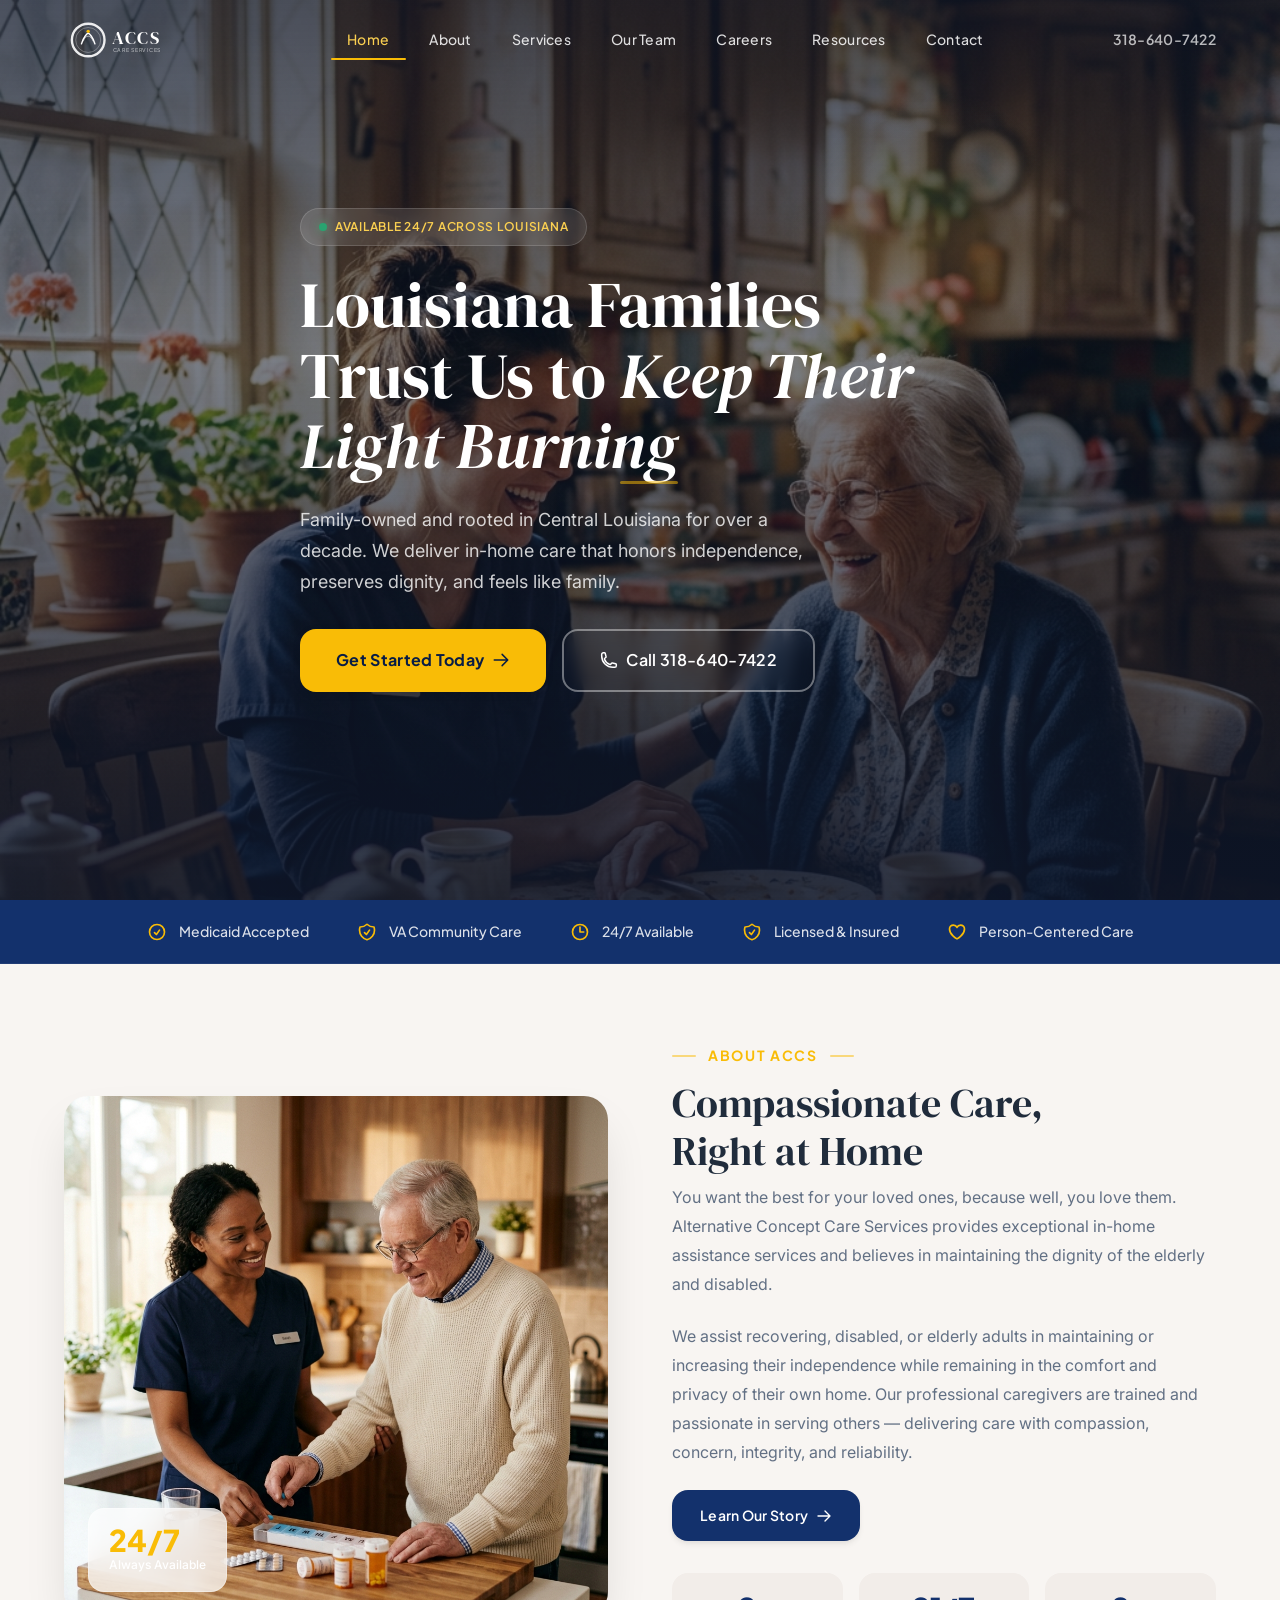
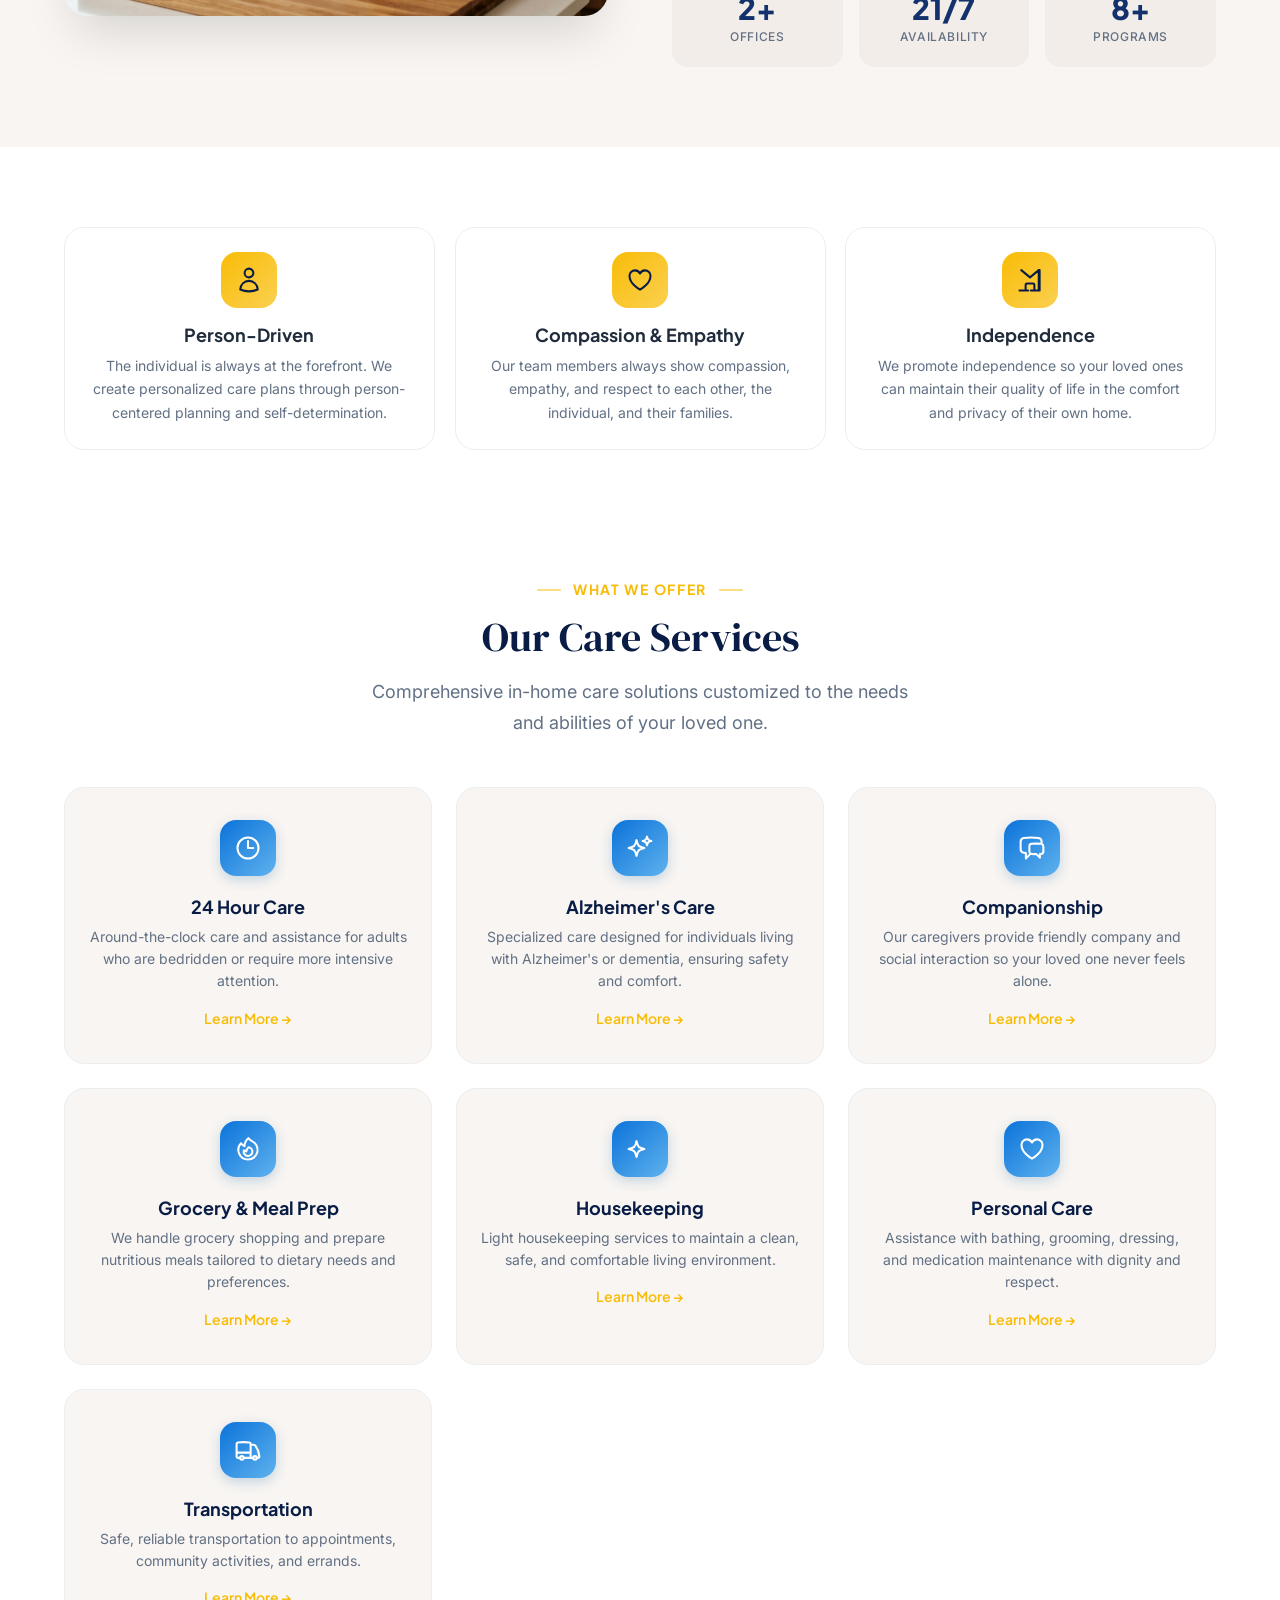
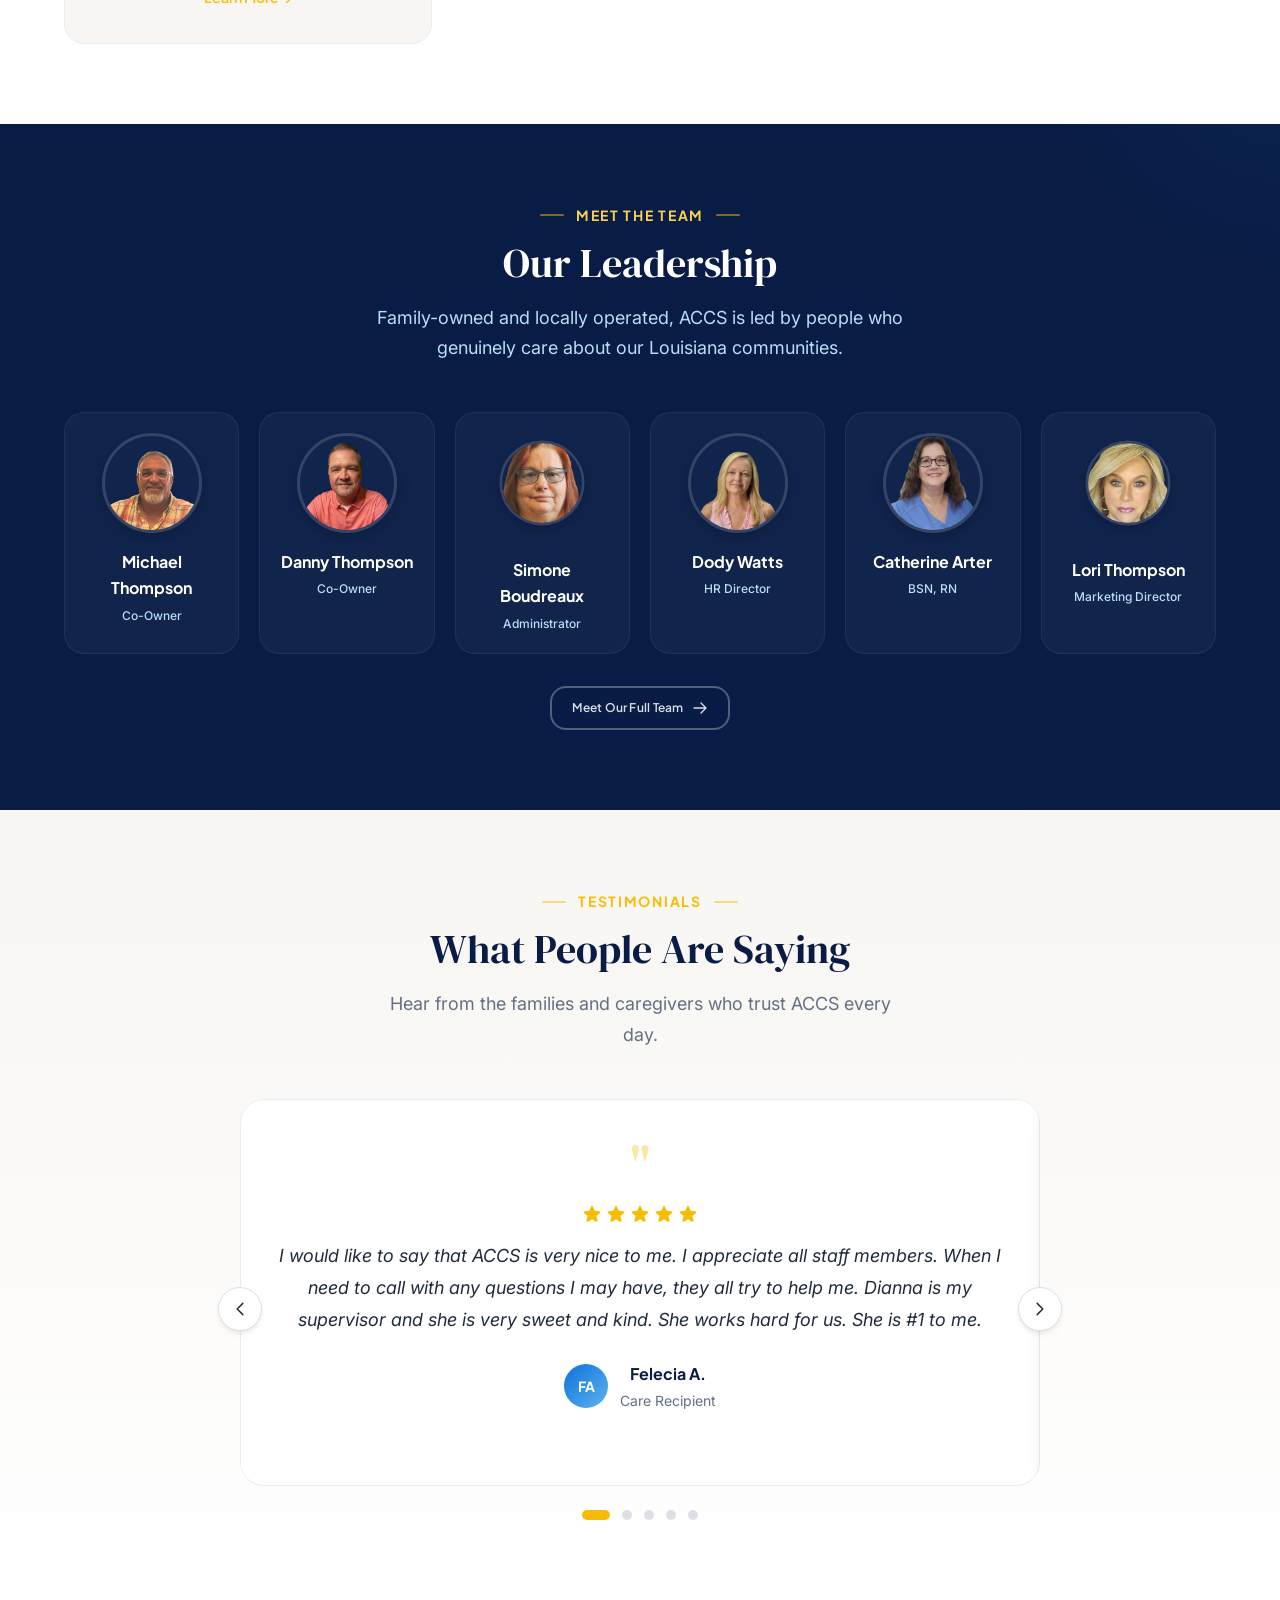
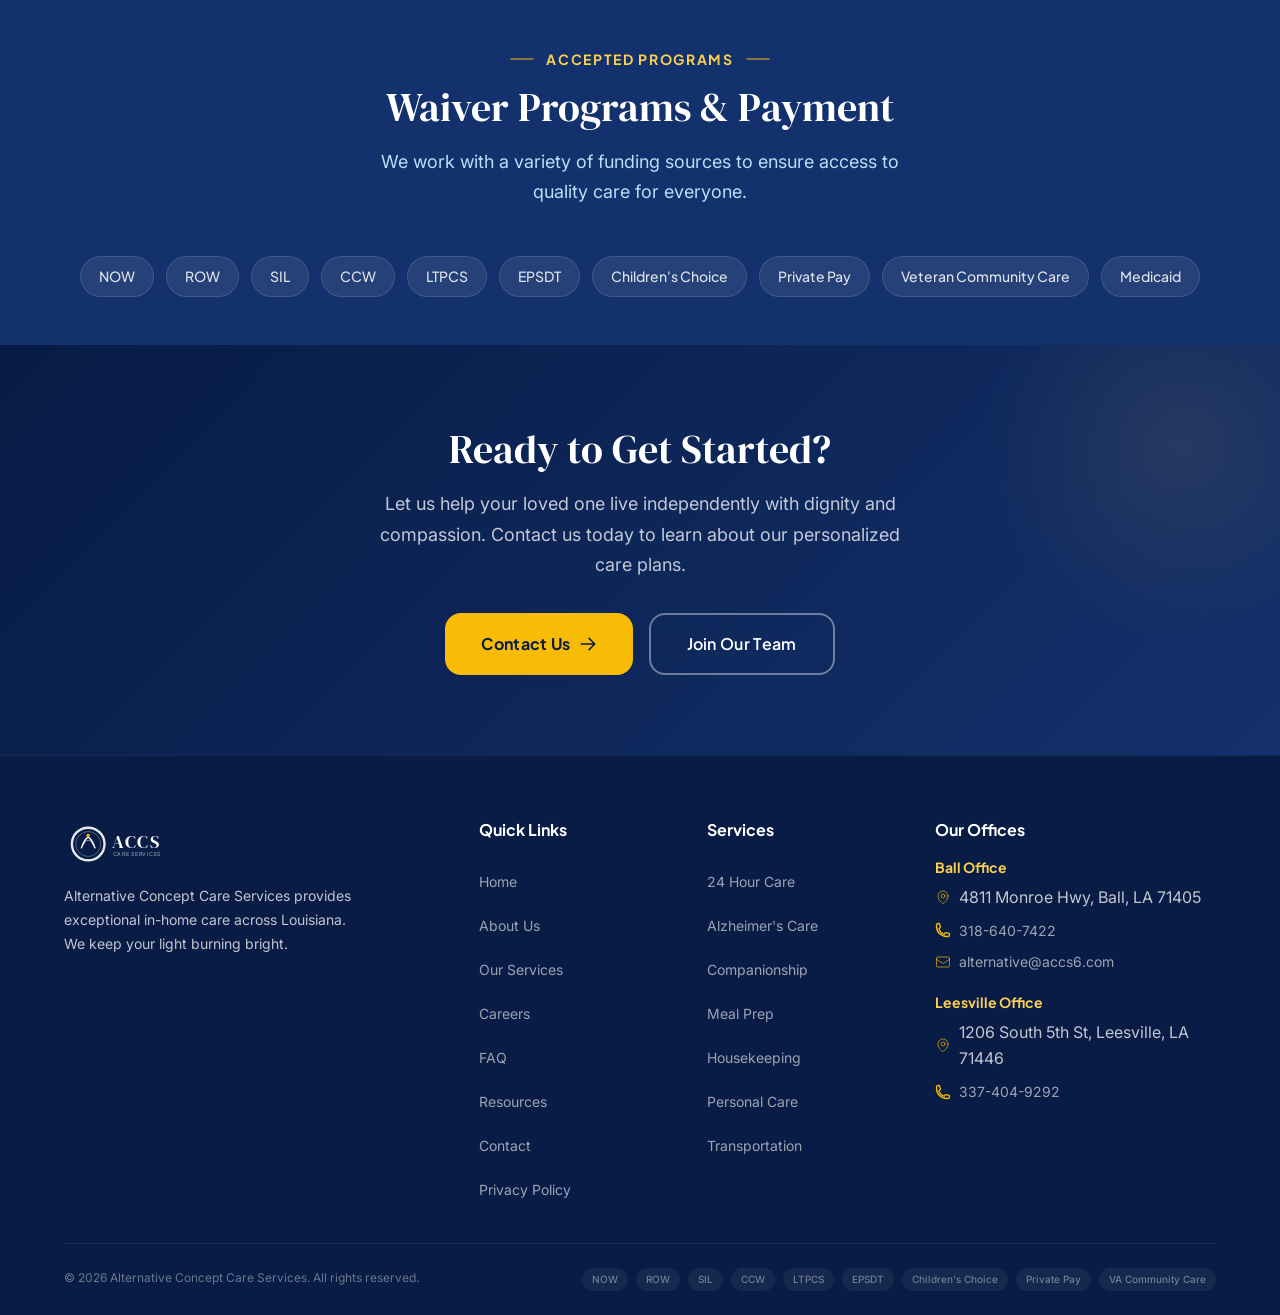
<file: index.html>
<!DOCTYPE html>
<html lang="en">
<head>
  <meta charset="UTF-8">
  <meta name="viewport" content="width=device-width, initial-scale=1.0, viewport-fit=cover">
  <meta name="theme-color" content="#0f172a">
  <meta name="description" content="Alternative Concept Care Services provides exceptional in-home care for elderly, disabled, and recovering adults across Louisiana. Available 24/7 — Medicaid, VA, and private pay accepted.">
  <meta name="keywords" content="home care, in-home care, Louisiana, elderly care, disabled care, Medicaid, VA Community Care, personal care, companionship">
  
  <title>ACCS | We Keep Your Light Burning Bright — In-Home Care Services, Louisiana</title>
  
  <link rel="icon" type="image/svg+xml" href="favicon.svg">
  
  <!-- Open Graph -->
  <meta property="og:title" content="ACCS — In-Home Care Services, Louisiana">
  <meta property="og:description" content="Family-owned in-home care for elderly, disabled, and recovering adults across Louisiana. Available 24/7 — Medicaid, VA, and private pay accepted.">
  <meta property="og:type" content="website">
  <meta property="og:url" content="https://www.accs6.com/">
  <meta property="og:image" content="https://www.accs6.com/assets/images/hero-care.png">
  <meta property="og:site_name" content="ACCS Care Services">
  
  <!-- Twitter Card -->
  <meta name="twitter:card" content="summary_large_image">
  <meta name="twitter:title" content="ACCS — In-Home Care Services, Louisiana">
  <meta name="twitter:description" content="Family-owned in-home care across Louisiana. Available 24/7.">
  <meta name="twitter:image" content="https://www.accs6.com/assets/images/hero-care.png">

  <link rel="preconnect" href="https://fonts.googleapis.com">
  <link rel="preconnect" href="https://fonts.gstatic.com" crossorigin>

  <link rel="stylesheet" href="css/index.css">
  <link rel="stylesheet" href="css/components.css">

  <!-- LocalBusiness Structured Data -->
  <script type="application/ld+json">
  {
    "@context": "https://schema.org",
    "@type": "HomeHealthCareService",
    "name": "Alternative Concept Care Services",
    "alternateName": "ACCS",
    "url": "https://www.accs6.com",
    "telephone": "+1-318-640-7422",
    "email": "alternative@accs6.com",
    "description": "Family-owned in-home care services for elderly, disabled, and recovering adults across Louisiana. Available 24/7.",
    "areaServed": {
      "@type": "State",
      "name": "Louisiana"
    },
    "priceRange": "$$",
    "openingHoursSpecification": {
      "@type": "OpeningHoursSpecification",
      "dayOfWeek": ["Monday","Tuesday","Wednesday","Thursday","Friday","Saturday","Sunday"],
      "opens": "00:00",
      "closes": "23:59"
    },
    "location": [
      {
        "@type": "Place",
        "name": "Ball Office",
        "address": {
          "@type": "PostalAddress",
          "streetAddress": "4811 Monroe Hwy",
          "addressLocality": "Ball",
          "addressRegion": "LA",
          "postalCode": "71405"
        },
        "telephone": "+1-318-640-7422"
      },
      {
        "@type": "Place",
        "name": "Leesville Office",
        "address": {
          "@type": "PostalAddress",
          "streetAddress": "1206 South 5th St",
          "addressLocality": "Leesville",
          "addressRegion": "LA",
          "postalCode": "71446"
        },
        "telephone": "+1-337-404-9292"
      }
    ],
    "sameAs": []
  }
  </script>

  <style>
    /* Ripple effect */
    .ripple {
      position: absolute;
      border-radius: 50%;
      background: rgba(255,255,255,0.3);
      transform: scale(0);
      animation: ripple-anim 0.6s ease-out;
      pointer-events: none;
    }
    @keyframes ripple-anim {
      to { transform: scale(4); opacity: 0; }
    }
    /* Stagger animation */
    .stagger-in {
      animation: fadeInUp 0.5s var(--ease-out) both;
    }
  </style>
</head>
<body>

  <!-- ═══════ HERO SECTION ═══════ -->
  <section class="hero" id="hero">
    <div class="hero-bg">
      <video id="hero-vid" autoplay muted loop playsinline preload="auto" poster="assets/images/hero-care.png">
        <source src="assets/images/hero-video.mp4" type="video/mp4">
      </video>
      <script>
        var v = document.getElementById('hero-vid');
        v.play().catch(function(){
          document.addEventListener('touchstart', function(){v.play();}, {once:true});
        });
      </script>
    </div>
    <div class="hero-overlay"></div>
    <div class="hero-beacon"></div>

    <div class="container hero-content">
      <div class="hero-badge">
        <span class="pulse-dot"></span>
        Available 24/7 Across Louisiana
      </div>
      
      <h1 class="hero-title">
        Louisiana Families Trust Us to <span class="highlight">Keep Their Light Burning</span>
      </h1>
      
      <p class="hero-subtitle">
        Family-owned and rooted in Central Louisiana for over a decade. We deliver in-home care that honors independence, preserves dignity, and feels like family.
      </p>

      <div class="hero-actions">
        <a href="contact.html" class="btn btn-primary btn-lg">
          Get Started Today
          <svg xmlns="http://www.w3.org/2000/svg" fill="none" viewBox="0 0 24 24" stroke="currentColor" width="18" height="18"><path stroke-linecap="round" stroke-linejoin="round" stroke-width="2" d="M13.5 4.5L21 12m0 0l-7.5 7.5M21 12H3"/></svg>
        </a>
        <a href="tel:318-640-7422" class="btn btn-outline btn-lg">
          <svg xmlns="http://www.w3.org/2000/svg" fill="none" viewBox="0 0 24 24" stroke="currentColor" width="18" height="18"><path stroke-linecap="round" stroke-linejoin="round" stroke-width="2" d="M2.25 6.75c0 8.284 6.716 15 15 15h2.25a2.25 2.25 0 002.25-2.25v-1.372c0-.516-.351-.966-.852-1.091l-4.423-1.106c-.44-.11-.902.055-1.173.417l-.97 1.293c-.282.376-.769.542-1.21.38a12.035 12.035 0 01-7.143-7.143c-.162-.441.004-.928.38-1.21l1.293-.97c.363-.271.527-.734.417-1.173L6.963 3.102a1.125 1.125 0 00-1.091-.852H4.5A2.25 2.25 0 002.25 4.5v2.25z"/></svg>
          Call 318-640-7422
        </a>
      </div>
    </div>
  </section>

  <!-- ═══════ TRUST BAR ═══════ -->
  <section class="trust-bar" aria-label="Trust indicators">
    <div class="container">
      <div class="trust-bar-inner">
        <div class="trust-item">
          <svg xmlns="http://www.w3.org/2000/svg" fill="none" viewBox="0 0 24 24" stroke="currentColor"><path stroke-linecap="round" stroke-linejoin="round" stroke-width="2" d="M9 12.75L11.25 15 15 9.75M21 12a9 9 0 11-18 0 9 9 0 0118 0z"/></svg>
          <span>Medicaid Accepted</span>
        </div>
        <div class="trust-item">
          <svg xmlns="http://www.w3.org/2000/svg" fill="none" viewBox="0 0 24 24" stroke="currentColor"><path stroke-linecap="round" stroke-linejoin="round" stroke-width="2" d="M9 12.75L11.25 15 15 9.75m-3-7.036A11.959 11.959 0 013.598 6 11.99 11.99 0 003 9.749c0 5.592 3.824 10.29 9 11.623 5.176-1.332 9-6.03 9-11.622 0-1.31-.21-2.571-.598-3.751h-.152c-3.196 0-6.1-1.248-8.25-3.285z"/></svg>
          <span>VA Community Care</span>
        </div>
        <div class="trust-item">
          <svg xmlns="http://www.w3.org/2000/svg" fill="none" viewBox="0 0 24 24" stroke="currentColor"><path stroke-linecap="round" stroke-linejoin="round" stroke-width="2" d="M12 6v6h4.5m4.5 0a9 9 0 11-18 0 9 9 0 0118 0z"/></svg>
          <span>24/7 Available</span>
        </div>
        <div class="trust-item">
          <svg xmlns="http://www.w3.org/2000/svg" fill="none" viewBox="0 0 24 24" stroke="currentColor"><path stroke-linecap="round" stroke-linejoin="round" stroke-width="2" d="M9 12.75L11.25 15 15 9.75m-3-7.036A11.959 11.959 0 013.598 6 11.99 11.99 0 003 9.749c0 5.592 3.824 10.29 9 11.623 5.176-1.332 9-6.03 9-11.622 0-1.31-.21-2.571-.598-3.751h-.152c-3.196 0-6.1-1.248-8.25-3.285z"/></svg>
          <span>Licensed &amp; Insured</span>
        </div>
        <div class="trust-item">
          <svg xmlns="http://www.w3.org/2000/svg" fill="none" viewBox="0 0 24 24" stroke="currentColor"><path stroke-linecap="round" stroke-linejoin="round" stroke-width="2" d="M21 8.25c0-2.485-2.099-4.5-4.688-4.5-1.935 0-3.597 1.126-4.312 2.733-.715-1.607-2.377-2.733-4.313-2.733C5.1 3.75 3 5.765 3 8.25c0 7.22 9 12 9 12s9-4.78 9-12z"/></svg>
          <span>Person-Centered Care</span>
        </div>
      </div>
    </div>
  </section>

  <!-- ═══════ ABOUT SECTION ═══════ -->
  <section class="section" id="about">
    <div class="container">
      <div class="about-grid">
        <div class="about-image reveal">
          <img src="assets/images/services-care.png" alt="Caregiver providing attentive in-home assistance" loading="lazy">
          <div class="about-image-badge">
            <div class="badge-number">24/7</div>
            <div class="badge-text">Always Available</div>
          </div>
        </div>
        <div class="about-text reveal reveal-delay-2">
          <div class="section-label" style="margin-bottom: var(--space-3);">
            About ACCS
          </div>
          <h2>Compassionate Care,<br>Right at Home</h2>
          <p>
            You want the best for your loved ones, because well, you love them. Alternative Concept Care Services provides exceptional in-home assistance services and believes in maintaining the dignity of the elderly and disabled.
          </p>
          <p>
            We assist recovering, disabled, or elderly adults in maintaining or increasing their independence while remaining in the comfort and privacy of their own home. Our professional caregivers are trained and passionate in serving others — delivering care with compassion, concern, integrity, and reliability.
          </p>
          <a href="about.html" class="btn btn-secondary">
            Learn Our Story
            <svg xmlns="http://www.w3.org/2000/svg" fill="none" viewBox="0 0 24 24" stroke="currentColor" width="16" height="16"><path stroke-linecap="round" stroke-linejoin="round" stroke-width="2" d="M13.5 4.5L21 12m0 0l-7.5 7.5M21 12H3"/></svg>
          </a>

          <div class="about-stats">
            <div class="stat-card reveal reveal-delay-3">
              <div class="stat-number" data-count="2" data-suffix="+">0</div>
              <div class="stat-label">Offices</div>
            </div>
            <div class="stat-card reveal reveal-delay-4">
              <div class="stat-number" data-count="24" data-suffix="/7">0</div>
              <div class="stat-label">Availability</div>
            </div>
            <div class="stat-card reveal reveal-delay-5">
              <div class="stat-number" data-count="9" data-suffix="+">0</div>
              <div class="stat-label">Programs</div>
            </div>
          </div>
        </div>
      </div>
    </div>
  </section>

  <!-- ═══════ VALUES SECTION ═══════ -->
  <section class="section-sm" style="background: var(--white);">
    <div class="container">
      <div class="values-grid stagger-grid">
        <div class="value-card">
          <div class="value-icon">
            <svg xmlns="http://www.w3.org/2000/svg" fill="none" viewBox="0 0 24 24" stroke="currentColor"><path stroke-linecap="round" stroke-linejoin="round" d="M15.75 6a3.75 3.75 0 11-7.5 0 3.75 3.75 0 017.5 0zM4.501 20.118a7.5 7.5 0 0114.998 0A17.933 17.933 0 0112 21.75c-2.676 0-5.216-.584-7.499-1.632z"/></svg>
          </div>
          <h3>Person-Driven</h3>
          <p>The individual is always at the forefront. We create personalized care plans through person-centered planning and self-determination.</p>
        </div>
        <div class="value-card">
          <div class="value-icon">
            <svg xmlns="http://www.w3.org/2000/svg" fill="none" viewBox="0 0 24 24" stroke="currentColor"><path stroke-linecap="round" stroke-linejoin="round" d="M21 8.25c0-2.485-2.099-4.5-4.688-4.5-1.935 0-3.597 1.126-4.312 2.733-.715-1.607-2.377-2.733-4.313-2.733C5.1 3.75 3 5.765 3 8.25c0 7.22 9 12 9 12s9-4.78 9-12z"/></svg>
          </div>
          <h3>Compassion &amp; Empathy</h3>
          <p>Our team members always show compassion, empathy, and respect to each other, the individual, and their families.</p>
        </div>
        <div class="value-card">
          <div class="value-icon">
            <svg xmlns="http://www.w3.org/2000/svg" fill="none" viewBox="0 0 24 24" stroke="currentColor"><path stroke-linecap="round" stroke-linejoin="round" d="M8.25 21v-4.875c0-.621.504-1.125 1.125-1.125h5.25c.621 0 1.125.504 1.125 1.125V21m0 0h4.5V3.545M12.75 21h7.5M10.5 21H3m16.5 0V3.545m0 0L12 9.75 4.5 3.545"/></svg>
          </div>
          <h3>Independence</h3>
          <p>We promote independence so your loved ones can maintain their quality of life in the comfort and privacy of their own home.</p>
        </div>
      </div>
    </div>
  </section>

  <!-- ═══════ SERVICES SECTION ═══════ -->
  <section class="section services-section" id="services">
    <div class="container">
      <div class="section-header reveal">
        <div class="section-label">What We Offer</div>
        <h2 class="section-title">Our Care Services</h2>
        <p class="section-subtitle">Comprehensive in-home care solutions customized to the needs and abilities of your loved one.</p>
      </div>

      <div class="services-grid stagger-grid">
        <div class="service-card" onclick="window.location='services.html'">
          <div class="service-icon">
            <svg xmlns="http://www.w3.org/2000/svg" fill="none" viewBox="0 0 24 24" stroke="currentColor" width="28" height="28" stroke-width="1.75"><path stroke-linecap="round" stroke-linejoin="round" d="M12 6v6h4.5m4.5 0a9 9 0 11-18 0 9 9 0 0118 0z"/></svg>
          </div>
          <div class="service-content">
            <h3>24 Hour Care</h3>
            <p>Around-the-clock care and assistance for adults who are bedridden or require more intensive attention.</p>
            <span class="service-link">Learn More →</span>
          </div>
        </div>

        <div class="service-card" onclick="window.location='services.html'">
          <div class="service-icon">
            <svg xmlns="http://www.w3.org/2000/svg" fill="none" viewBox="0 0 24 24" stroke="currentColor" width="28" height="28" stroke-width="1.75"><path stroke-linecap="round" stroke-linejoin="round" d="M9.813 15.904L9 18.75l-.813-2.846a4.5 4.5 0 00-3.09-3.09L2.25 12l2.846-.813a4.5 4.5 0 003.09-3.09L9 5.25l.813 2.846a4.5 4.5 0 003.09 3.09L15.75 12l-2.846.813a4.5 4.5 0 00-3.09 3.09zM18.259 8.715L18 9.75l-.259-1.035a3.375 3.375 0 00-2.455-2.456L14.25 6l1.036-.259a3.375 3.375 0 002.455-2.456L18 2.25l.259 1.035a3.375 3.375 0 002.455 2.456L21.75 6l-1.036.259a3.375 3.375 0 00-2.455 2.456z"/></svg>
          </div>
          <div class="service-content">
            <h3>Alzheimer's Care</h3>
            <p>Specialized care designed for individuals living with Alzheimer's or dementia, ensuring safety and comfort.</p>
            <span class="service-link">Learn More →</span>
          </div>
        </div>

        <div class="service-card" onclick="window.location='services.html'">
          <div class="service-icon">
            <svg xmlns="http://www.w3.org/2000/svg" fill="none" viewBox="0 0 24 24" stroke="currentColor" width="28" height="28" stroke-width="1.75"><path stroke-linecap="round" stroke-linejoin="round" d="M20.25 8.511c.884.284 1.5 1.128 1.5 2.097v4.286c0 1.136-.847 2.1-1.98 2.193-.34.027-.68.052-1.02.072v3.091l-3-3c-1.354 0-2.694-.055-4.02-.163a2.115 2.115 0 01-.825-.242m9.345-8.334a2.126 2.126 0 00-.476-.095 48.64 48.64 0 00-8.048 0c-1.131.094-1.976 1.057-1.976 2.192v4.286c0 .837.46 1.58 1.155 1.951m9.345-8.334V6.637c0-1.621-1.152-3.026-2.76-3.235A48.455 48.455 0 0011.25 3c-2.115 0-4.198.137-6.24.402-1.608.209-2.76 1.614-2.76 3.235v6.226c0 1.621 1.152 3.026 2.76 3.235.577.075 1.157.14 1.74.194V21l4.155-4.155"/></svg>
          </div>
          <div class="service-content">
            <h3>Companionship</h3>
            <p>Our caregivers provide friendly company and social interaction so your loved one never feels alone.</p>
            <span class="service-link">Learn More →</span>
          </div>
        </div>

        <div class="service-card" onclick="window.location='services.html'">
          <div class="service-icon">
            <svg xmlns="http://www.w3.org/2000/svg" fill="none" viewBox="0 0 24 24" stroke="currentColor" width="28" height="28" stroke-width="1.75"><path stroke-linecap="round" stroke-linejoin="round" d="M15.362 5.214A8.252 8.252 0 0112 21 8.25 8.25 0 016.038 7.048 8.287 8.287 0 009 9.6a8.983 8.983 0 013.361-6.867 8.21 8.21 0 003 2.48z"/><path stroke-linecap="round" stroke-linejoin="round" d="M12 18a3.75 3.75 0 00.495-7.467 5.99 5.99 0 00-1.925 3.546 5.974 5.974 0 01-2.133-1.001A3.75 3.75 0 0012 18z"/></svg>
          </div>
          <div class="service-content">
            <h3>Grocery &amp; Meal Prep</h3>
            <p>We handle grocery shopping and prepare nutritious meals tailored to dietary needs and preferences.</p>
            <span class="service-link">Learn More →</span>
          </div>
        </div>

        <div class="service-card" onclick="window.location='services.html'">
          <div class="service-icon">
            <svg xmlns="http://www.w3.org/2000/svg" fill="none" viewBox="0 0 24 24" stroke="currentColor" width="28" height="28" stroke-width="1.75"><path stroke-linecap="round" stroke-linejoin="round" d="M9.813 15.904L9 18.75l-.813-2.846a4.5 4.5 0 00-3.09-3.09L2.25 12l2.846-.813a4.5 4.5 0 003.09-3.09L9 5.25l.813 2.846a4.5 4.5 0 003.09 3.09L15.75 12l-2.846.813a4.5 4.5 0 00-3.09 3.09z"/></svg>
          </div>
          <div class="service-content">
            <h3>Housekeeping</h3>
            <p>Light housekeeping services to maintain a clean, safe, and comfortable living environment.</p>
            <span class="service-link">Learn More →</span>
          </div>
        </div>

        <div class="service-card" onclick="window.location='services.html'">
          <div class="service-icon">
            <svg xmlns="http://www.w3.org/2000/svg" fill="none" viewBox="0 0 24 24" stroke="currentColor" width="28" height="28" stroke-width="1.75"><path stroke-linecap="round" stroke-linejoin="round" d="M21 8.25c0-2.485-2.099-4.5-4.688-4.5-1.935 0-3.597 1.126-4.312 2.733-.715-1.607-2.377-2.733-4.313-2.733C5.1 3.75 3 5.765 3 8.25c0 7.22 9 12 9 12s9-4.78 9-12z"/></svg>
          </div>
          <div class="service-content">
            <h3>Personal Care</h3>
            <p>Assistance with bathing, grooming, dressing, and medication maintenance with dignity and respect.</p>
            <span class="service-link">Learn More →</span>
          </div>
        </div>

        <div class="service-card" onclick="window.location='services.html'">
          <div class="service-icon">
            <svg xmlns="http://www.w3.org/2000/svg" fill="none" viewBox="0 0 24 24" stroke="currentColor" width="28" height="28" stroke-width="1.75"><path stroke-linecap="round" stroke-linejoin="round" d="M8.25 18.75a1.5 1.5 0 01-3 0m3 0a1.5 1.5 0 00-3 0m3 0h6m-9 0H3.375a1.125 1.125 0 01-1.125-1.125V14.25m17.25 4.5a1.5 1.5 0 01-3 0m3 0a1.5 1.5 0 00-3 0m3 0h1.125c.621 0 1.129-.504 1.09-1.124a17.902 17.902 0 00-3.213-9.193 2.056 2.056 0 00-1.58-.86H14.25M16.5 18.75h-2.25m0-11.177v-.958c0-.568-.422-1.048-.987-1.106a48.554 48.554 0 00-10.026 0 1.106 1.106 0 00-.987 1.106v7.635m12-6.677v6.677m0 4.5v-4.5m0 0h-12"/></svg>
          </div>
          <div class="service-content">
            <h3>Transportation</h3>
            <p>Safe, reliable transportation to appointments, community activities, and errands.</p>
            <span class="service-link">Learn More →</span>
          </div>
        </div>
      </div>
    </div>
  </section>

  <!-- ═══════ TEAM SECTION ═══════ -->
  <section class="section team-section" id="team">
    <div class="container">
      <div class="section-header section-header-light reveal">
        <div class="section-label" style="color: var(--warmth-light);">Meet the Team</div>
        <h2 class="section-title" style="color: var(--white);">Our Leadership</h2>
        <p class="section-subtitle" style="color: var(--sky-light);">Family-owned and locally operated, ACCS is led by people who genuinely care about our Louisiana communities.</p>
      </div>

      <div class="team-scroll">
        <div class="team-card">
          <img class="team-photo" src="img/team/michael-thompson.png" alt="Michael Thompson" loading="lazy">
          <div class="team-name">Michael Thompson</div>
          <div class="team-role">Co-Owner</div>
        </div>
        <div class="team-card">
          <img class="team-photo" src="img/team/danny-thompson.png" alt="Danny Thompson" loading="lazy">
          <div class="team-name">Danny Thompson</div>
          <div class="team-role">Co-Owner</div>
        </div>
        <div class="team-card">
          <img class="team-photo team-photo-wide" src="img/team/simone-boudreaux.png" alt="Simone Boudreaux" loading="lazy">
          <div class="team-name">Simone Boudreaux</div>
          <div class="team-role">Administrator</div>
        </div>
        <div class="team-card">
          <img class="team-photo" src="img/team/dody-watts.png" alt="Dody Watts" loading="lazy">
          <div class="team-name">Dody Watts</div>
          <div class="team-role">HR Director</div>
        </div>
        <div class="team-card">
          <img class="team-photo" src="img/team/catherine-arter.png" alt="Catherine Arter" loading="lazy">
          <div class="team-name">Catherine Arter</div>
          <div class="team-role">BSN, RN</div>
        </div>
        <div class="team-card">
          <img class="team-photo team-photo-wide" src="img/team/lori-thompson.png" alt="Lori Thompson" loading="lazy">
          <div class="team-name">Lori Thompson</div>
          <div class="team-role">Marketing Director</div>
        </div>
      </div>

      <div style="text-align: center; margin-top: var(--space-8);">
        <a href="about.html#team" class="btn btn-outline btn-sm" style="border-color: rgba(255,255,255,0.3); color: rgba(255,255,255,0.85);">
          Meet Our Full Team
          <svg xmlns="http://www.w3.org/2000/svg" fill="none" viewBox="0 0 24 24" stroke="currentColor" width="16" height="16"><path stroke-linecap="round" stroke-linejoin="round" stroke-width="2" d="M13.5 4.5L21 12m0 0l-7.5 7.5M21 12H3"/></svg>
        </a>
      </div>
    </div>
  </section>

  <!-- ═══════ TESTIMONIALS ═══════ -->
  <section class="section testimonials-section" id="testimonials">
    <div class="container">
      <div class="section-header reveal">
        <div class="section-label">Testimonials</div>
        <h2 class="section-title">What People Are Saying</h2>
        <p class="section-subtitle">Hear from the families and caregivers who trust ACCS every day.</p>
      </div>

      <div class="testimonial-carousel reveal">
        <button class="carousel-btn prev" aria-label="Previous testimonial">
          <svg xmlns="http://www.w3.org/2000/svg" fill="none" viewBox="0 0 24 24" stroke="currentColor"><path stroke-linecap="round" stroke-linejoin="round" stroke-width="2" d="M15.75 19.5L8.25 12l7.5-7.5"/></svg>
        </button>
        <button class="carousel-btn next" aria-label="Next testimonial">
          <svg xmlns="http://www.w3.org/2000/svg" fill="none" viewBox="0 0 24 24" stroke="currentColor"><path stroke-linecap="round" stroke-linejoin="round" stroke-width="2" d="M8.25 4.5l7.5 7.5-7.5 7.5"/></svg>
        </button>

        <div class="testimonial-track">
          <div class="testimonial-slides">
            <!-- Slide 1 -->
            <div class="testimonial-slide">
              <div class="testimonial-quote-icon">"</div>
              <div class="testimonial-stars">
                <svg xmlns="http://www.w3.org/2000/svg" viewBox="0 0 24 24" fill="currentColor" width="20" height="20"><path d="M10.788 3.21c.448-1.077 1.976-1.077 2.424 0l2.082 5.007 5.404.433c1.164.093 1.636 1.545.749 2.305l-4.117 3.527 1.257 5.273c.271 1.136-.964 2.033-1.96 1.425L12 18.354 7.373 21.18c-.996.608-2.231-.29-1.96-1.425l1.257-5.273-4.117-3.527c-.887-.76-.415-2.212.749-2.305l5.404-.433 2.082-5.006z"/></svg>
                <svg xmlns="http://www.w3.org/2000/svg" viewBox="0 0 24 24" fill="currentColor" width="20" height="20"><path d="M10.788 3.21c.448-1.077 1.976-1.077 2.424 0l2.082 5.007 5.404.433c1.164.093 1.636 1.545.749 2.305l-4.117 3.527 1.257 5.273c.271 1.136-.964 2.033-1.96 1.425L12 18.354 7.373 21.18c-.996.608-2.231-.29-1.96-1.425l1.257-5.273-4.117-3.527c-.887-.76-.415-2.212.749-2.305l5.404-.433 2.082-5.006z"/></svg>
                <svg xmlns="http://www.w3.org/2000/svg" viewBox="0 0 24 24" fill="currentColor" width="20" height="20"><path d="M10.788 3.21c.448-1.077 1.976-1.077 2.424 0l2.082 5.007 5.404.433c1.164.093 1.636 1.545.749 2.305l-4.117 3.527 1.257 5.273c.271 1.136-.964 2.033-1.96 1.425L12 18.354 7.373 21.18c-.996.608-2.231-.29-1.96-1.425l1.257-5.273-4.117-3.527c-.887-.76-.415-2.212.749-2.305l5.404-.433 2.082-5.006z"/></svg>
                <svg xmlns="http://www.w3.org/2000/svg" viewBox="0 0 24 24" fill="currentColor" width="20" height="20"><path d="M10.788 3.21c.448-1.077 1.976-1.077 2.424 0l2.082 5.007 5.404.433c1.164.093 1.636 1.545.749 2.305l-4.117 3.527 1.257 5.273c.271 1.136-.964 2.033-1.96 1.425L12 18.354 7.373 21.18c-.996.608-2.231-.29-1.96-1.425l1.257-5.273-4.117-3.527c-.887-.76-.415-2.212.749-2.305l5.404-.433 2.082-5.006z"/></svg>
                <svg xmlns="http://www.w3.org/2000/svg" viewBox="0 0 24 24" fill="currentColor" width="20" height="20"><path d="M10.788 3.21c.448-1.077 1.976-1.077 2.424 0l2.082 5.007 5.404.433c1.164.093 1.636 1.545.749 2.305l-4.117 3.527 1.257 5.273c.271 1.136-.964 2.033-1.96 1.425L12 18.354 7.373 21.18c-.996.608-2.231-.29-1.96-1.425l1.257-5.273-4.117-3.527c-.887-.76-.415-2.212.749-2.305l5.404-.433 2.082-5.006z"/></svg>
              </div>
              <p class="testimonial-text">
                I would like to say that ACCS is very nice to me. I appreciate all staff members. When I need to call with any questions I may have, they all try to help me. Dianna is my supervisor and she is very sweet and kind. She works hard for us. She is #1 to me.
              </p>
              <div class="testimonial-author-block">
                <div class="testimonial-avatar">FA</div>
                <div>
                  <div class="testimonial-author">Felecia A.</div>
                  <div class="testimonial-role">Care Recipient</div>
                </div>
              </div>
            </div>

            <!-- Slide 2 -->
            <div class="testimonial-slide">
              <div class="testimonial-quote-icon">"</div>
              <div class="testimonial-stars">
                <svg xmlns="http://www.w3.org/2000/svg" viewBox="0 0 24 24" fill="currentColor" width="20" height="20"><path d="M10.788 3.21c.448-1.077 1.976-1.077 2.424 0l2.082 5.007 5.404.433c1.164.093 1.636 1.545.749 2.305l-4.117 3.527 1.257 5.273c.271 1.136-.964 2.033-1.96 1.425L12 18.354 7.373 21.18c-.996.608-2.231-.29-1.96-1.425l1.257-5.273-4.117-3.527c-.887-.76-.415-2.212.749-2.305l5.404-.433 2.082-5.006z"/></svg>
                <svg xmlns="http://www.w3.org/2000/svg" viewBox="0 0 24 24" fill="currentColor" width="20" height="20"><path d="M10.788 3.21c.448-1.077 1.976-1.077 2.424 0l2.082 5.007 5.404.433c1.164.093 1.636 1.545.749 2.305l-4.117 3.527 1.257 5.273c.271 1.136-.964 2.033-1.96 1.425L12 18.354 7.373 21.18c-.996.608-2.231-.29-1.96-1.425l1.257-5.273-4.117-3.527c-.887-.76-.415-2.212.749-2.305l5.404-.433 2.082-5.006z"/></svg>
                <svg xmlns="http://www.w3.org/2000/svg" viewBox="0 0 24 24" fill="currentColor" width="20" height="20"><path d="M10.788 3.21c.448-1.077 1.976-1.077 2.424 0l2.082 5.007 5.404.433c1.164.093 1.636 1.545.749 2.305l-4.117 3.527 1.257 5.273c.271 1.136-.964 2.033-1.96 1.425L12 18.354 7.373 21.18c-.996.608-2.231-.29-1.96-1.425l1.257-5.273-4.117-3.527c-.887-.76-.415-2.212.749-2.305l5.404-.433 2.082-5.006z"/></svg>
                <svg xmlns="http://www.w3.org/2000/svg" viewBox="0 0 24 24" fill="currentColor" width="20" height="20"><path d="M10.788 3.21c.448-1.077 1.976-1.077 2.424 0l2.082 5.007 5.404.433c1.164.093 1.636 1.545.749 2.305l-4.117 3.527 1.257 5.273c.271 1.136-.964 2.033-1.96 1.425L12 18.354 7.373 21.18c-.996.608-2.231-.29-1.96-1.425l1.257-5.273-4.117-3.527c-.887-.76-.415-2.212.749-2.305l5.404-.433 2.082-5.006z"/></svg>
                <svg xmlns="http://www.w3.org/2000/svg" viewBox="0 0 24 24" fill="currentColor" width="20" height="20"><path d="M10.788 3.21c.448-1.077 1.976-1.077 2.424 0l2.082 5.007 5.404.433c1.164.093 1.636 1.545.749 2.305l-4.117 3.527 1.257 5.273c.271 1.136-.964 2.033-1.96 1.425L12 18.354 7.373 21.18c-.996.608-2.231-.29-1.96-1.425l1.257-5.273-4.117-3.527c-.887-.76-.415-2.212.749-2.305l5.404-.433 2.082-5.006z"/></svg>
              </div>
              <p class="testimonial-text">
                My initial interaction with my Supervisor, Janeha, was very helpful. She answered any questions I had and explained the services I would be receiving. The staff has been doing a wonderful job. I've become stronger standing and walking. It's a Blessing and I Thank God for the help I receive from ACCS.
              </p>
              <div class="testimonial-author-block">
                <div class="testimonial-avatar">DB</div>
                <div>
                  <div class="testimonial-author">Darrell B.</div>
                  <div class="testimonial-role">Veteran</div>
                </div>
              </div>
            </div>

            <!-- Slide 3 -->
            <div class="testimonial-slide">
              <div class="testimonial-quote-icon">"</div>
              <div class="testimonial-stars">
                <svg xmlns="http://www.w3.org/2000/svg" viewBox="0 0 24 24" fill="currentColor" width="20" height="20"><path d="M10.788 3.21c.448-1.077 1.976-1.077 2.424 0l2.082 5.007 5.404.433c1.164.093 1.636 1.545.749 2.305l-4.117 3.527 1.257 5.273c.271 1.136-.964 2.033-1.96 1.425L12 18.354 7.373 21.18c-.996.608-2.231-.29-1.96-1.425l1.257-5.273-4.117-3.527c-.887-.76-.415-2.212.749-2.305l5.404-.433 2.082-5.006z"/></svg>
                <svg xmlns="http://www.w3.org/2000/svg" viewBox="0 0 24 24" fill="currentColor" width="20" height="20"><path d="M10.788 3.21c.448-1.077 1.976-1.077 2.424 0l2.082 5.007 5.404.433c1.164.093 1.636 1.545.749 2.305l-4.117 3.527 1.257 5.273c.271 1.136-.964 2.033-1.96 1.425L12 18.354 7.373 21.18c-.996.608-2.231-.29-1.96-1.425l1.257-5.273-4.117-3.527c-.887-.76-.415-2.212.749-2.305l5.404-.433 2.082-5.006z"/></svg>
                <svg xmlns="http://www.w3.org/2000/svg" viewBox="0 0 24 24" fill="currentColor" width="20" height="20"><path d="M10.788 3.21c.448-1.077 1.976-1.077 2.424 0l2.082 5.007 5.404.433c1.164.093 1.636 1.545.749 2.305l-4.117 3.527 1.257 5.273c.271 1.136-.964 2.033-1.96 1.425L12 18.354 7.373 21.18c-.996.608-2.231-.29-1.96-1.425l1.257-5.273-4.117-3.527c-.887-.76-.415-2.212.749-2.305l5.404-.433 2.082-5.006z"/></svg>
                <svg xmlns="http://www.w3.org/2000/svg" viewBox="0 0 24 24" fill="currentColor" width="20" height="20"><path d="M10.788 3.21c.448-1.077 1.976-1.077 2.424 0l2.082 5.007 5.404.433c1.164.093 1.636 1.545.749 2.305l-4.117 3.527 1.257 5.273c.271 1.136-.964 2.033-1.96 1.425L12 18.354 7.373 21.18c-.996.608-2.231-.29-1.96-1.425l1.257-5.273-4.117-3.527c-.887-.76-.415-2.212.749-2.305l5.404-.433 2.082-5.006z"/></svg>
                <svg xmlns="http://www.w3.org/2000/svg" viewBox="0 0 24 24" fill="currentColor" width="20" height="20"><path d="M10.788 3.21c.448-1.077 1.976-1.077 2.424 0l2.082 5.007 5.404.433c1.164.093 1.636 1.545.749 2.305l-4.117 3.527 1.257 5.273c.271 1.136-.964 2.033-1.96 1.425L12 18.354 7.373 21.18c-.996.608-2.231-.29-1.96-1.425l1.257-5.273-4.117-3.527c-.887-.76-.415-2.212.749-2.305l5.404-.433 2.082-5.006z"/></svg>
              </div>
              <p class="testimonial-text">
                I am extremely pleased with ACCS. Amelia, my Supervisor, is very personable and efficient. My staff is an amazing person. She is kind and very helpful. She takes excellent care of me and makes me laugh often, which benefits me in many ways. I Thank God for my staff and ACCS every single day.
              </p>
              <div class="testimonial-author-block">
                <div class="testimonial-avatar">GF</div>
                <div>
                  <div class="testimonial-author">Glenda F.</div>
                  <div class="testimonial-role">Care Recipient</div>
                </div>
              </div>
            </div>

            <!-- Slide 4 -->
            <div class="testimonial-slide">
              <div class="testimonial-quote-icon">"</div>
              <div class="testimonial-stars">
                <svg xmlns="http://www.w3.org/2000/svg" viewBox="0 0 24 24" fill="currentColor" width="20" height="20"><path d="M10.788 3.21c.448-1.077 1.976-1.077 2.424 0l2.082 5.007 5.404.433c1.164.093 1.636 1.545.749 2.305l-4.117 3.527 1.257 5.273c.271 1.136-.964 2.033-1.96 1.425L12 18.354 7.373 21.18c-.996.608-2.231-.29-1.96-1.425l1.257-5.273-4.117-3.527c-.887-.76-.415-2.212.749-2.305l5.404-.433 2.082-5.006z"/></svg>
                <svg xmlns="http://www.w3.org/2000/svg" viewBox="0 0 24 24" fill="currentColor" width="20" height="20"><path d="M10.788 3.21c.448-1.077 1.976-1.077 2.424 0l2.082 5.007 5.404.433c1.164.093 1.636 1.545.749 2.305l-4.117 3.527 1.257 5.273c.271 1.136-.964 2.033-1.96 1.425L12 18.354 7.373 21.18c-.996.608-2.231-.29-1.96-1.425l1.257-5.273-4.117-3.527c-.887-.76-.415-2.212.749-2.305l5.404-.433 2.082-5.006z"/></svg>
                <svg xmlns="http://www.w3.org/2000/svg" viewBox="0 0 24 24" fill="currentColor" width="20" height="20"><path d="M10.788 3.21c.448-1.077 1.976-1.077 2.424 0l2.082 5.007 5.404.433c1.164.093 1.636 1.545.749 2.305l-4.117 3.527 1.257 5.273c.271 1.136-.964 2.033-1.96 1.425L12 18.354 7.373 21.18c-.996.608-2.231-.29-1.96-1.425l1.257-5.273-4.117-3.527c-.887-.76-.415-2.212.749-2.305l5.404-.433 2.082-5.006z"/></svg>
                <svg xmlns="http://www.w3.org/2000/svg" viewBox="0 0 24 24" fill="currentColor" width="20" height="20"><path d="M10.788 3.21c.448-1.077 1.976-1.077 2.424 0l2.082 5.007 5.404.433c1.164.093 1.636 1.545.749 2.305l-4.117 3.527 1.257 5.273c.271 1.136-.964 2.033-1.96 1.425L12 18.354 7.373 21.18c-.996.608-2.231-.29-1.96-1.425l1.257-5.273-4.117-3.527c-.887-.76-.415-2.212.749-2.305l5.404-.433 2.082-5.006z"/></svg>
                <svg xmlns="http://www.w3.org/2000/svg" viewBox="0 0 24 24" fill="currentColor" width="20" height="20"><path d="M10.788 3.21c.448-1.077 1.976-1.077 2.424 0l2.082 5.007 5.404.433c1.164.093 1.636 1.545.749 2.305l-4.117 3.527 1.257 5.273c.271 1.136-.964 2.033-1.96 1.425L12 18.354 7.373 21.18c-.996.608-2.231-.29-1.96-1.425l1.257-5.273-4.117-3.527c-.887-.76-.415-2.212.749-2.305l5.404-.433 2.082-5.006z"/></svg>
              </div>
              <p class="testimonial-text">
                Mrs. Kimberly is my supervisor and when I say she goes above and beyond to make sure everything in the house and with the client is right, she does just that. She brings such a positive vibe. She is very professional and I love working under her.
              </p>
              <div class="testimonial-author-block">
                <div class="testimonial-avatar">TS</div>
                <div>
                  <div class="testimonial-author">Tranita S.</div>
                  <div class="testimonial-role">Direct Service Worker</div>
                </div>
              </div>
            </div>

            <!-- Slide 5 -->
            <div class="testimonial-slide">
              <div class="testimonial-quote-icon">"</div>
              <div class="testimonial-stars">
                <svg xmlns="http://www.w3.org/2000/svg" viewBox="0 0 24 24" fill="currentColor" width="20" height="20"><path d="M10.788 3.21c.448-1.077 1.976-1.077 2.424 0l2.082 5.007 5.404.433c1.164.093 1.636 1.545.749 2.305l-4.117 3.527 1.257 5.273c.271 1.136-.964 2.033-1.96 1.425L12 18.354 7.373 21.18c-.996.608-2.231-.29-1.96-1.425l1.257-5.273-4.117-3.527c-.887-.76-.415-2.212.749-2.305l5.404-.433 2.082-5.006z"/></svg>
                <svg xmlns="http://www.w3.org/2000/svg" viewBox="0 0 24 24" fill="currentColor" width="20" height="20"><path d="M10.788 3.21c.448-1.077 1.976-1.077 2.424 0l2.082 5.007 5.404.433c1.164.093 1.636 1.545.749 2.305l-4.117 3.527 1.257 5.273c.271 1.136-.964 2.033-1.96 1.425L12 18.354 7.373 21.18c-.996.608-2.231-.29-1.96-1.425l1.257-5.273-4.117-3.527c-.887-.76-.415-2.212.749-2.305l5.404-.433 2.082-5.006z"/></svg>
                <svg xmlns="http://www.w3.org/2000/svg" viewBox="0 0 24 24" fill="currentColor" width="20" height="20"><path d="M10.788 3.21c.448-1.077 1.976-1.077 2.424 0l2.082 5.007 5.404.433c1.164.093 1.636 1.545.749 2.305l-4.117 3.527 1.257 5.273c.271 1.136-.964 2.033-1.96 1.425L12 18.354 7.373 21.18c-.996.608-2.231-.29-1.96-1.425l1.257-5.273-4.117-3.527c-.887-.76-.415-2.212.749-2.305l5.404-.433 2.082-5.006z"/></svg>
                <svg xmlns="http://www.w3.org/2000/svg" viewBox="0 0 24 24" fill="currentColor" width="20" height="20"><path d="M10.788 3.21c.448-1.077 1.976-1.077 2.424 0l2.082 5.007 5.404.433c1.164.093 1.636 1.545.749 2.305l-4.117 3.527 1.257 5.273c.271 1.136-.964 2.033-1.96 1.425L12 18.354 7.373 21.18c-.996.608-2.231-.29-1.96-1.425l1.257-5.273-4.117-3.527c-.887-.76-.415-2.212.749-2.305l5.404-.433 2.082-5.006z"/></svg>
                <svg xmlns="http://www.w3.org/2000/svg" viewBox="0 0 24 24" fill="currentColor" width="20" height="20"><path d="M10.788 3.21c.448-1.077 1.976-1.077 2.424 0l2.082 5.007 5.404.433c1.164.093 1.636 1.545.749 2.305l-4.117 3.527 1.257 5.273c.271 1.136-.964 2.033-1.96 1.425L12 18.354 7.373 21.18c-.996.608-2.231-.29-1.96-1.425l1.257-5.273-4.117-3.527c-.887-.76-.415-2.212.749-2.305l5.404-.433 2.082-5.006z"/></svg>
              </div>
              <p class="testimonial-text">
                I love ACCS. They are so good to me. I've been with them for 17 years. Kim is my Supervisor and she always helps me. I love my staff and I'm never leaving ACCS.
              </p>
              <div class="testimonial-author-block">
                <div class="testimonial-avatar">PA</div>
                <div>
                  <div class="testimonial-author">Patrick A.</div>
                  <div class="testimonial-role">Care Recipient — 17 Years</div>
                </div>
              </div>
            </div>
          </div>
        </div>

        <div class="carousel-controls">
          <button class="carousel-dot active" aria-label="Slide 1"></button>
          <button class="carousel-dot" aria-label="Slide 2"></button>
          <button class="carousel-dot" aria-label="Slide 3"></button>
          <button class="carousel-dot" aria-label="Slide 4"></button>
          <button class="carousel-dot" aria-label="Slide 5"></button>
        </div>
      </div>
    </div>
  </section>

  <!-- ═══════ WAIVER PROGRAMS ═══════ -->
  <section class="section-sm waivers-section" id="waivers">
    <div class="container">
      <div class="section-header section-header-light reveal">
        <div class="section-label" style="color: var(--warmth-light);">Accepted Programs</div>
        <h2 class="section-title" style="color: var(--white);">Waiver Programs &amp; Payment</h2>
        <p class="section-subtitle" style="color: var(--sky-light);">We work with a variety of funding sources to ensure access to quality care for everyone.</p>
      </div>
      <div class="waivers-grid reveal">
        <span class="waiver-badge">NOW</span>
        <span class="waiver-badge">ROW</span>
        <span class="waiver-badge">SIL</span>
        <span class="waiver-badge">CCW</span>
        <span class="waiver-badge">LTPCS</span>
        <span class="waiver-badge">EPSDT</span>
        <span class="waiver-badge">Children's Choice</span>
        <span class="waiver-badge">Private Pay</span>
        <span class="waiver-badge">Veteran Community Care</span>
        <span class="waiver-badge">Medicaid</span>
      </div>
    </div>
  </section>

  <!-- ═══════ CTA SECTION ═══════ -->
  <section class="section cta-section">
    <div class="container">
      <div class="cta-content reveal">
        <h2>Ready to Get Started?</h2>
        <p>Let us help your loved one live independently with dignity and compassion. Contact us today to learn about our personalized care plans.</p>
        <div class="cta-actions">
          <a href="contact.html" class="btn btn-primary btn-lg">
            Contact Us
            <svg xmlns="http://www.w3.org/2000/svg" fill="none" viewBox="0 0 24 24" stroke="currentColor" width="18" height="18"><path stroke-linecap="round" stroke-linejoin="round" stroke-width="2" d="M13.5 4.5L21 12m0 0l-7.5 7.5M21 12H3"/></svg>
          </a>
          <a href="employment.html" class="btn btn-outline btn-lg">
            Join Our Team
          </a>
        </div>
      </div>
    </div>
  </section>

  <!-- Scripts (components first, then animations, then app) -->
  <script src="js/components.js"></script>
  <script src="js/animations.js"></script>
  <script src="js/app.js"></script>
</body>
</html>
</file>
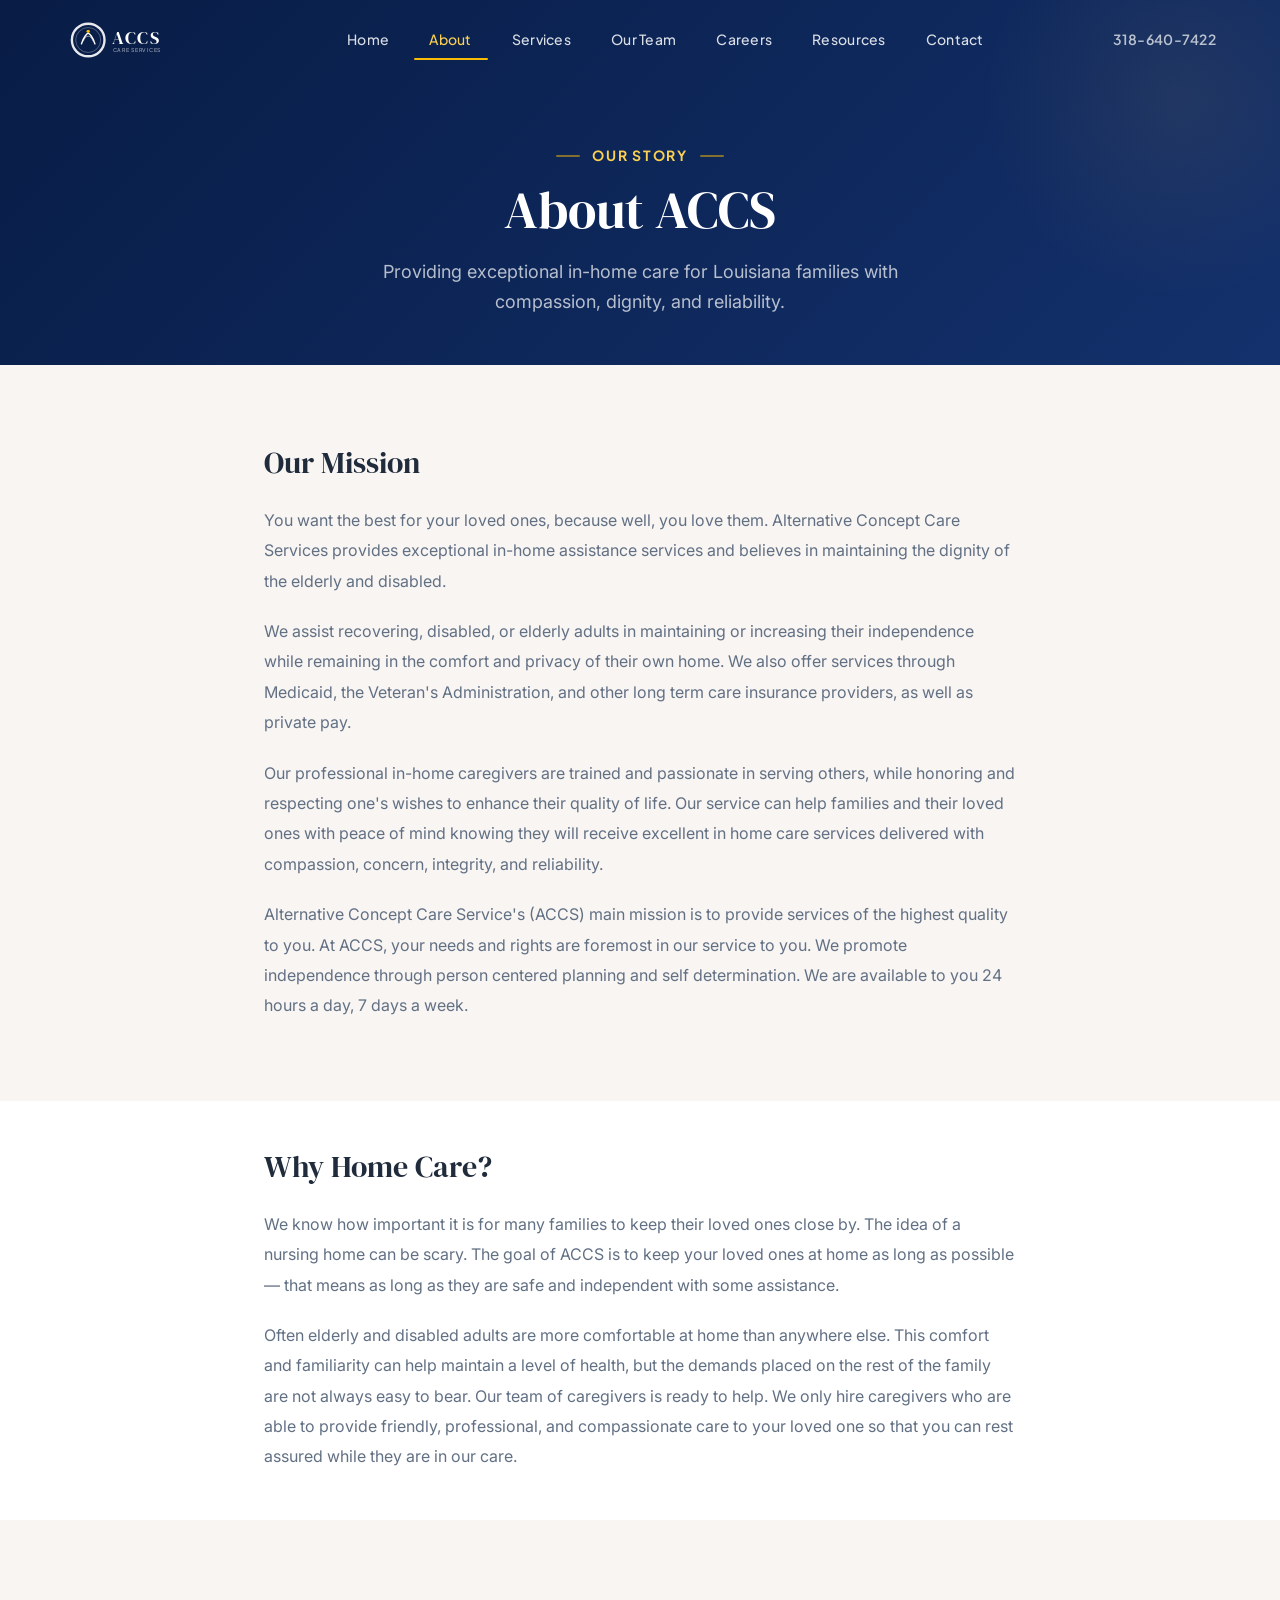
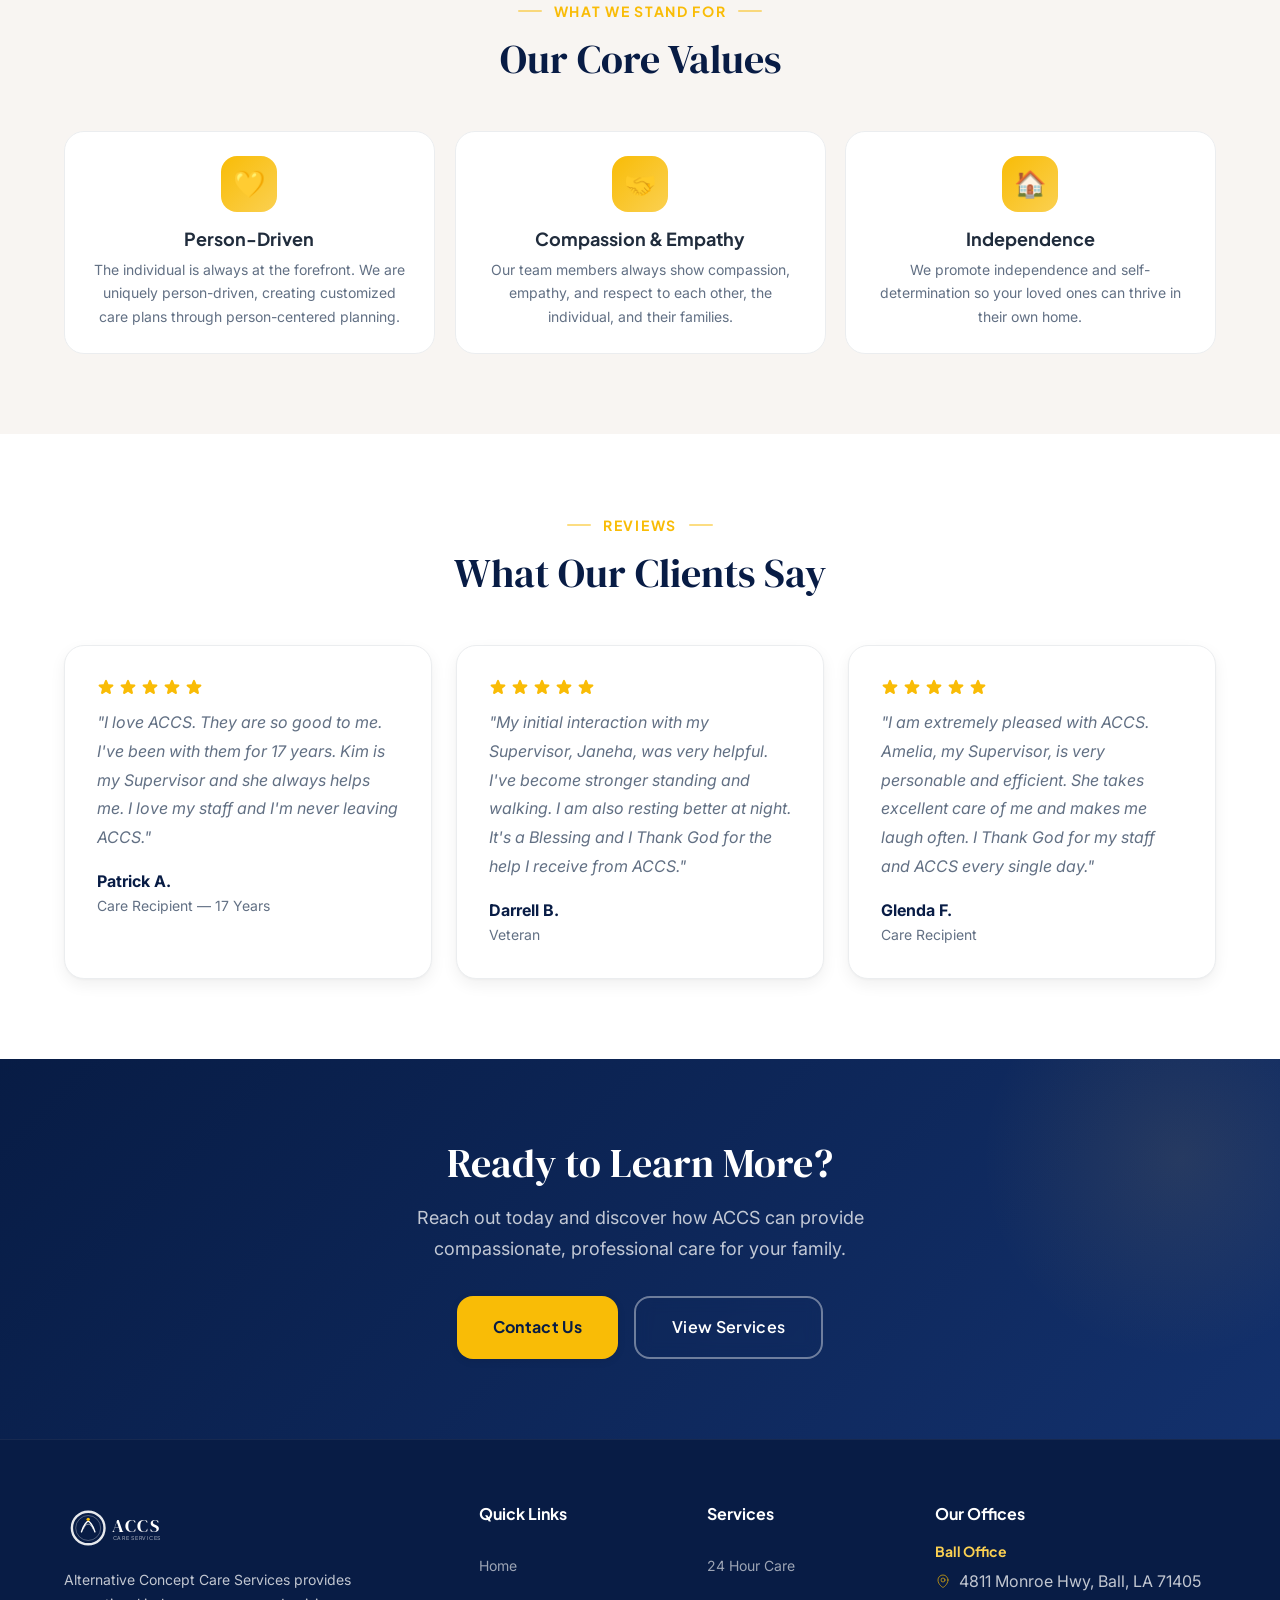
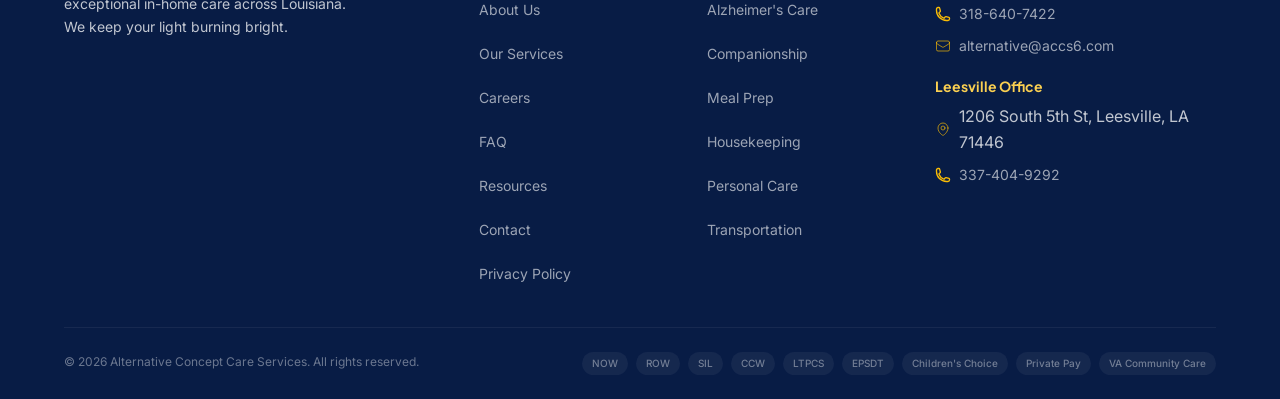
<file: about.html>
<!DOCTYPE html>
<html lang="en">
<head>
  <meta charset="UTF-8">
  <meta name="viewport" content="width=device-width, initial-scale=1.0, viewport-fit=cover">
  <meta name="theme-color" content="#0f172a">
  <meta name="description" content="Learn about Alternative Concept Care Services — our mission, values, and commitment to providing exceptional in-home care across Louisiana.">
  <title>About Us | ACCS — Alternative Concept Care Services</title>
  <link rel="stylesheet" href="css/index.css">
  <link rel="stylesheet" href="css/components.css">
  <style>
    .ripple { position: absolute; border-radius: 50%; background: rgba(255,255,255,0.3); transform: scale(0); animation: ripple-anim 0.6s ease-out; pointer-events: none; }
    @keyframes ripple-anim { to { transform: scale(4); opacity: 0; } }
    .stagger-in { animation: fadeInUp 0.5s var(--ease-out) both; }
  </style>
</head>
<body>

  <!-- Page Hero -->
  <section class="page-hero">
    <div class="container">
      <div class="section-label" style="color: var(--warmth-light); justify-content: center;">Our Story</div>
      <h1>About ACCS</h1>
      <p>Providing exceptional in-home care for Louisiana families with compassion, dignity, and reliability.</p>
    </div>
  </section>

  <!-- Mission -->
  <section class="section">
    <div class="container" style="max-width: 800px;">
      <div class="reveal">
        <h2 style="font-size: var(--text-3xl); margin-bottom: var(--space-6);">Our Mission</h2>
        <p style="color: var(--text-secondary); line-height: 1.9; margin-bottom: var(--space-5);">
          You want the best for your loved ones, because well, you love them. Alternative Concept Care Services provides exceptional in-home assistance services and believes in maintaining the dignity of the elderly and disabled.
        </p>
        <p style="color: var(--text-secondary); line-height: 1.9; margin-bottom: var(--space-5);">
          We assist recovering, disabled, or elderly adults in maintaining or increasing their independence while remaining in the comfort and privacy of their own home. We also offer services through Medicaid, the Veteran's Administration, and other long term care insurance providers, as well as private pay.
        </p>
        <p style="color: var(--text-secondary); line-height: 1.9; margin-bottom: var(--space-5);">
          Our professional in-home caregivers are trained and passionate in serving others, while honoring and respecting one's wishes to enhance their quality of life. Our service can help families and their loved ones with peace of mind knowing they will receive excellent in home care services delivered with compassion, concern, integrity, and reliability.
        </p>
        <p style="color: var(--text-secondary); line-height: 1.9;">
          Alternative Concept Care Service's (ACCS) main mission is to provide services of the highest quality to you. At ACCS, your needs and rights are foremost in our service to you. We promote independence through person centered planning and self determination. We are available to you 24 hours a day, 7 days a week.
        </p>
      </div>
    </div>
  </section>

  <!-- Informational -->
  <section class="section-sm" style="background: var(--white);">
    <div class="container" style="max-width: 800px;">
      <div class="reveal">
        <h2 style="font-size: var(--text-3xl); margin-bottom: var(--space-6);">Why Home Care?</h2>
        <p style="color: var(--text-secondary); line-height: 1.9; margin-bottom: var(--space-5);">
          We know how important it is for many families to keep their loved ones close by. The idea of a nursing home can be scary. The goal of ACCS is to keep your loved ones at home as long as possible — that means as long as they are safe and independent with some assistance.
        </p>
        <p style="color: var(--text-secondary); line-height: 1.9;">
          Often elderly and disabled adults are more comfortable at home than anywhere else. This comfort and familiarity can help maintain a level of health, but the demands placed on the rest of the family are not always easy to bear. Our team of caregivers is ready to help. We only hire caregivers who are able to provide friendly, professional, and compassionate care to your loved one so that you can rest assured while they are in our care.
        </p>
      </div>
    </div>
  </section>

  <!-- Values -->
  <section class="section">
    <div class="container">
      <div class="section-header reveal">
        <div class="section-label">What We Stand For</div>
        <h2 class="section-title">Our Core Values</h2>
      </div>
      <div class="values-grid stagger-grid">
        <div class="value-card">
          <div class="value-icon">💛</div>
          <h3>Person-Driven</h3>
          <p>The individual is always at the forefront. We are uniquely person-driven, creating customized care plans through person-centered planning.</p>
        </div>
        <div class="value-card">
          <div class="value-icon">🤝</div>
          <h3>Compassion &amp; Empathy</h3>
          <p>Our team members always show compassion, empathy, and respect to each other, the individual, and their families.</p>
        </div>
        <div class="value-card">
          <div class="value-icon">🏠</div>
          <h3>Independence</h3>
          <p>We promote independence and self-determination so your loved ones can thrive in their own home.</p>
        </div>
      </div>
    </div>
  </section>

  <!-- Client Reviews -->
  <section class="section" style="background: var(--white);">
    <div class="container">
      <div class="section-header reveal">
        <div class="section-label">Reviews</div>
        <h2 class="section-title">What Our Clients Say</h2>
      </div>

      <div style="display: grid; grid-template-columns: repeat(auto-fit, minmax(300px, 1fr)); gap: var(--space-6);">
        <div class="card reveal">
          <div class="testimonial-stars" style="justify-content: flex-start; margin-bottom: var(--space-3);">
            <svg xmlns="http://www.w3.org/2000/svg" viewBox="0 0 24 24" fill="currentColor" width="18" height="18" style="color: var(--warmth);"><path d="M10.788 3.21c.448-1.077 1.976-1.077 2.424 0l2.082 5.007 5.404.433c1.164.093 1.636 1.545.749 2.305l-4.117 3.527 1.257 5.273c.271 1.136-.964 2.033-1.96 1.425L12 18.354 7.373 21.18c-.996.608-2.231-.29-1.96-1.425l1.257-5.273-4.117-3.527c-.887-.76-.415-2.212.749-2.305l5.404-.433 2.082-5.006z"/></svg>
            <svg xmlns="http://www.w3.org/2000/svg" viewBox="0 0 24 24" fill="currentColor" width="18" height="18" style="color: var(--warmth);"><path d="M10.788 3.21c.448-1.077 1.976-1.077 2.424 0l2.082 5.007 5.404.433c1.164.093 1.636 1.545.749 2.305l-4.117 3.527 1.257 5.273c.271 1.136-.964 2.033-1.96 1.425L12 18.354 7.373 21.18c-.996.608-2.231-.29-1.96-1.425l1.257-5.273-4.117-3.527c-.887-.76-.415-2.212.749-2.305l5.404-.433 2.082-5.006z"/></svg>
            <svg xmlns="http://www.w3.org/2000/svg" viewBox="0 0 24 24" fill="currentColor" width="18" height="18" style="color: var(--warmth);"><path d="M10.788 3.21c.448-1.077 1.976-1.077 2.424 0l2.082 5.007 5.404.433c1.164.093 1.636 1.545.749 2.305l-4.117 3.527 1.257 5.273c.271 1.136-.964 2.033-1.96 1.425L12 18.354 7.373 21.18c-.996.608-2.231-.29-1.96-1.425l1.257-5.273-4.117-3.527c-.887-.76-.415-2.212.749-2.305l5.404-.433 2.082-5.006z"/></svg>
            <svg xmlns="http://www.w3.org/2000/svg" viewBox="0 0 24 24" fill="currentColor" width="18" height="18" style="color: var(--warmth);"><path d="M10.788 3.21c.448-1.077 1.976-1.077 2.424 0l2.082 5.007 5.404.433c1.164.093 1.636 1.545.749 2.305l-4.117 3.527 1.257 5.273c.271 1.136-.964 2.033-1.96 1.425L12 18.354 7.373 21.18c-.996.608-2.231-.29-1.96-1.425l1.257-5.273-4.117-3.527c-.887-.76-.415-2.212.749-2.305l5.404-.433 2.082-5.006z"/></svg>
            <svg xmlns="http://www.w3.org/2000/svg" viewBox="0 0 24 24" fill="currentColor" width="18" height="18" style="color: var(--warmth);"><path d="M10.788 3.21c.448-1.077 1.976-1.077 2.424 0l2.082 5.007 5.404.433c1.164.093 1.636 1.545.749 2.305l-4.117 3.527 1.257 5.273c.271 1.136-.964 2.033-1.96 1.425L12 18.354 7.373 21.18c-.996.608-2.231-.29-1.96-1.425l1.257-5.273-4.117-3.527c-.887-.76-.415-2.212.749-2.305l5.404-.433 2.082-5.006z"/></svg>
          </div>
          <p style="font-style: italic; color: var(--text-secondary); line-height: 1.8; margin-bottom: var(--space-4);">"I love ACCS. They are so good to me. I've been with them for 17 years. Kim is my Supervisor and she always helps me. I love my staff and I'm never leaving ACCS."</p>
          <p style="font-weight: 700; color: var(--navy-deep);">Patrick A.</p>
          <p style="font-size: var(--text-sm); color: var(--text-secondary);">Care Recipient — 17 Years</p>
        </div>

        <div class="card reveal reveal-delay-1">
          <div class="testimonial-stars" style="justify-content: flex-start; margin-bottom: var(--space-3);">
            <svg xmlns="http://www.w3.org/2000/svg" viewBox="0 0 24 24" fill="currentColor" width="18" height="18" style="color: var(--warmth);"><path d="M10.788 3.21c.448-1.077 1.976-1.077 2.424 0l2.082 5.007 5.404.433c1.164.093 1.636 1.545.749 2.305l-4.117 3.527 1.257 5.273c.271 1.136-.964 2.033-1.96 1.425L12 18.354 7.373 21.18c-.996.608-2.231-.29-1.96-1.425l1.257-5.273-4.117-3.527c-.887-.76-.415-2.212.749-2.305l5.404-.433 2.082-5.006z"/></svg>
            <svg xmlns="http://www.w3.org/2000/svg" viewBox="0 0 24 24" fill="currentColor" width="18" height="18" style="color: var(--warmth);"><path d="M10.788 3.21c.448-1.077 1.976-1.077 2.424 0l2.082 5.007 5.404.433c1.164.093 1.636 1.545.749 2.305l-4.117 3.527 1.257 5.273c.271 1.136-.964 2.033-1.96 1.425L12 18.354 7.373 21.18c-.996.608-2.231-.29-1.96-1.425l1.257-5.273-4.117-3.527c-.887-.76-.415-2.212.749-2.305l5.404-.433 2.082-5.006z"/></svg>
            <svg xmlns="http://www.w3.org/2000/svg" viewBox="0 0 24 24" fill="currentColor" width="18" height="18" style="color: var(--warmth);"><path d="M10.788 3.21c.448-1.077 1.976-1.077 2.424 0l2.082 5.007 5.404.433c1.164.093 1.636 1.545.749 2.305l-4.117 3.527 1.257 5.273c.271 1.136-.964 2.033-1.96 1.425L12 18.354 7.373 21.18c-.996.608-2.231-.29-1.96-1.425l1.257-5.273-4.117-3.527c-.887-.76-.415-2.212.749-2.305l5.404-.433 2.082-5.006z"/></svg>
            <svg xmlns="http://www.w3.org/2000/svg" viewBox="0 0 24 24" fill="currentColor" width="18" height="18" style="color: var(--warmth);"><path d="M10.788 3.21c.448-1.077 1.976-1.077 2.424 0l2.082 5.007 5.404.433c1.164.093 1.636 1.545.749 2.305l-4.117 3.527 1.257 5.273c.271 1.136-.964 2.033-1.96 1.425L12 18.354 7.373 21.18c-.996.608-2.231-.29-1.96-1.425l1.257-5.273-4.117-3.527c-.887-.76-.415-2.212.749-2.305l5.404-.433 2.082-5.006z"/></svg>
            <svg xmlns="http://www.w3.org/2000/svg" viewBox="0 0 24 24" fill="currentColor" width="18" height="18" style="color: var(--warmth);"><path d="M10.788 3.21c.448-1.077 1.976-1.077 2.424 0l2.082 5.007 5.404.433c1.164.093 1.636 1.545.749 2.305l-4.117 3.527 1.257 5.273c.271 1.136-.964 2.033-1.96 1.425L12 18.354 7.373 21.18c-.996.608-2.231-.29-1.96-1.425l1.257-5.273-4.117-3.527c-.887-.76-.415-2.212.749-2.305l5.404-.433 2.082-5.006z"/></svg>
          </div>
          <p style="font-style: italic; color: var(--text-secondary); line-height: 1.8; margin-bottom: var(--space-4);">"My initial interaction with my Supervisor, Janeha, was very helpful. I've become stronger standing and walking. I am also resting better at night. It's a Blessing and I Thank God for the help I receive from ACCS."</p>
          <p style="font-weight: 700; color: var(--navy-deep);">Darrell B.</p>
          <p style="font-size: var(--text-sm); color: var(--text-secondary);">Veteran</p>
        </div>

        <div class="card reveal reveal-delay-2">
          <div class="testimonial-stars" style="justify-content: flex-start; margin-bottom: var(--space-3);">
            <svg xmlns="http://www.w3.org/2000/svg" viewBox="0 0 24 24" fill="currentColor" width="18" height="18" style="color: var(--warmth);"><path d="M10.788 3.21c.448-1.077 1.976-1.077 2.424 0l2.082 5.007 5.404.433c1.164.093 1.636 1.545.749 2.305l-4.117 3.527 1.257 5.273c.271 1.136-.964 2.033-1.96 1.425L12 18.354 7.373 21.18c-.996.608-2.231-.29-1.96-1.425l1.257-5.273-4.117-3.527c-.887-.76-.415-2.212.749-2.305l5.404-.433 2.082-5.006z"/></svg>
            <svg xmlns="http://www.w3.org/2000/svg" viewBox="0 0 24 24" fill="currentColor" width="18" height="18" style="color: var(--warmth);"><path d="M10.788 3.21c.448-1.077 1.976-1.077 2.424 0l2.082 5.007 5.404.433c1.164.093 1.636 1.545.749 2.305l-4.117 3.527 1.257 5.273c.271 1.136-.964 2.033-1.96 1.425L12 18.354 7.373 21.18c-.996.608-2.231-.29-1.96-1.425l1.257-5.273-4.117-3.527c-.887-.76-.415-2.212.749-2.305l5.404-.433 2.082-5.006z"/></svg>
            <svg xmlns="http://www.w3.org/2000/svg" viewBox="0 0 24 24" fill="currentColor" width="18" height="18" style="color: var(--warmth);"><path d="M10.788 3.21c.448-1.077 1.976-1.077 2.424 0l2.082 5.007 5.404.433c1.164.093 1.636 1.545.749 2.305l-4.117 3.527 1.257 5.273c.271 1.136-.964 2.033-1.96 1.425L12 18.354 7.373 21.18c-.996.608-2.231-.29-1.96-1.425l1.257-5.273-4.117-3.527c-.887-.76-.415-2.212.749-2.305l5.404-.433 2.082-5.006z"/></svg>
            <svg xmlns="http://www.w3.org/2000/svg" viewBox="0 0 24 24" fill="currentColor" width="18" height="18" style="color: var(--warmth);"><path d="M10.788 3.21c.448-1.077 1.976-1.077 2.424 0l2.082 5.007 5.404.433c1.164.093 1.636 1.545.749 2.305l-4.117 3.527 1.257 5.273c.271 1.136-.964 2.033-1.96 1.425L12 18.354 7.373 21.18c-.996.608-2.231-.29-1.96-1.425l1.257-5.273-4.117-3.527c-.887-.76-.415-2.212.749-2.305l5.404-.433 2.082-5.006z"/></svg>
            <svg xmlns="http://www.w3.org/2000/svg" viewBox="0 0 24 24" fill="currentColor" width="18" height="18" style="color: var(--warmth);"><path d="M10.788 3.21c.448-1.077 1.976-1.077 2.424 0l2.082 5.007 5.404.433c1.164.093 1.636 1.545.749 2.305l-4.117 3.527 1.257 5.273c.271 1.136-.964 2.033-1.96 1.425L12 18.354 7.373 21.18c-.996.608-2.231-.29-1.96-1.425l1.257-5.273-4.117-3.527c-.887-.76-.415-2.212.749-2.305l5.404-.433 2.082-5.006z"/></svg>
          </div>
          <p style="font-style: italic; color: var(--text-secondary); line-height: 1.8; margin-bottom: var(--space-4);">"I am extremely pleased with ACCS. Amelia, my Supervisor, is very personable and efficient. She takes excellent care of me and makes me laugh often. I Thank God for my staff and ACCS every single day."</p>
          <p style="font-weight: 700; color: var(--navy-deep);">Glenda F.</p>
          <p style="font-size: var(--text-sm); color: var(--text-secondary);">Care Recipient</p>
        </div>
      </div>
    </div>
  </section>

  <!-- CTA -->
  <section class="section cta-section">
    <div class="container">
      <div class="cta-content reveal">
        <h2>Ready to Learn More?</h2>
        <p>Reach out today and discover how ACCS can provide compassionate, professional care for your family.</p>
        <div class="cta-actions">
          <a href="contact.html" class="btn btn-primary btn-lg">Contact Us</a>
          <a href="services.html" class="btn btn-outline btn-lg">View Services</a>
        </div>
      </div>
    </div>
  </section>

  <script src="js/components.js"></script>
  <script src="js/animations.js"></script>
  <script src="js/app.js"></script>
</body>
</html>
</file>
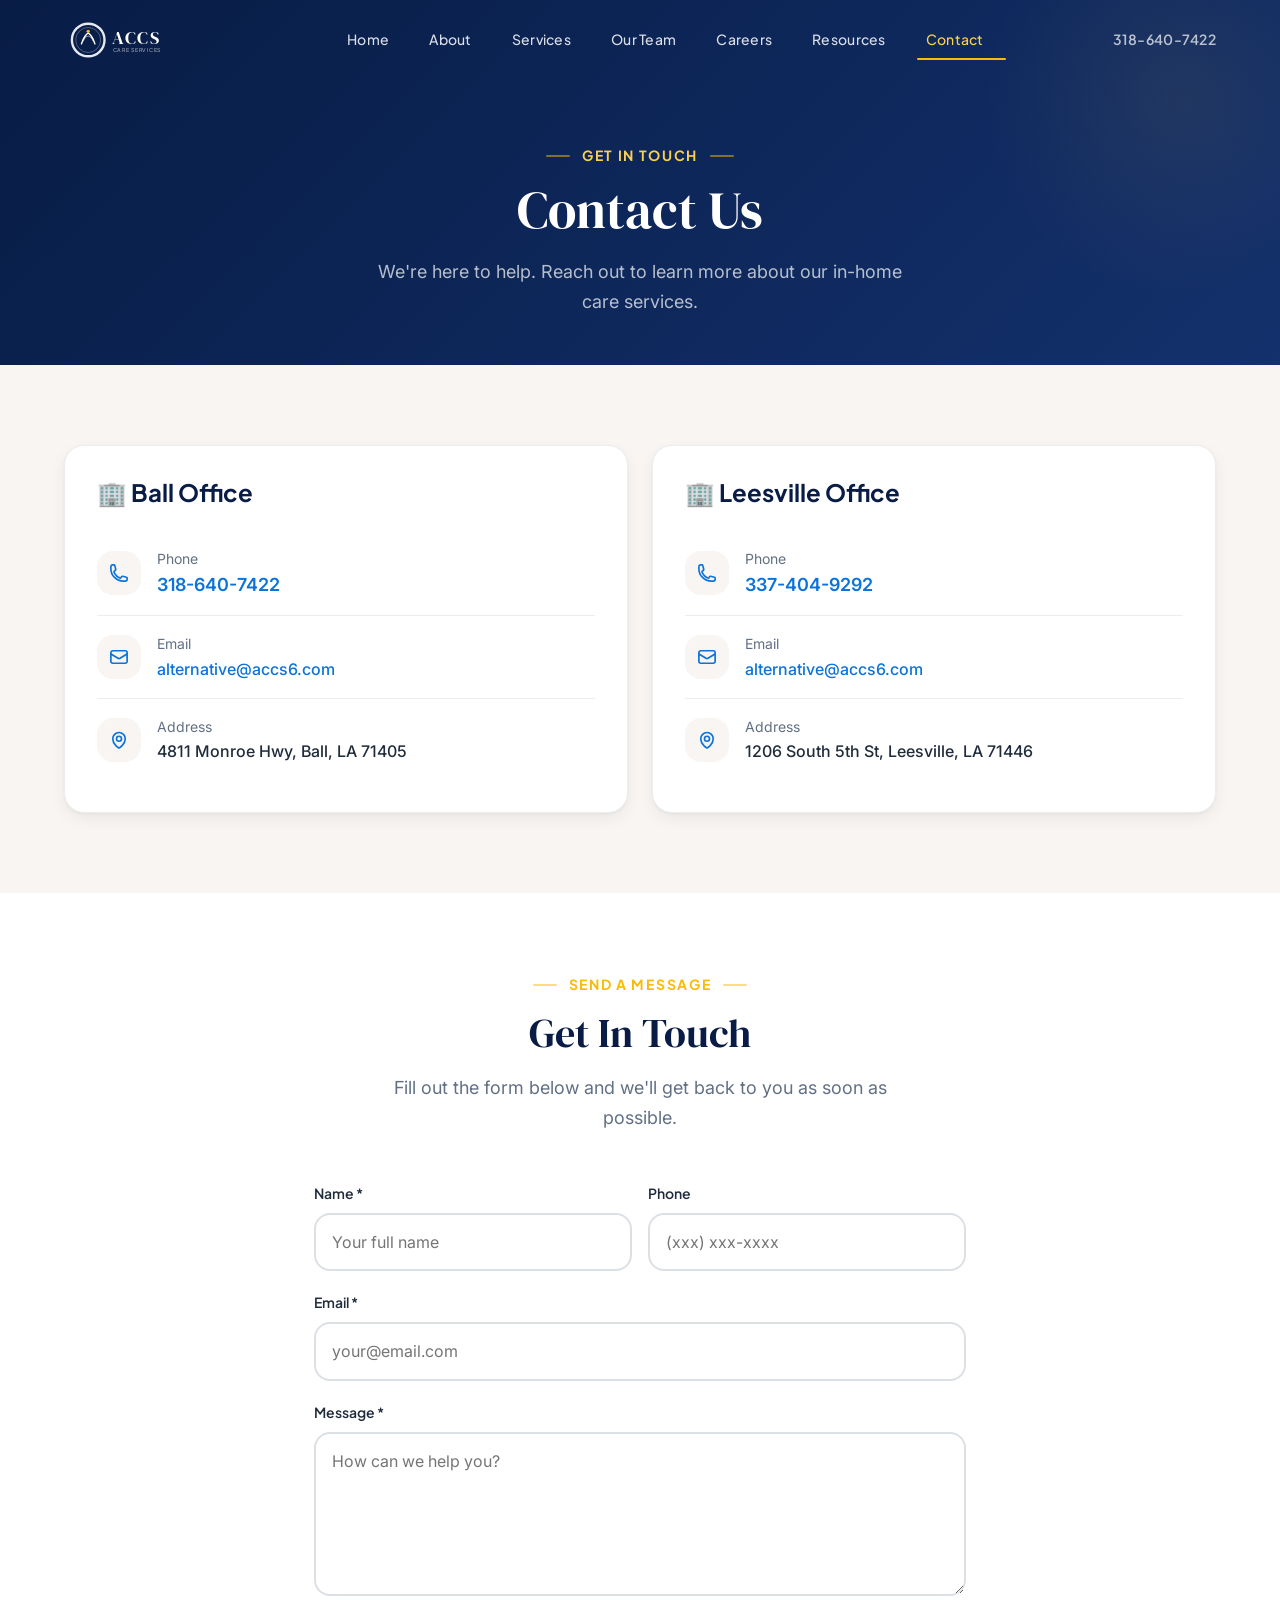
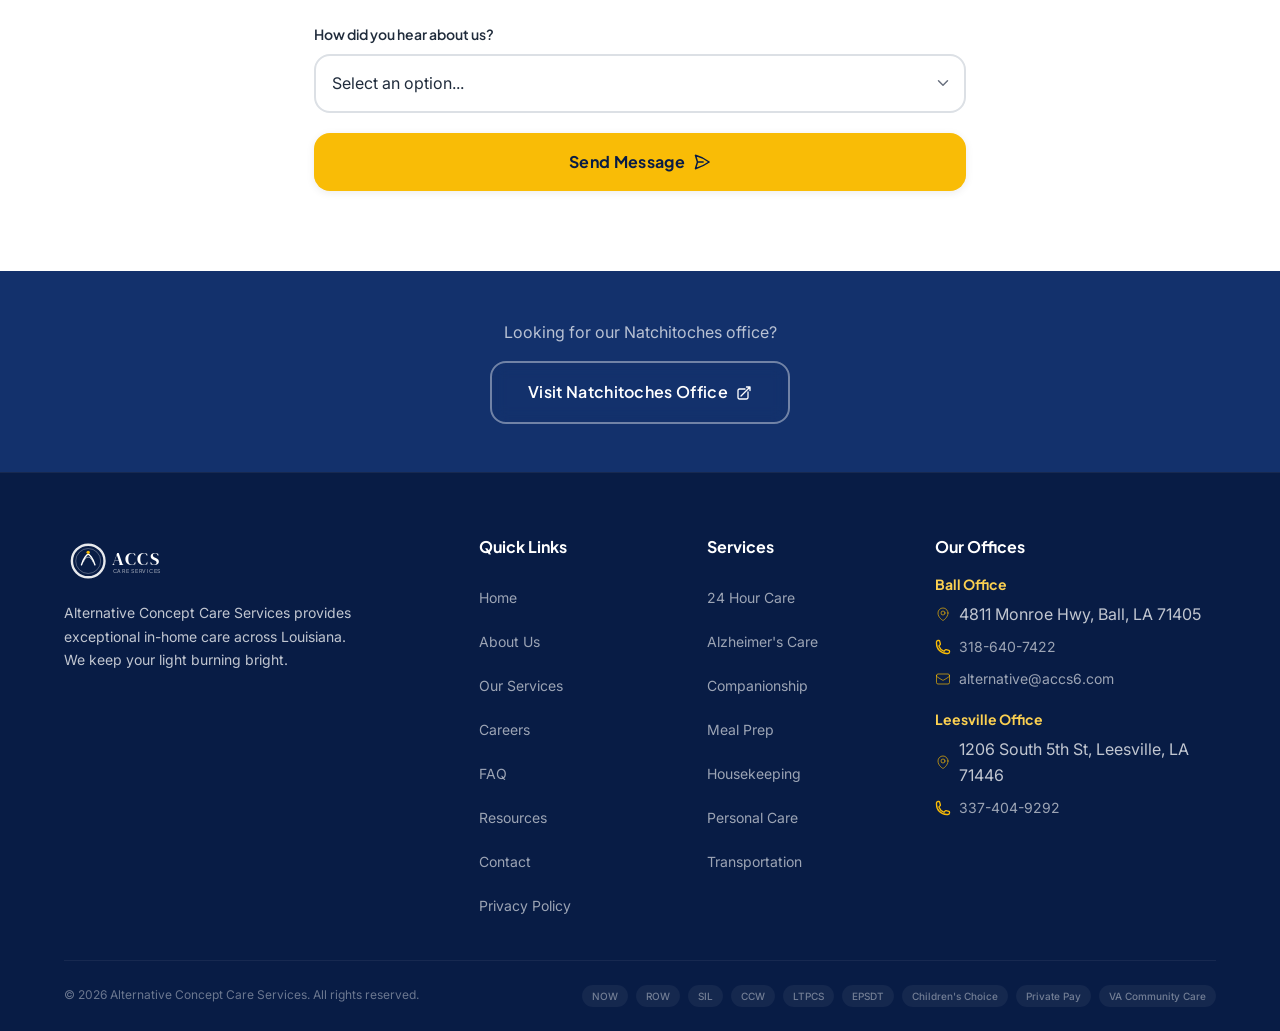
<file: contact.html>
<!DOCTYPE html>
<html lang="en">
<head>
  <meta charset="UTF-8">
  <meta name="viewport" content="width=device-width, initial-scale=1.0, viewport-fit=cover">
  <meta name="theme-color" content="#0f172a">
  <meta name="description" content="Contact Alternative Concept Care Services — Ball and Leesville offices in Louisiana. Call 318-640-7422 or send us a message online.">
  <title>Contact Us | ACCS — Get In Touch</title>
  <link rel="stylesheet" href="css/index.css">
  <link rel="stylesheet" href="css/components.css">
  <style>
    .ripple { position: absolute; border-radius: 50%; background: rgba(255,255,255,0.3); transform: scale(0); animation: ripple-anim 0.6s ease-out; pointer-events: none; }
    @keyframes ripple-anim { to { transform: scale(4); opacity: 0; } }
    .stagger-in { animation: fadeInUp 0.5s var(--ease-out) both; }
  </style>
</head>
<body>

  <section class="page-hero">
    <div class="container">
      <div class="section-label" style="color: var(--warmth-light); justify-content: center;">Get In Touch</div>
      <h1>Contact Us</h1>
      <p>We're here to help. Reach out to learn more about our in-home care services.</p>
    </div>
  </section>

  <!-- Office Cards -->
  <section class="section">
    <div class="container">
      <div class="contact-grid">
        <!-- Ball Office -->
        <div class="contact-card reveal">
          <h3>🏢 Ball Office</h3>
          <div class="contact-detail">
            <div class="contact-detail-icon">
              <svg xmlns="http://www.w3.org/2000/svg" fill="none" viewBox="0 0 24 24" stroke="currentColor"><path stroke-linecap="round" stroke-linejoin="round" stroke-width="2" d="M2.25 6.75c0 8.284 6.716 15 15 15h2.25a2.25 2.25 0 002.25-2.25v-1.372c0-.516-.351-.966-.852-1.091l-4.423-1.106c-.44-.11-.902.055-1.173.417l-.97 1.293c-.282.376-.769.542-1.21.38a12.035 12.035 0 01-7.143-7.143c-.162-.441.004-.928.38-1.21l1.293-.97c.363-.271.527-.734.417-1.173L6.963 3.102a1.125 1.125 0 00-1.091-.852H4.5A2.25 2.25 0 002.25 4.5v2.25z"/></svg>
            </div>
            <div>
              <div style="font-size: var(--text-sm); color: var(--text-secondary);">Phone</div>
              <a href="tel:318-640-7422" style="font-size: var(--text-lg); font-weight: 600;">318-640-7422</a>
            </div>
          </div>
          <div class="contact-detail">
            <div class="contact-detail-icon">
              <svg xmlns="http://www.w3.org/2000/svg" fill="none" viewBox="0 0 24 24" stroke="currentColor"><path stroke-linecap="round" stroke-linejoin="round" stroke-width="2" d="M21.75 6.75v10.5a2.25 2.25 0 01-2.25 2.25h-15a2.25 2.25 0 01-2.25-2.25V6.75m19.5 0A2.25 2.25 0 0019.5 4.5h-15a2.25 2.25 0 00-2.25 2.25m19.5 0v.243a2.25 2.25 0 01-1.07 1.916l-7.5 4.615a2.25 2.25 0 01-2.36 0L3.32 8.91a2.25 2.25 0 01-1.07-1.916V6.75"/></svg>
            </div>
            <div>
              <div style="font-size: var(--text-sm); color: var(--text-secondary);">Email</div>
              <a href="mailto:alternative@accs6.com">alternative@accs6.com</a>
            </div>
          </div>
          <div class="contact-detail">
            <div class="contact-detail-icon">
              <svg xmlns="http://www.w3.org/2000/svg" fill="none" viewBox="0 0 24 24" stroke="currentColor"><path stroke-linecap="round" stroke-linejoin="round" stroke-width="2" d="M15 10.5a3 3 0 11-6 0 3 3 0 016 0z"/><path stroke-linecap="round" stroke-linejoin="round" stroke-width="2" d="M19.5 10.5c0 7.142-7.5 11.25-7.5 11.25S4.5 17.642 4.5 10.5a7.5 7.5 0 1115 0z"/></svg>
            </div>
            <div>
              <div style="font-size: var(--text-sm); color: var(--text-secondary);">Address</div>
              <span style="font-weight: 500;">4811 Monroe Hwy, Ball, LA 71405</span>
            </div>
          </div>
        </div>

        <!-- Leesville Office -->
        <div class="contact-card reveal reveal-delay-1">
          <h3>🏢 Leesville Office</h3>
          <div class="contact-detail">
            <div class="contact-detail-icon">
              <svg xmlns="http://www.w3.org/2000/svg" fill="none" viewBox="0 0 24 24" stroke="currentColor"><path stroke-linecap="round" stroke-linejoin="round" stroke-width="2" d="M2.25 6.75c0 8.284 6.716 15 15 15h2.25a2.25 2.25 0 002.25-2.25v-1.372c0-.516-.351-.966-.852-1.091l-4.423-1.106c-.44-.11-.902.055-1.173.417l-.97 1.293c-.282.376-.769.542-1.21.38a12.035 12.035 0 01-7.143-7.143c-.162-.441.004-.928.38-1.21l1.293-.97c.363-.271.527-.734.417-1.173L6.963 3.102a1.125 1.125 0 00-1.091-.852H4.5A2.25 2.25 0 002.25 4.5v2.25z"/></svg>
            </div>
            <div>
              <div style="font-size: var(--text-sm); color: var(--text-secondary);">Phone</div>
              <a href="tel:337-404-9292" style="font-size: var(--text-lg); font-weight: 600;">337-404-9292</a>
            </div>
          </div>
          <div class="contact-detail">
            <div class="contact-detail-icon">
              <svg xmlns="http://www.w3.org/2000/svg" fill="none" viewBox="0 0 24 24" stroke="currentColor"><path stroke-linecap="round" stroke-linejoin="round" stroke-width="2" d="M21.75 6.75v10.5a2.25 2.25 0 01-2.25 2.25h-15a2.25 2.25 0 01-2.25-2.25V6.75m19.5 0A2.25 2.25 0 0019.5 4.5h-15a2.25 2.25 0 00-2.25 2.25m19.5 0v.243a2.25 2.25 0 01-1.07 1.916l-7.5 4.615a2.25 2.25 0 01-2.36 0L3.32 8.91a2.25 2.25 0 01-1.07-1.916V6.75"/></svg>
            </div>
            <div>
              <div style="font-size: var(--text-sm); color: var(--text-secondary);">Email</div>
              <a href="mailto:alternative@accs6.com">alternative@accs6.com</a>
            </div>
          </div>
          <div class="contact-detail">
            <div class="contact-detail-icon">
              <svg xmlns="http://www.w3.org/2000/svg" fill="none" viewBox="0 0 24 24" stroke="currentColor"><path stroke-linecap="round" stroke-linejoin="round" stroke-width="2" d="M15 10.5a3 3 0 11-6 0 3 3 0 016 0z"/><path stroke-linecap="round" stroke-linejoin="round" stroke-width="2" d="M19.5 10.5c0 7.142-7.5 11.25-7.5 11.25S4.5 17.642 4.5 10.5a7.5 7.5 0 1115 0z"/></svg>
            </div>
            <div>
              <div style="font-size: var(--text-sm); color: var(--text-secondary);">Address</div>
              <span style="font-weight: 500;">1206 South 5th St, Leesville, LA 71446</span>
            </div>
          </div>
        </div>
      </div>
    </div>
  </section>

  <!-- Contact Form -->
  <section class="section" style="background: var(--white);">
    <div class="container" style="max-width: 700px;">
      <div class="section-header reveal">
        <div class="section-label">Send a Message</div>
        <h2 class="section-title">Get In Touch</h2>
        <p class="section-subtitle">Fill out the form below and we'll get back to you as soon as possible.</p>
      </div>

      <form class="contact-form reveal">
        <div style="display: grid; grid-template-columns: 1fr 1fr; gap: var(--space-4);">
          <div class="form-group">
            <label class="form-label">Name *</label>
            <input type="text" class="form-input" required placeholder="Your full name" id="contact-name">
          </div>
          <div class="form-group">
            <label class="form-label">Phone</label>
            <input type="tel" class="form-input" placeholder="(xxx) xxx-xxxx" id="contact-phone">
          </div>
        </div>
        <div class="form-group">
          <label class="form-label">Email *</label>
          <input type="email" class="form-input" required placeholder="your@email.com" id="contact-email">
        </div>
        <div class="form-group">
          <label class="form-label">Message *</label>
          <textarea class="form-textarea" required placeholder="How can we help you?" id="contact-message" rows="5"></textarea>
        </div>
        <div class="form-group">
          <label class="form-label">How did you hear about us?</label>
          <select class="form-select" id="contact-source">
            <option value="">Select an option...</option>
            <option value="google">Google</option>
            <option value="facebook">Facebook</option>
            <option value="ai-search">AI Search</option>
            <option value="referral">Referral</option>
            <option value="other">Other</option>
          </select>
        </div>
        <button type="submit" class="btn btn-primary btn-lg" style="width: 100%;">
          Send Message
          <svg xmlns="http://www.w3.org/2000/svg" fill="none" viewBox="0 0 24 24" stroke="currentColor" width="18" height="18"><path stroke-linecap="round" stroke-linejoin="round" stroke-width="2" d="M6 12L3.269 3.126A59.768 59.768 0 0121.485 12 59.77 59.77 0 013.27 20.876L5.999 12zm0 0h7.5"/></svg>
        </button>
      </form>
    </div>
  </section>

  <!-- Natchitoches Link -->
  <section class="section-sm waivers-section">
    <div class="container" style="text-align: center;">
      <p style="color: rgba(255,255,255,0.7); margin-bottom: var(--space-4);">Looking for our Natchitoches office?</p>
      <a href="https://accs7nac.flywheelsites.com/" target="_blank" rel="noopener" class="btn btn-outline btn-lg">
        Visit Natchitoches Office
        <svg xmlns="http://www.w3.org/2000/svg" fill="none" viewBox="0 0 24 24" stroke="currentColor" width="16" height="16"><path stroke-linecap="round" stroke-linejoin="round" stroke-width="2" d="M13.5 6H5.25A2.25 2.25 0 003 8.25v10.5A2.25 2.25 0 005.25 21h10.5A2.25 2.25 0 0018 18.75V10.5m-10.5 6L21 3m0 0h-5.25M21 3v5.25"/></svg>
      </a>
    </div>
  </section>

  <script src="js/components.js"></script>
  <script src="js/animations.js"></script>
  <script src="js/app.js"></script>
</body>
</html>
</file>
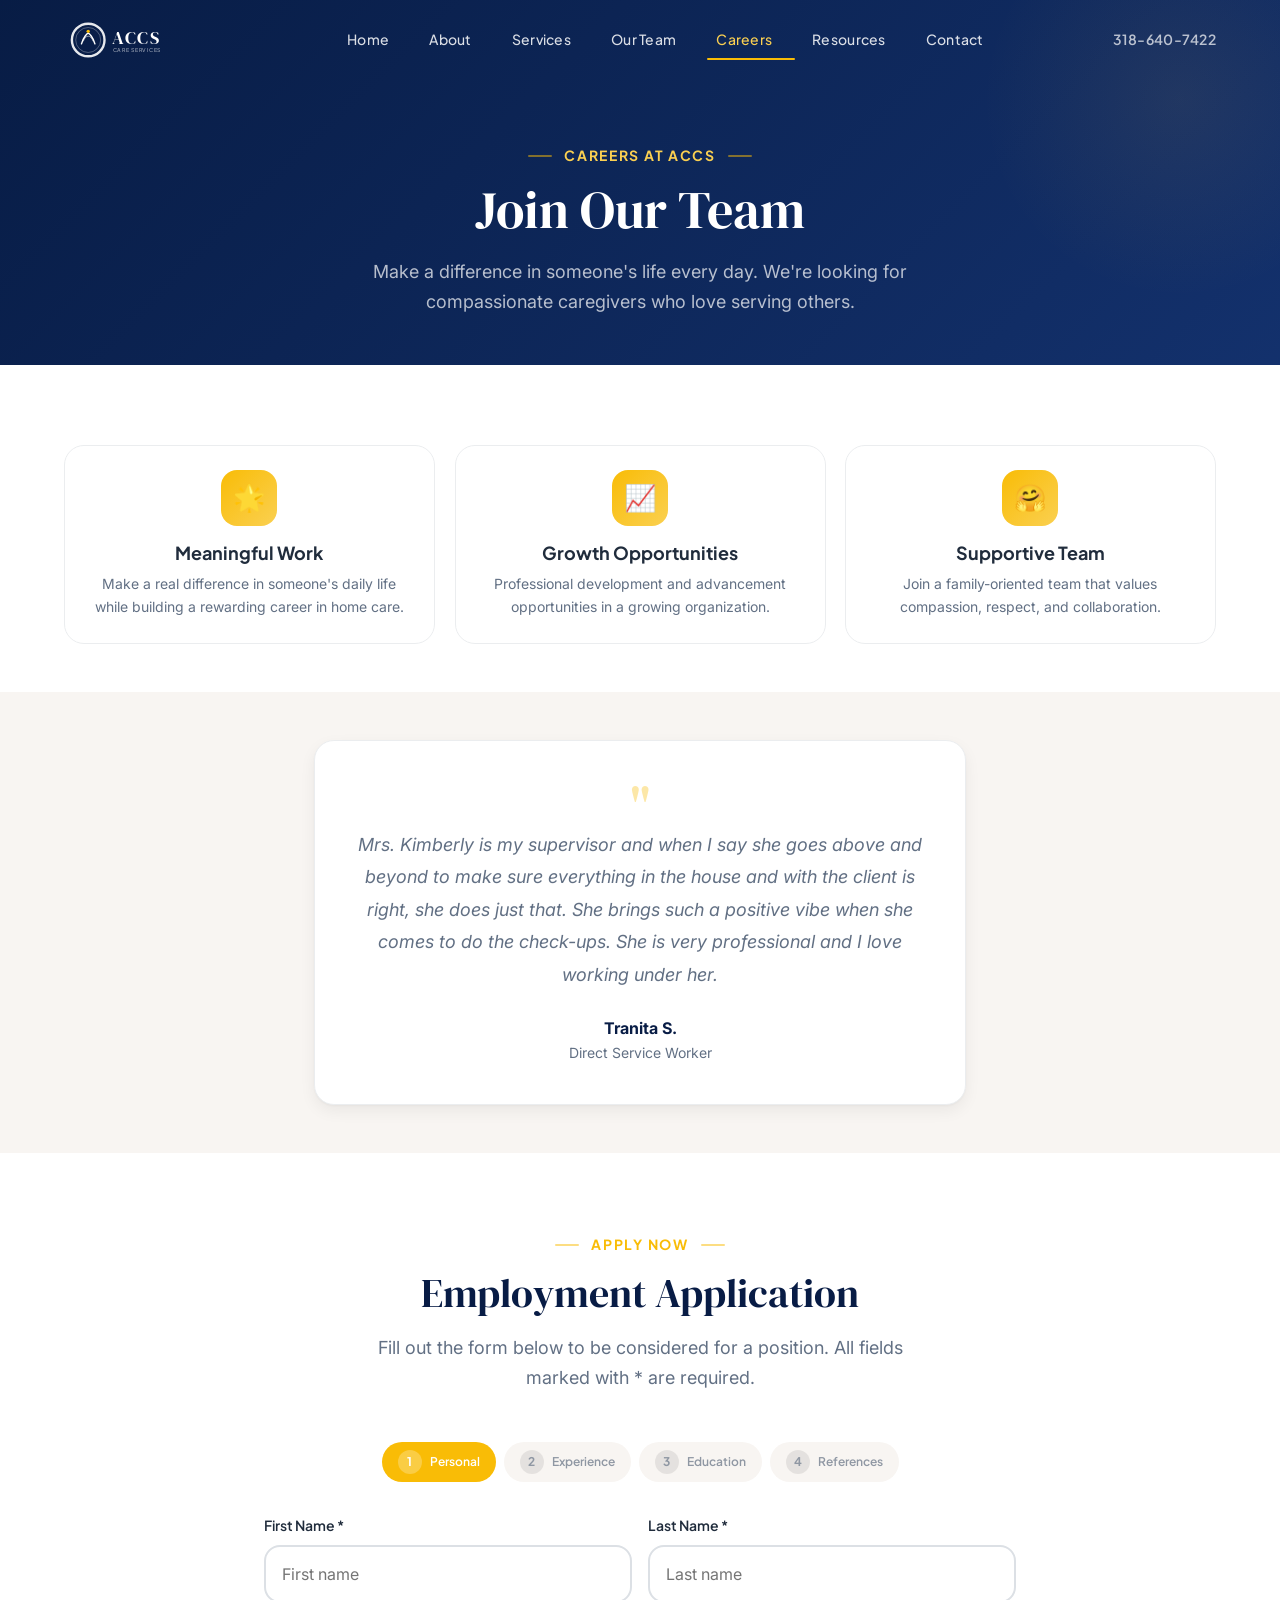
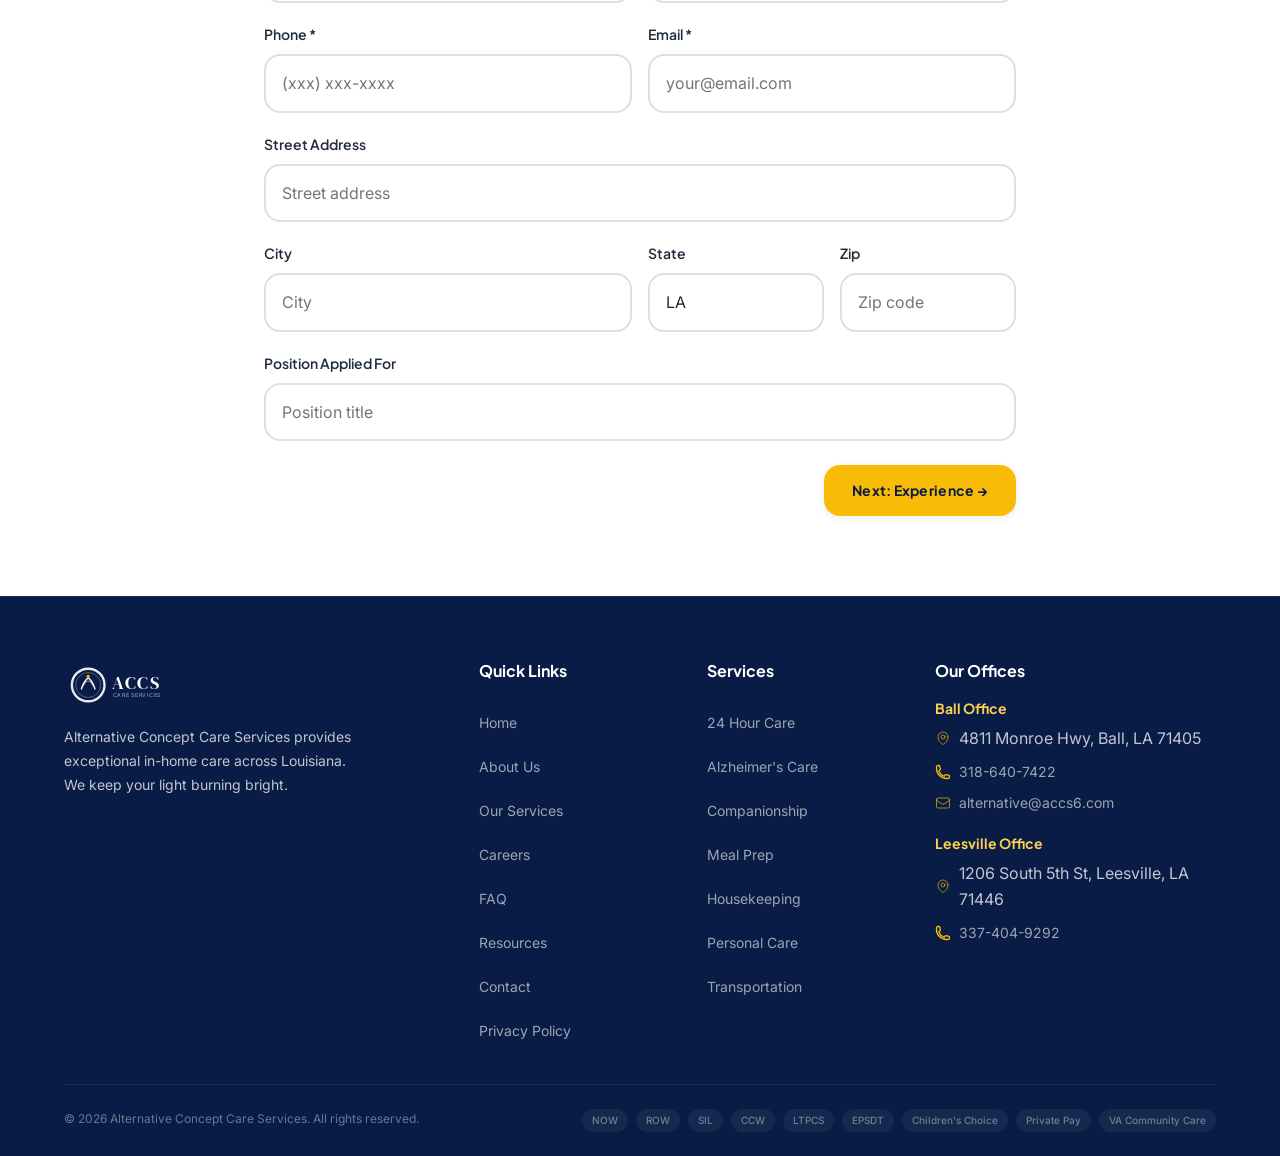
<file: employment.html>
<!DOCTYPE html>
<html lang="en">
<head>
  <meta charset="UTF-8">
  <meta name="viewport" content="width=device-width, initial-scale=1.0, viewport-fit=cover">
  <meta name="theme-color" content="#0f172a">
  <meta name="description" content="Join the ACCS team — apply to become a compassionate in-home caregiver serving Louisiana families. Fill out our online application today.">
  <title>Careers | ACCS — Join Our Team</title>
  <link rel="stylesheet" href="css/index.css">
  <link rel="stylesheet" href="css/components.css">
  <style>
    .ripple { position: absolute; border-radius: 50%; background: rgba(255,255,255,0.3); transform: scale(0); animation: ripple-anim 0.6s ease-out; pointer-events: none; }
    @keyframes ripple-anim { to { transform: scale(4); opacity: 0; } }
    .stagger-in { animation: fadeInUp 0.5s var(--ease-out) both; }
    .form-panel { display: none; }
    .form-panel:first-child { display: block; }
    .form-row { display: grid; grid-template-columns: 1fr 1fr; gap: var(--space-4); }
    @media (max-width: 640px) { .form-row { grid-template-columns: 1fr; } }
    .form-section-title { font-family: var(--font-heading); font-size: var(--text-lg); font-weight: 700; color: var(--navy-deep); margin: var(--space-6) 0 var(--space-4); padding-bottom: var(--space-3); border-bottom: 2px solid var(--border-light); }
  </style>
</head>
<body>

  <section class="page-hero">
    <div class="container">
      <div class="section-label" style="color: var(--warmth-light); justify-content: center;">Careers at ACCS</div>
      <h1>Join Our Team</h1>
      <p>Make a difference in someone's life every day. We're looking for compassionate caregivers who love serving others.</p>
    </div>
  </section>

  <!-- Why Join -->
  <section class="section-sm" style="background: var(--white);">
    <div class="container">
      <div class="values-grid stagger-grid">
        <div class="value-card">
          <div class="value-icon">🌟</div>
          <h3>Meaningful Work</h3>
          <p>Make a real difference in someone's daily life while building a rewarding career in home care.</p>
        </div>
        <div class="value-card">
          <div class="value-icon">📈</div>
          <h3>Growth Opportunities</h3>
          <p>Professional development and advancement opportunities in a growing organization.</p>
        </div>
        <div class="value-card">
          <div class="value-icon">🤗</div>
          <h3>Supportive Team</h3>
          <p>Join a family-oriented team that values compassion, respect, and collaboration.</p>
        </div>
      </div>
    </div>
  </section>

  <!-- Employee Testimonial -->
  <section class="section-sm">
    <div class="container" style="max-width: 700px;">
      <div class="card reveal" style="text-align: center; padding: var(--space-10);">
        <div style="font-size: 48px; color: var(--warmth-light); opacity: 0.5; font-family: var(--font-display); line-height: 1;">"</div>
        <p style="font-size: var(--text-lg); font-style: italic; color: var(--text-secondary); line-height: 1.8; margin-bottom: var(--space-6);">
          Mrs. Kimberly is my supervisor and when I say she goes above and beyond to make sure everything in the house and with the client is right, she does just that. She brings such a positive vibe when she comes to do the check-ups. She is very professional and I love working under her.
        </p>
        <p style="font-weight: 700; color: var(--navy-deep);">Tranita S.</p>
        <p style="font-size: var(--text-sm); color: var(--text-secondary);">Direct Service Worker</p>
      </div>
    </div>
  </section>

  <!-- Application Form -->
  <section class="section" style="background: var(--white);">
    <div class="container" style="max-width: 800px;">
      <div class="section-header reveal">
        <div class="section-label">Apply Now</div>
        <h2 class="section-title">Employment Application</h2>
        <p class="section-subtitle">Fill out the form below to be considered for a position. All fields marked with * are required.</p>
      </div>

      <!-- Step Indicators -->
      <div class="form-steps reveal">
        <div class="form-step active">
          <span class="form-step-number">1</span>
          <span>Personal</span>
        </div>
        <div class="form-step">
          <span class="form-step-number">2</span>
          <span>Experience</span>
        </div>
        <div class="form-step">
          <span class="form-step-number">3</span>
          <span>Education</span>
        </div>
        <div class="form-step">
          <span class="form-step-number">4</span>
          <span>References</span>
        </div>
      </div>

      <form id="employment-form" class="reveal">
        <!-- Step 1: Personal Info -->
        <div class="form-panel">
          <div class="form-row">
            <div class="form-group">
              <label class="form-label">First Name *</label>
              <input type="text" class="form-input" required placeholder="First name">
            </div>
            <div class="form-group">
              <label class="form-label">Last Name *</label>
              <input type="text" class="form-input" required placeholder="Last name">
            </div>
          </div>
          <div class="form-row">
            <div class="form-group">
              <label class="form-label">Phone *</label>
              <input type="tel" class="form-input" required placeholder="(xxx) xxx-xxxx">
            </div>
            <div class="form-group">
              <label class="form-label">Email *</label>
              <input type="email" class="form-input" required placeholder="your@email.com">
            </div>
          </div>
          <div class="form-group">
            <label class="form-label">Street Address</label>
            <input type="text" class="form-input" placeholder="Street address">
          </div>
          <div class="form-row">
            <div class="form-group">
              <label class="form-label">City</label>
              <input type="text" class="form-input" placeholder="City">
            </div>
            <div class="form-row">
              <div class="form-group">
                <label class="form-label">State</label>
                <input type="text" class="form-input" placeholder="LA" value="LA">
              </div>
              <div class="form-group">
                <label class="form-label">Zip</label>
                <input type="text" class="form-input" placeholder="Zip code">
              </div>
            </div>
          </div>
          <div class="form-group">
            <label class="form-label">Position Applied For</label>
            <input type="text" class="form-input" placeholder="Position title">
          </div>
          <div style="display: flex; justify-content: flex-end; margin-top: var(--space-6);">
            <button type="button" class="btn btn-primary step-next">Next: Experience →</button>
          </div>
        </div>

        <!-- Step 2: Work History -->
        <div class="form-panel">
          <h3 class="form-section-title">Job Reference 1</h3>
          <div class="form-row">
            <div class="form-group">
              <label class="form-label">Previous Employer</label>
              <input type="text" class="form-input" placeholder="Employer name">
            </div>
            <div class="form-group">
              <label class="form-label">Position Title</label>
              <input type="text" class="form-input" placeholder="Your title">
            </div>
          </div>
          <div class="form-row">
            <div class="form-group">
              <label class="form-label">Employer Phone</label>
              <input type="tel" class="form-input" placeholder="Phone number">
            </div>
            <div class="form-group">
              <label class="form-label">Dates Employed</label>
              <input type="text" class="form-input" placeholder="e.g. Jan 2020 - Dec 2023">
            </div>
          </div>
          <div class="form-group">
            <label class="form-label">Reason for Leaving</label>
            <input type="text" class="form-input" placeholder="Reason">
          </div>
          <div class="form-group">
            <label class="form-label">Job Duties</label>
            <textarea class="form-textarea" placeholder="Describe your responsibilities..." rows="3"></textarea>
          </div>

          <h3 class="form-section-title">Job Reference 2 (Optional)</h3>
          <div class="form-row">
            <div class="form-group">
              <label class="form-label">Previous Employer</label>
              <input type="text" class="form-input" placeholder="Employer name">
            </div>
            <div class="form-group">
              <label class="form-label">Position Title</label>
              <input type="text" class="form-input" placeholder="Your title">
            </div>
          </div>
          <div class="form-row">
            <div class="form-group">
              <label class="form-label">Employer Phone</label>
              <input type="tel" class="form-input" placeholder="Phone number">
            </div>
            <div class="form-group">
              <label class="form-label">Dates Employed</label>
              <input type="text" class="form-input" placeholder="e.g. Jan 2020 - Dec 2023">
            </div>
          </div>

          <div style="display: flex; justify-content: space-between; margin-top: var(--space-6);">
            <button type="button" class="btn btn-outline-dark step-prev">← Back</button>
            <button type="button" class="btn btn-primary step-next">Next: Education →</button>
          </div>
        </div>

        <!-- Step 3: Education -->
        <div class="form-panel">
          <div class="form-row">
            <div class="form-group">
              <label class="form-label">High School</label>
              <input type="text" class="form-input" placeholder="School name">
            </div>
            <div class="form-group">
              <label class="form-label">Graduated?</label>
              <select class="form-select">
                <option value="">Select...</option>
                <option value="yes">Yes</option>
                <option value="no">No</option>
                <option value="other">GED/Other</option>
              </select>
            </div>
          </div>
          <div class="form-row">
            <div class="form-group">
              <label class="form-label">College / Trade School</label>
              <input type="text" class="form-input" placeholder="School name (if applicable)">
            </div>
            <div class="form-group">
              <label class="form-label">Graduated?</label>
              <select class="form-select">
                <option value="">Select...</option>
                <option value="yes">Yes</option>
                <option value="no">No</option>
                <option value="other">In Progress/Other</option>
              </select>
            </div>
          </div>

          <div style="display: flex; justify-content: space-between; margin-top: var(--space-6);">
            <button type="button" class="btn btn-outline-dark step-prev">← Back</button>
            <button type="button" class="btn btn-primary step-next">Next: References →</button>
          </div>
        </div>

        <!-- Step 4: References -->
        <div class="form-panel">
          <h3 class="form-section-title">Personal Reference 1</h3>
          <div class="form-row">
            <div class="form-group">
              <label class="form-label">Name *</label>
              <input type="text" class="form-input" required placeholder="Full name">
            </div>
            <div class="form-group">
              <label class="form-label">Phone *</label>
              <input type="tel" class="form-input" required placeholder="Phone number">
            </div>
          </div>
          <div class="form-row">
            <div class="form-group">
              <label class="form-label">Years Known</label>
              <input type="text" class="form-input" placeholder="e.g. 5 years">
            </div>
            <div class="form-group">
              <label class="form-label">Relationship</label>
              <input type="text" class="form-input" placeholder="e.g. Friend, Colleague">
            </div>
          </div>

          <h3 class="form-section-title">Personal Reference 2</h3>
          <div class="form-row">
            <div class="form-group">
              <label class="form-label">Name</label>
              <input type="text" class="form-input" placeholder="Full name">
            </div>
            <div class="form-group">
              <label class="form-label">Phone</label>
              <input type="tel" class="form-input" placeholder="Phone number">
            </div>
          </div>
          <div class="form-row">
            <div class="form-group">
              <label class="form-label">Years Known</label>
              <input type="text" class="form-input" placeholder="e.g. 3 years">
            </div>
            <div class="form-group">
              <label class="form-label">Relationship</label>
              <input type="text" class="form-input" placeholder="e.g. Neighbor, Pastor">
            </div>
          </div>

          <h3 class="form-section-title">Personal Reference 3</h3>
          <div class="form-row">
            <div class="form-group">
              <label class="form-label">Name</label>
              <input type="text" class="form-input" placeholder="Full name">
            </div>
            <div class="form-group">
              <label class="form-label">Phone</label>
              <input type="tel" class="form-input" placeholder="Phone number">
            </div>
          </div>
          <div class="form-row">
            <div class="form-group">
              <label class="form-label">Years Known</label>
              <input type="text" class="form-input" placeholder="e.g. 10 years">
            </div>
            <div class="form-group">
              <label class="form-label">Relationship</label>
              <input type="text" class="form-input" placeholder="e.g. Family Friend">
            </div>
          </div>

          <div style="display: flex; justify-content: space-between; margin-top: var(--space-8);">
            <button type="button" class="btn btn-outline-dark step-prev">← Back</button>
            <button type="submit" class="btn btn-primary btn-lg">Submit Application ✓</button>
          </div>
        </div>
      </form>
    </div>
  </section>

  <script src="js/components.js"></script>
  <script src="js/animations.js"></script>
  <script src="js/app.js"></script>
</body>
</html>
</file>
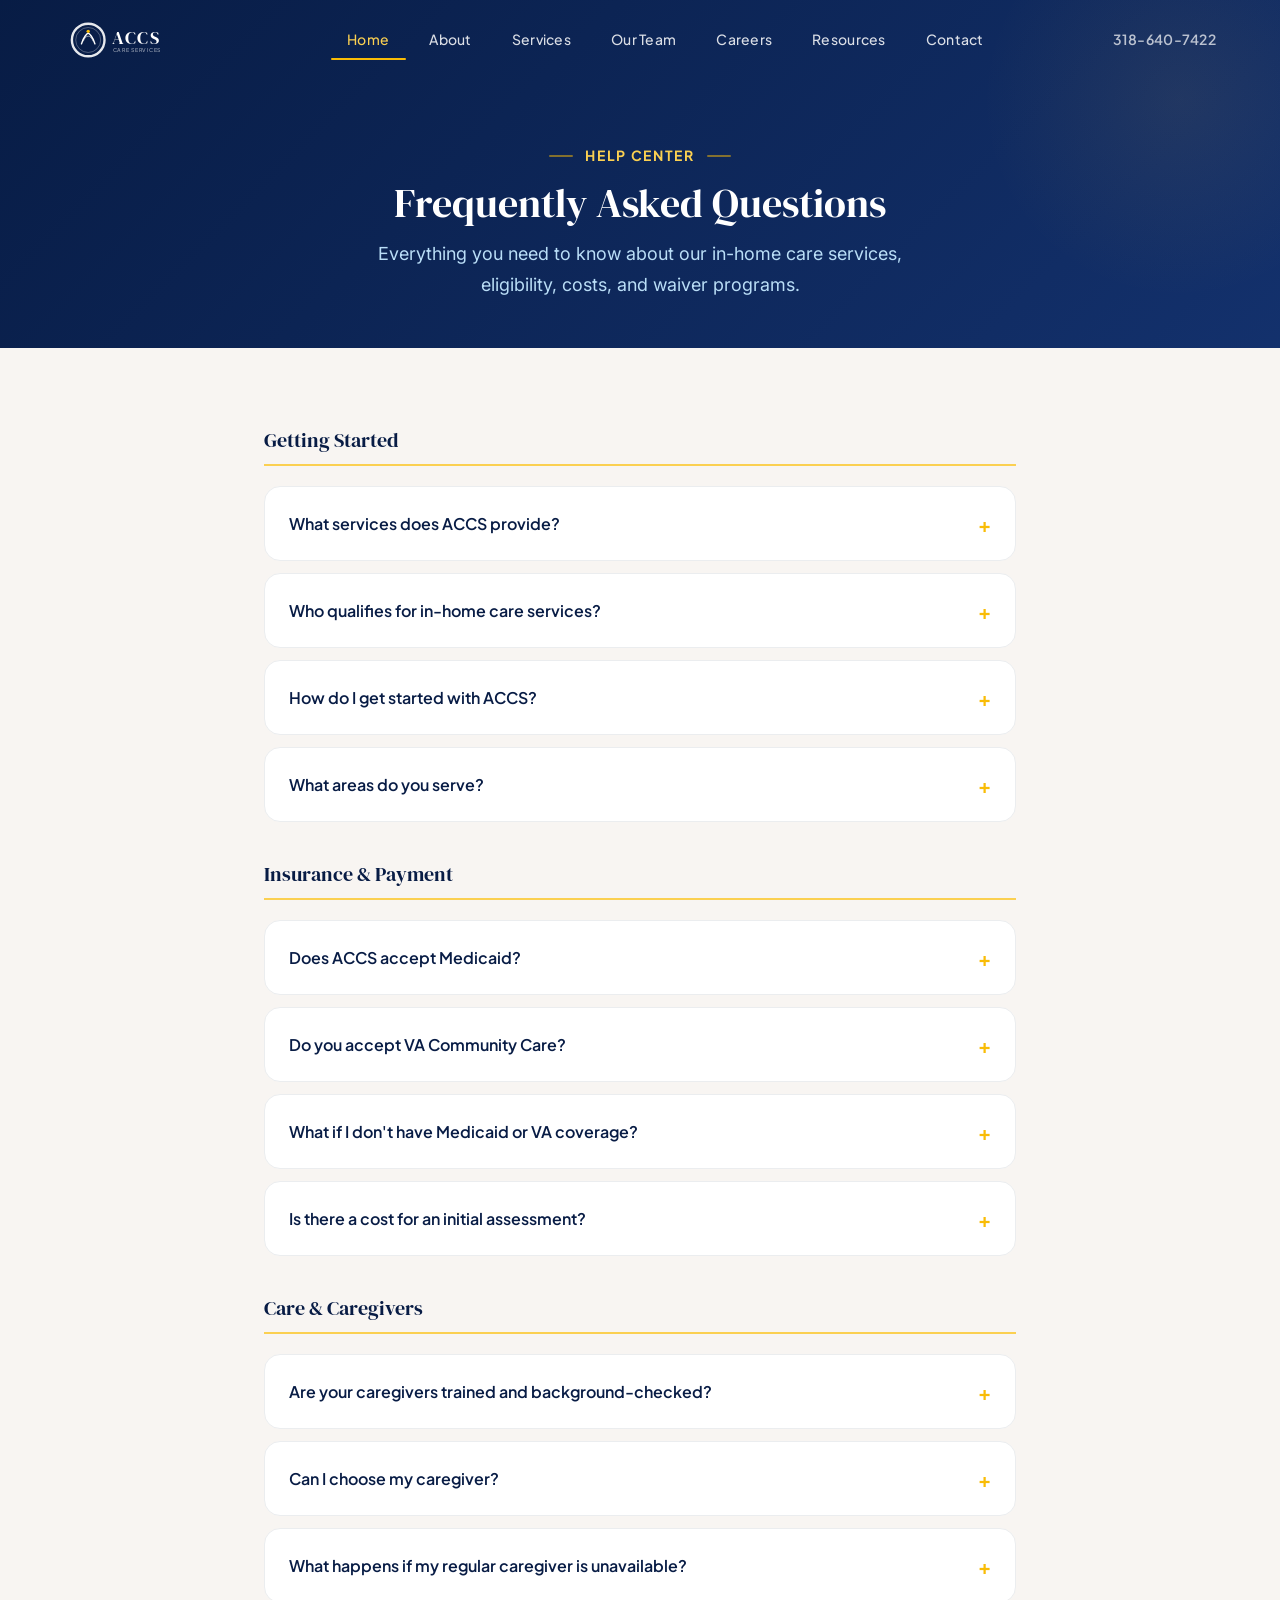
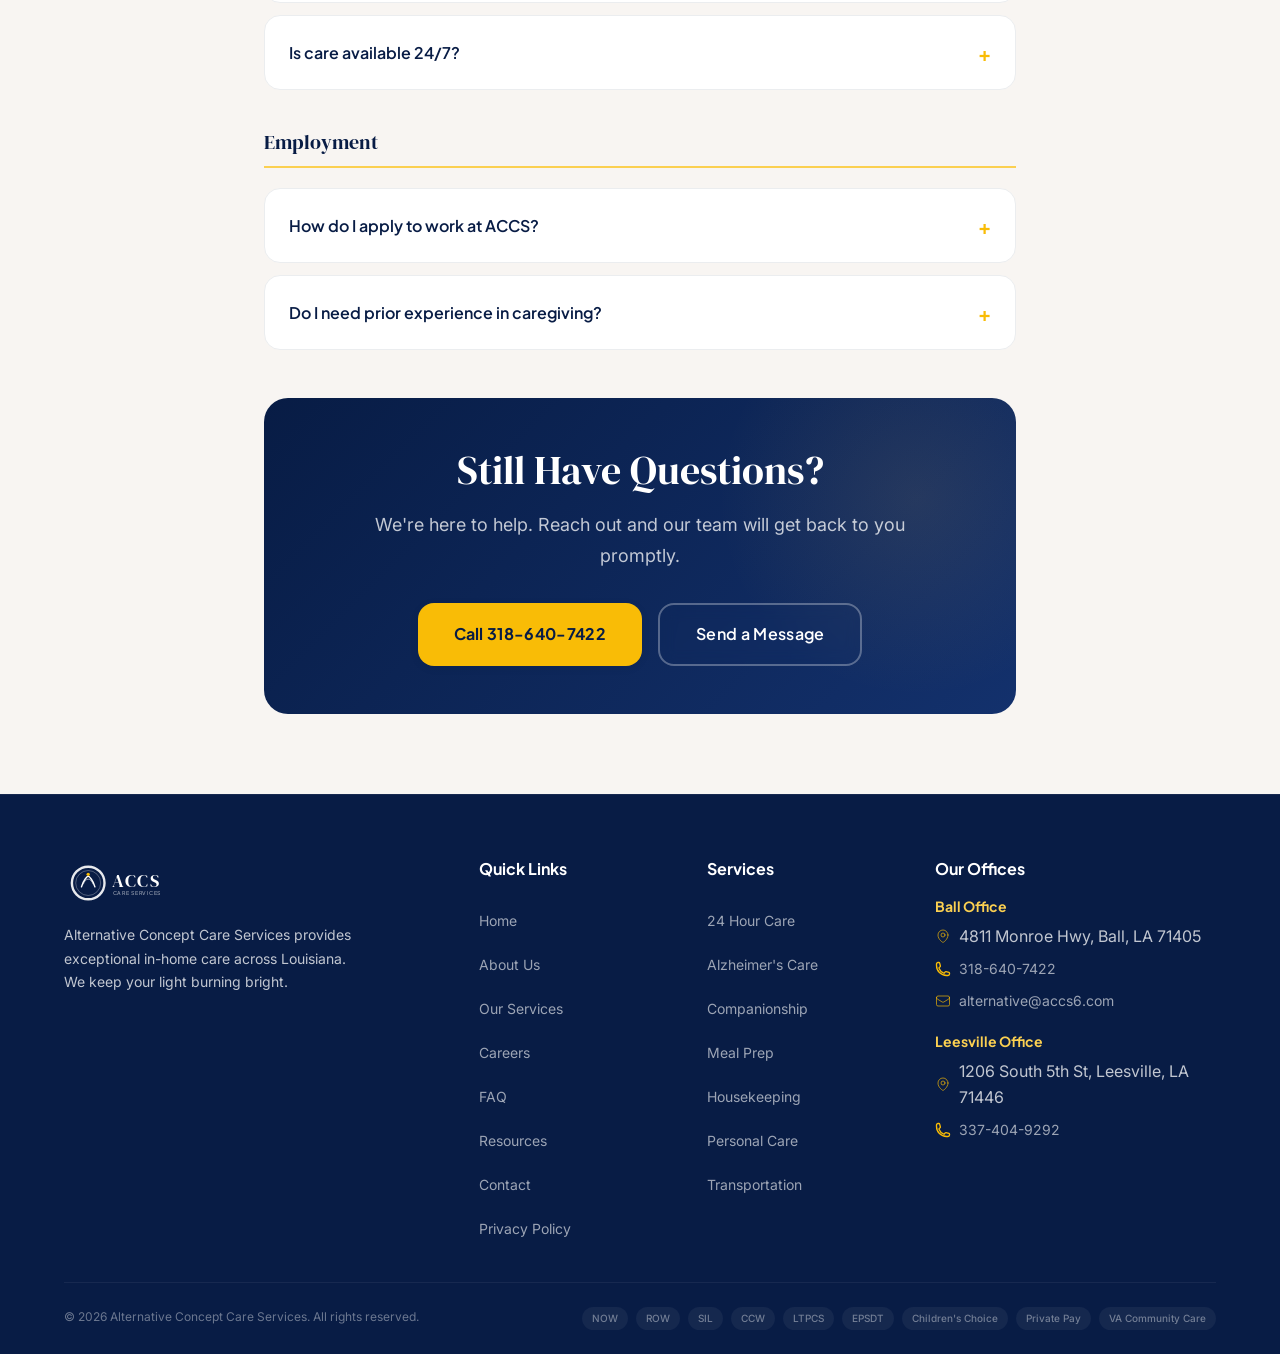
<file: faq.html>
<!DOCTYPE html>
<html lang="en">
<head>
  <meta charset="UTF-8">
  <meta name="viewport" content="width=device-width, initial-scale=1.0, viewport-fit=cover">
  <meta name="theme-color" content="#0f172a">
  <meta name="description" content="Frequently asked questions about ACCS in-home care services — Medicaid, waiver programs, costs, eligibility, and more.">
  
  <title>FAQ — Alternative Concept Care Services</title>
  
  <link rel="icon" type="image/svg+xml" href="favicon.svg">
  <meta property="og:title" content="FAQ — ACCS Care Services">
  <meta property="og:description" content="Get answers to common questions about in-home care, Medicaid, waiver programs, and ACCS services in Louisiana.">
  <meta property="og:type" content="website">
  <meta property="og:url" content="https://www.accs6.com/faq.html">
  
  <link rel="preconnect" href="https://fonts.googleapis.com">
  <link rel="preconnect" href="https://fonts.gstatic.com" crossorigin>
  <link rel="stylesheet" href="css/index.css">
  <link rel="stylesheet" href="css/components.css">
</head>
<body>

  <section class="page-hero">
    <div class="container">
      <div class="section-label" style="color: var(--warmth-light);">Help Center</div>
      <h1 style="color: var(--white); font-size: var(--text-4xl); margin-bottom: var(--space-3);">Frequently Asked Questions</h1>
      <p style="color: var(--sky-light); max-width: 600px; margin: 0 auto; line-height: 1.7;">Everything you need to know about our in-home care services, eligibility, costs, and waiver programs.</p>
    </div>
  </section>

  <section class="section">
    <div class="container" style="max-width: 800px;">

      <div class="faq-group">
        <h2 class="faq-group-title">Getting Started</h2>

        <details class="faq-item reveal">
          <summary class="faq-question">What services does ACCS provide?</summary>
          <div class="faq-answer">
            <p>ACCS provides comprehensive in-home care services including personal care assistance, companionship, meal preparation, grocery shopping, light housekeeping, transportation, 24-hour care, and specialized Alzheimer's/dementia care. Our goal is to help individuals maintain independence while remaining in the comfort of their home.</p>
          </div>
        </details>

        <details class="faq-item reveal">
          <summary class="faq-question">Who qualifies for in-home care services?</summary>
          <div class="faq-answer">
            <p>Our services are available to elderly, disabled, and recovering adults who need assistance with daily living activities. Eligibility varies by funding source — Medicaid waiver recipients, Veterans through the VA Community Care program, and anyone who wishes to pay privately can all receive care through ACCS.</p>
          </div>
        </details>

        <details class="faq-item reveal">
          <summary class="faq-question">How do I get started with ACCS?</summary>
          <div class="faq-answer">
            <p>Getting started is simple. Call our Ball office at <a href="tel:318-640-7422">318-640-7422</a> or our Leesville office at <a href="tel:337-404-9292">337-404-9292</a>. You can also visit our <a href="contact.html">contact page</a> to submit a request online. A supervisor will be assigned to assess your needs and match you with the right caregiver.</p>
          </div>
        </details>

        <details class="faq-item reveal">
          <summary class="faq-question">What areas do you serve?</summary>
          <div class="faq-answer">
            <p>We serve communities across Central and Western Louisiana from our two offices — Ball (near Alexandria) and Leesville. Our service area covers multiple parishes. Contact us to confirm availability in your specific area.</p>
          </div>
        </details>
      </div>

      <div class="faq-group">
        <h2 class="faq-group-title">Insurance & Payment</h2>

        <details class="faq-item reveal">
          <summary class="faq-question">Does ACCS accept Medicaid?</summary>
          <div class="faq-answer">
            <p>Yes. We are an approved provider for multiple Louisiana Medicaid waiver programs including NOW (New Opportunities Waiver), ROW (Residential Options Waiver), SIL (Supports for Independent Living), CCW (Community Choices Waiver), LTPCS (Long-Term Personal Care Services), EPSDT (Early Periodic Screening, Diagnosis & Treatment), and Children's Choice.</p>
          </div>
        </details>

        <details class="faq-item reveal">
          <summary class="faq-question">Do you accept VA Community Care?</summary>
          <div class="faq-answer">
            <p>Yes. We are proud to serve our Veterans through the VA Community Care program. If you are a Veteran who has been approved for in-home care through the VA, contact us to get matched with a dedicated caregiver.</p>
          </div>
        </details>

        <details class="faq-item reveal">
          <summary class="faq-question">What if I don't have Medicaid or VA coverage?</summary>
          <div class="faq-answer">
            <p>We offer private pay options for individuals who wish to receive care without going through a waiver program. Contact us for a personalized quote based on your care needs and schedule.</p>
          </div>
        </details>

        <details class="faq-item reveal">
          <summary class="faq-question">Is there a cost for an initial assessment?</summary>
          <div class="faq-answer">
            <p>No. We provide a free initial consultation and needs assessment to determine what level of care would best serve you or your loved one.</p>
          </div>
        </details>
      </div>

      <div class="faq-group">
        <h2 class="faq-group-title">Care & Caregivers</h2>

        <details class="faq-item reveal">
          <summary class="faq-question">Are your caregivers trained and background-checked?</summary>
          <div class="faq-answer">
            <p>Absolutely. Every ACCS caregiver undergoes thorough background screening and receives comprehensive training before being placed with a client. We maintain ongoing training programs to ensure our team provides the highest standard of care.</p>
          </div>
        </details>

        <details class="faq-item reveal">
          <summary class="faq-question">Can I choose my caregiver?</summary>
          <div class="faq-answer">
            <p>We do our best to match you with a caregiver who fits your personality, needs, and preferences. If at any time you'd like to request a different caregiver, simply speak with your supervisor and we will accommodate.</p>
          </div>
        </details>

        <details class="faq-item reveal">
          <summary class="faq-question">What happens if my regular caregiver is unavailable?</summary>
          <div class="faq-answer">
            <p>If your regular caregiver is unavailable due to illness or personal reasons, your supervisor will arrange a qualified substitute to ensure continuity of care. We never leave our clients without support.</p>
          </div>
        </details>

        <details class="faq-item reveal">
          <summary class="faq-question">Is care available 24/7?</summary>
          <div class="faq-answer">
            <p>Yes. ACCS provides care 24 hours a day, 7 days a week, including holidays. Whether you need a few hours of daily assistance or round-the-clock care, we build a schedule that works for you.</p>
          </div>
        </details>
      </div>

      <div class="faq-group">
        <h2 class="faq-group-title">Employment</h2>

        <details class="faq-item reveal">
          <summary class="faq-question">How do I apply to work at ACCS?</summary>
          <div class="faq-answer">
            <p>Visit our <a href="employment.html">careers page</a> to fill out an application online. We hire Direct Service Workers (DSWs), supervisors, and office staff. We're always looking for compassionate people to join our team.</p>
          </div>
        </details>

        <details class="faq-item reveal">
          <summary class="faq-question">Do I need prior experience in caregiving?</summary>
          <div class="faq-answer">
            <p>While prior experience is valued, it is not always required. We provide comprehensive training for all new hires. What matters most is your compassion, reliability, and genuine desire to help others.</p>
          </div>
        </details>
      </div>

      <!-- CTA -->
      <div class="cta-section" style="border-radius: var(--radius-2xl); margin-top: var(--space-12); padding: var(--space-12) var(--space-8);">
        <div class="cta-content">
          <h2>Still Have Questions?</h2>
          <p>We're here to help. Reach out and our team will get back to you promptly.</p>
          <div class="cta-actions">
            <a href="tel:318-640-7422" class="btn btn-primary btn-lg">Call 318-640-7422</a>
            <a href="contact.html" class="btn btn-outline btn-lg" style="border-color: rgba(255,255,255,0.3); color: white;">Send a Message</a>
          </div>
        </div>
      </div>

    </div>
  </section>

  <script src="js/components.js"></script>
  <script src="js/animations.js"></script>
</body>
</html>
</file>
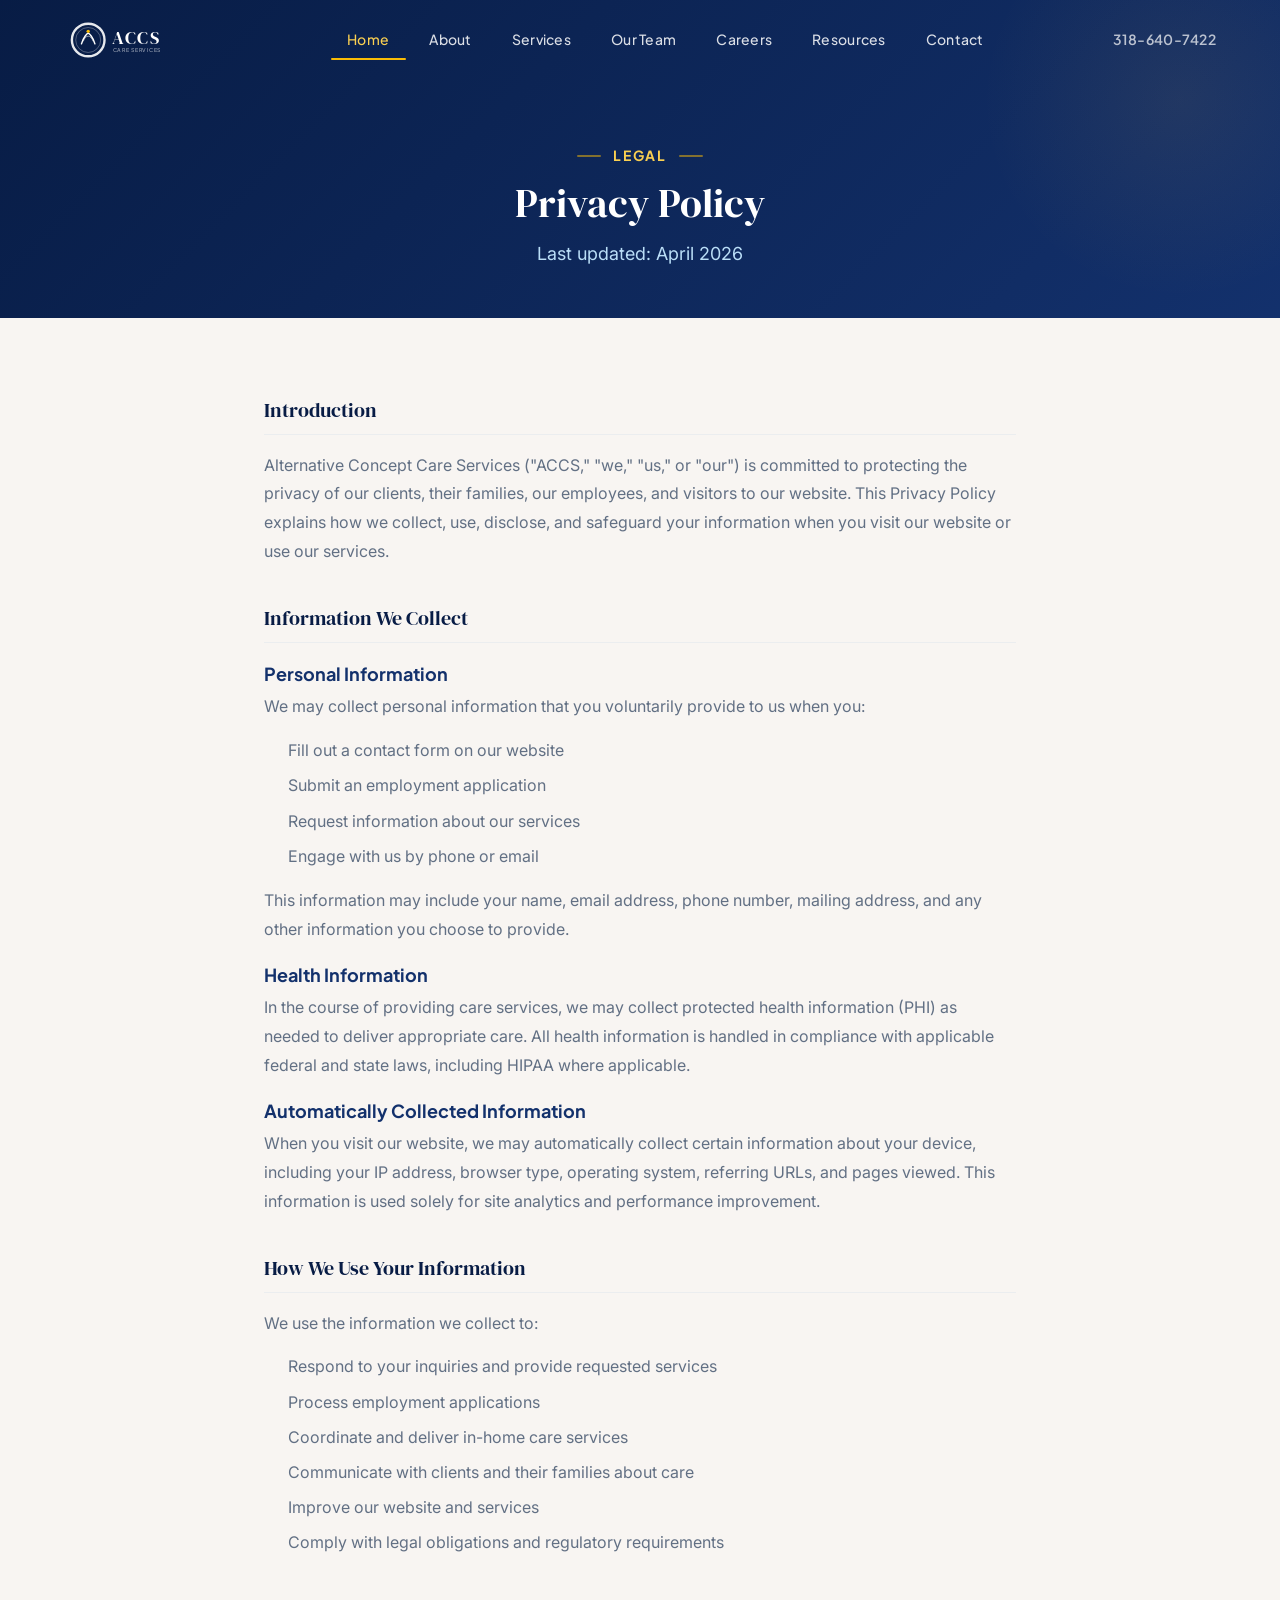
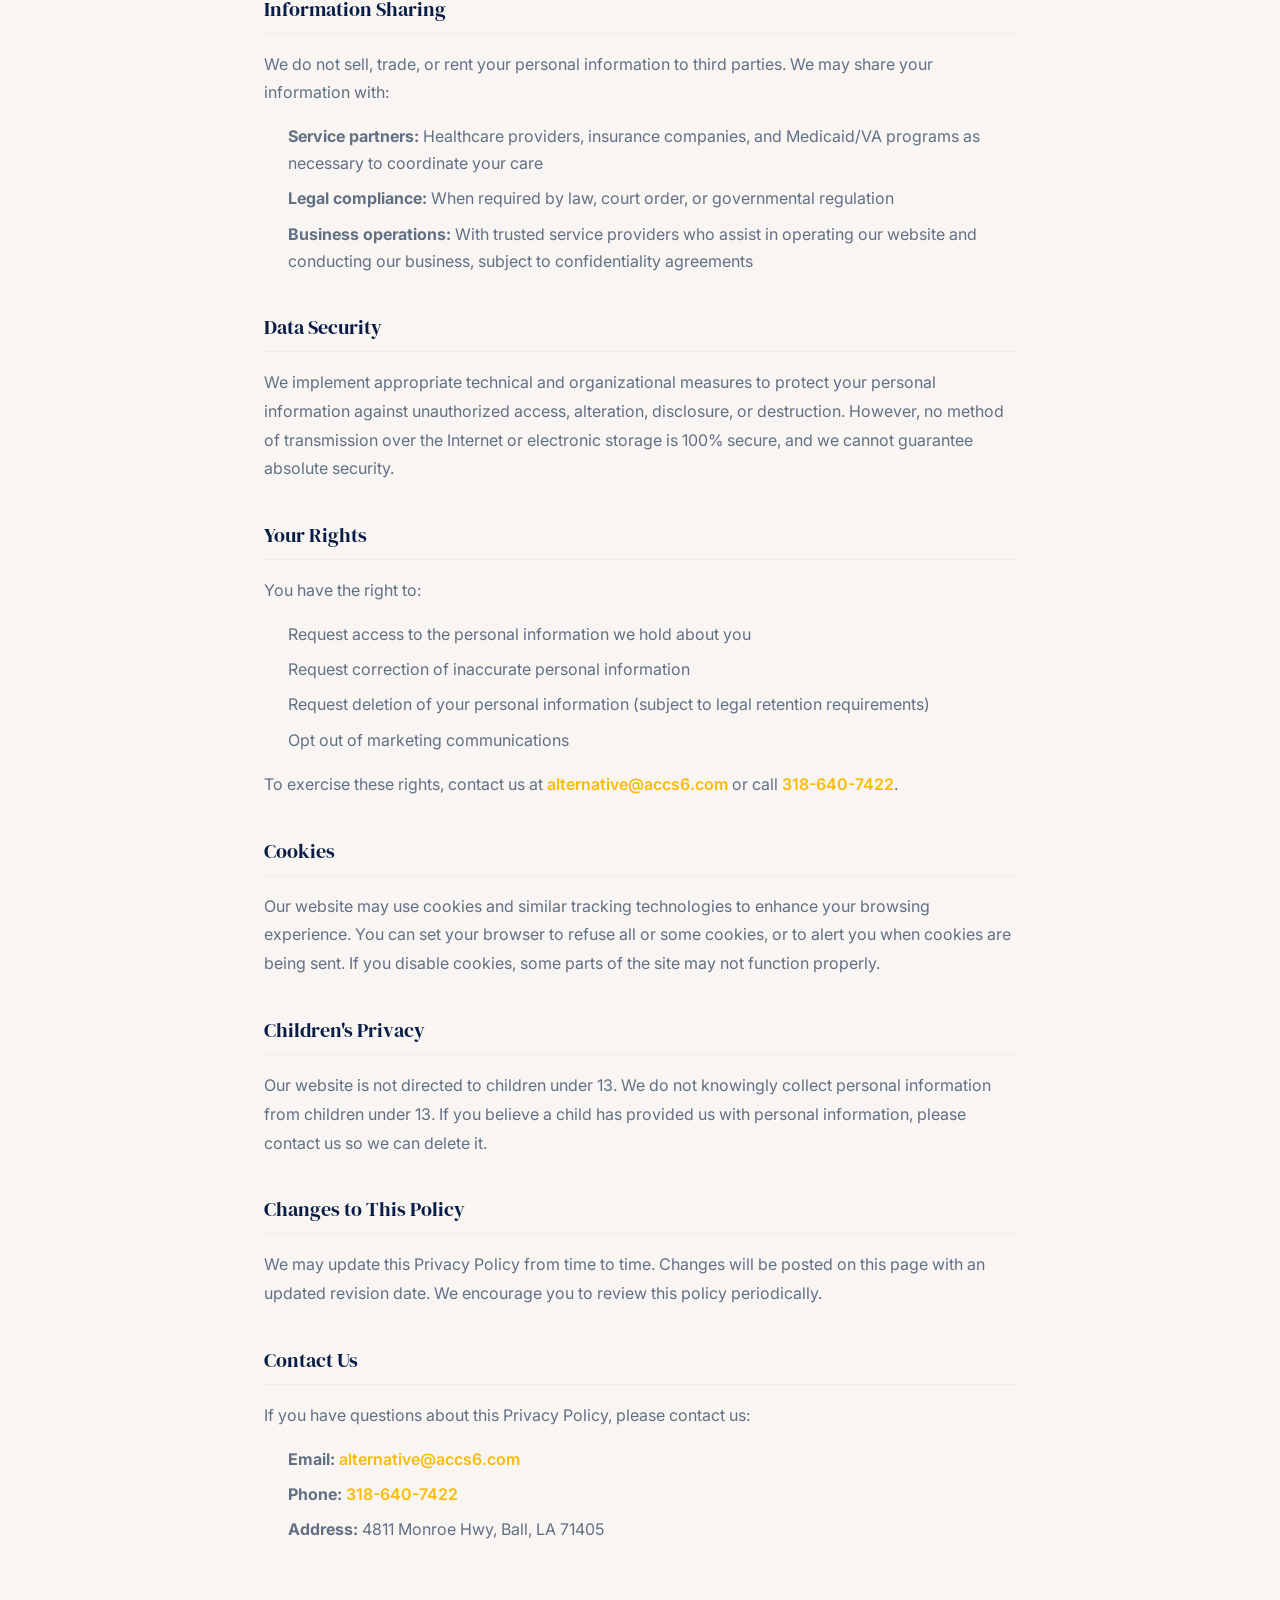
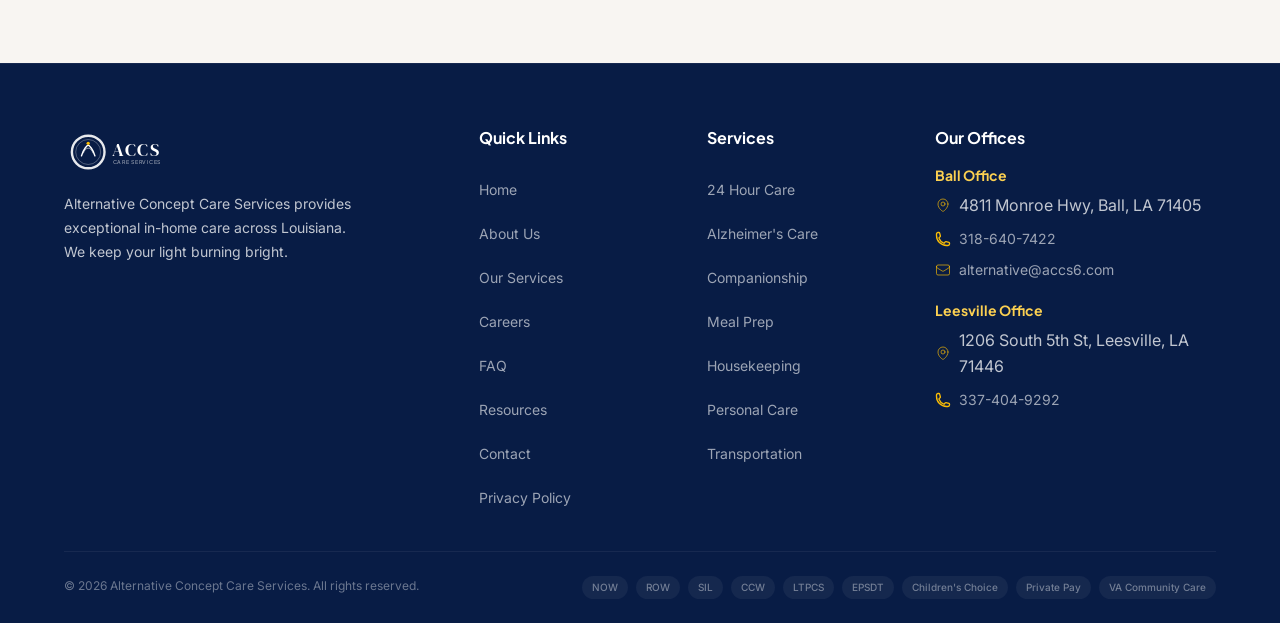
<file: privacy.html>
<!DOCTYPE html>
<html lang="en">
<head>
  <meta charset="UTF-8">
  <meta name="viewport" content="width=device-width, initial-scale=1.0, viewport-fit=cover">
  <meta name="theme-color" content="#0f172a">
  <meta name="description" content="Privacy policy and terms of service for Alternative Concept Care Services (ACCS).">
  
  <title>Privacy Policy — Alternative Concept Care Services</title>
  
  <link rel="icon" type="image/svg+xml" href="favicon.svg">
  <meta property="og:title" content="Privacy Policy — ACCS Care Services">
  <meta property="og:description" content="Our commitment to protecting your personal information and health data.">
  <meta property="og:type" content="website">
  <meta property="og:url" content="https://www.accs6.com/privacy.html">
  
  <link rel="preconnect" href="https://fonts.googleapis.com">
  <link rel="preconnect" href="https://fonts.gstatic.com" crossorigin>
  <link rel="stylesheet" href="css/index.css">
  <link rel="stylesheet" href="css/components.css">
</head>
<body>

  <section class="page-hero">
    <div class="container">
      <div class="section-label" style="color: var(--warmth-light);">Legal</div>
      <h1 style="color: var(--white); font-size: var(--text-4xl); margin-bottom: var(--space-3);">Privacy Policy</h1>
      <p style="color: var(--sky-light); max-width: 600px; margin: 0 auto; line-height: 1.7;">Last updated: April 2026</p>
    </div>
  </section>

  <section class="section">
    <div class="container legal-content" style="max-width: 800px;">

      <div class="legal-section reveal">
        <h2>Introduction</h2>
        <p>Alternative Concept Care Services ("ACCS," "we," "us," or "our") is committed to protecting the privacy of our clients, their families, our employees, and visitors to our website. This Privacy Policy explains how we collect, use, disclose, and safeguard your information when you visit our website or use our services.</p>
      </div>

      <div class="legal-section reveal">
        <h2>Information We Collect</h2>
        <h3>Personal Information</h3>
        <p>We may collect personal information that you voluntarily provide to us when you:</p>
        <ul>
          <li>Fill out a contact form on our website</li>
          <li>Submit an employment application</li>
          <li>Request information about our services</li>
          <li>Engage with us by phone or email</li>
        </ul>
        <p>This information may include your name, email address, phone number, mailing address, and any other information you choose to provide.</p>

        <h3>Health Information</h3>
        <p>In the course of providing care services, we may collect protected health information (PHI) as needed to deliver appropriate care. All health information is handled in compliance with applicable federal and state laws, including HIPAA where applicable.</p>

        <h3>Automatically Collected Information</h3>
        <p>When you visit our website, we may automatically collect certain information about your device, including your IP address, browser type, operating system, referring URLs, and pages viewed. This information is used solely for site analytics and performance improvement.</p>
      </div>

      <div class="legal-section reveal">
        <h2>How We Use Your Information</h2>
        <p>We use the information we collect to:</p>
        <ul>
          <li>Respond to your inquiries and provide requested services</li>
          <li>Process employment applications</li>
          <li>Coordinate and deliver in-home care services</li>
          <li>Communicate with clients and their families about care</li>
          <li>Improve our website and services</li>
          <li>Comply with legal obligations and regulatory requirements</li>
        </ul>
      </div>

      <div class="legal-section reveal">
        <h2>Information Sharing</h2>
        <p>We do not sell, trade, or rent your personal information to third parties. We may share your information with:</p>
        <ul>
          <li><strong>Service partners:</strong> Healthcare providers, insurance companies, and Medicaid/VA programs as necessary to coordinate your care</li>
          <li><strong>Legal compliance:</strong> When required by law, court order, or governmental regulation</li>
          <li><strong>Business operations:</strong> With trusted service providers who assist in operating our website and conducting our business, subject to confidentiality agreements</li>
        </ul>
      </div>

      <div class="legal-section reveal">
        <h2>Data Security</h2>
        <p>We implement appropriate technical and organizational measures to protect your personal information against unauthorized access, alteration, disclosure, or destruction. However, no method of transmission over the Internet or electronic storage is 100% secure, and we cannot guarantee absolute security.</p>
      </div>

      <div class="legal-section reveal">
        <h2>Your Rights</h2>
        <p>You have the right to:</p>
        <ul>
          <li>Request access to the personal information we hold about you</li>
          <li>Request correction of inaccurate personal information</li>
          <li>Request deletion of your personal information (subject to legal retention requirements)</li>
          <li>Opt out of marketing communications</li>
        </ul>
        <p>To exercise these rights, contact us at <a href="mailto:alternative@accs6.com">alternative@accs6.com</a> or call <a href="tel:318-640-7422">318-640-7422</a>.</p>
      </div>

      <div class="legal-section reveal">
        <h2>Cookies</h2>
        <p>Our website may use cookies and similar tracking technologies to enhance your browsing experience. You can set your browser to refuse all or some cookies, or to alert you when cookies are being sent. If you disable cookies, some parts of the site may not function properly.</p>
      </div>

      <div class="legal-section reveal">
        <h2>Children's Privacy</h2>
        <p>Our website is not directed to children under 13. We do not knowingly collect personal information from children under 13. If you believe a child has provided us with personal information, please contact us so we can delete it.</p>
      </div>

      <div class="legal-section reveal">
        <h2>Changes to This Policy</h2>
        <p>We may update this Privacy Policy from time to time. Changes will be posted on this page with an updated revision date. We encourage you to review this policy periodically.</p>
      </div>

      <div class="legal-section reveal">
        <h2>Contact Us</h2>
        <p>If you have questions about this Privacy Policy, please contact us:</p>
        <ul>
          <li><strong>Email:</strong> <a href="mailto:alternative@accs6.com">alternative@accs6.com</a></li>
          <li><strong>Phone:</strong> <a href="tel:318-640-7422">318-640-7422</a></li>
          <li><strong>Address:</strong> 4811 Monroe Hwy, Ball, LA 71405</li>
        </ul>
      </div>

    </div>
  </section>

  <script src="js/components.js"></script>
  <script src="js/animations.js"></script>
</body>
</html>
</file>
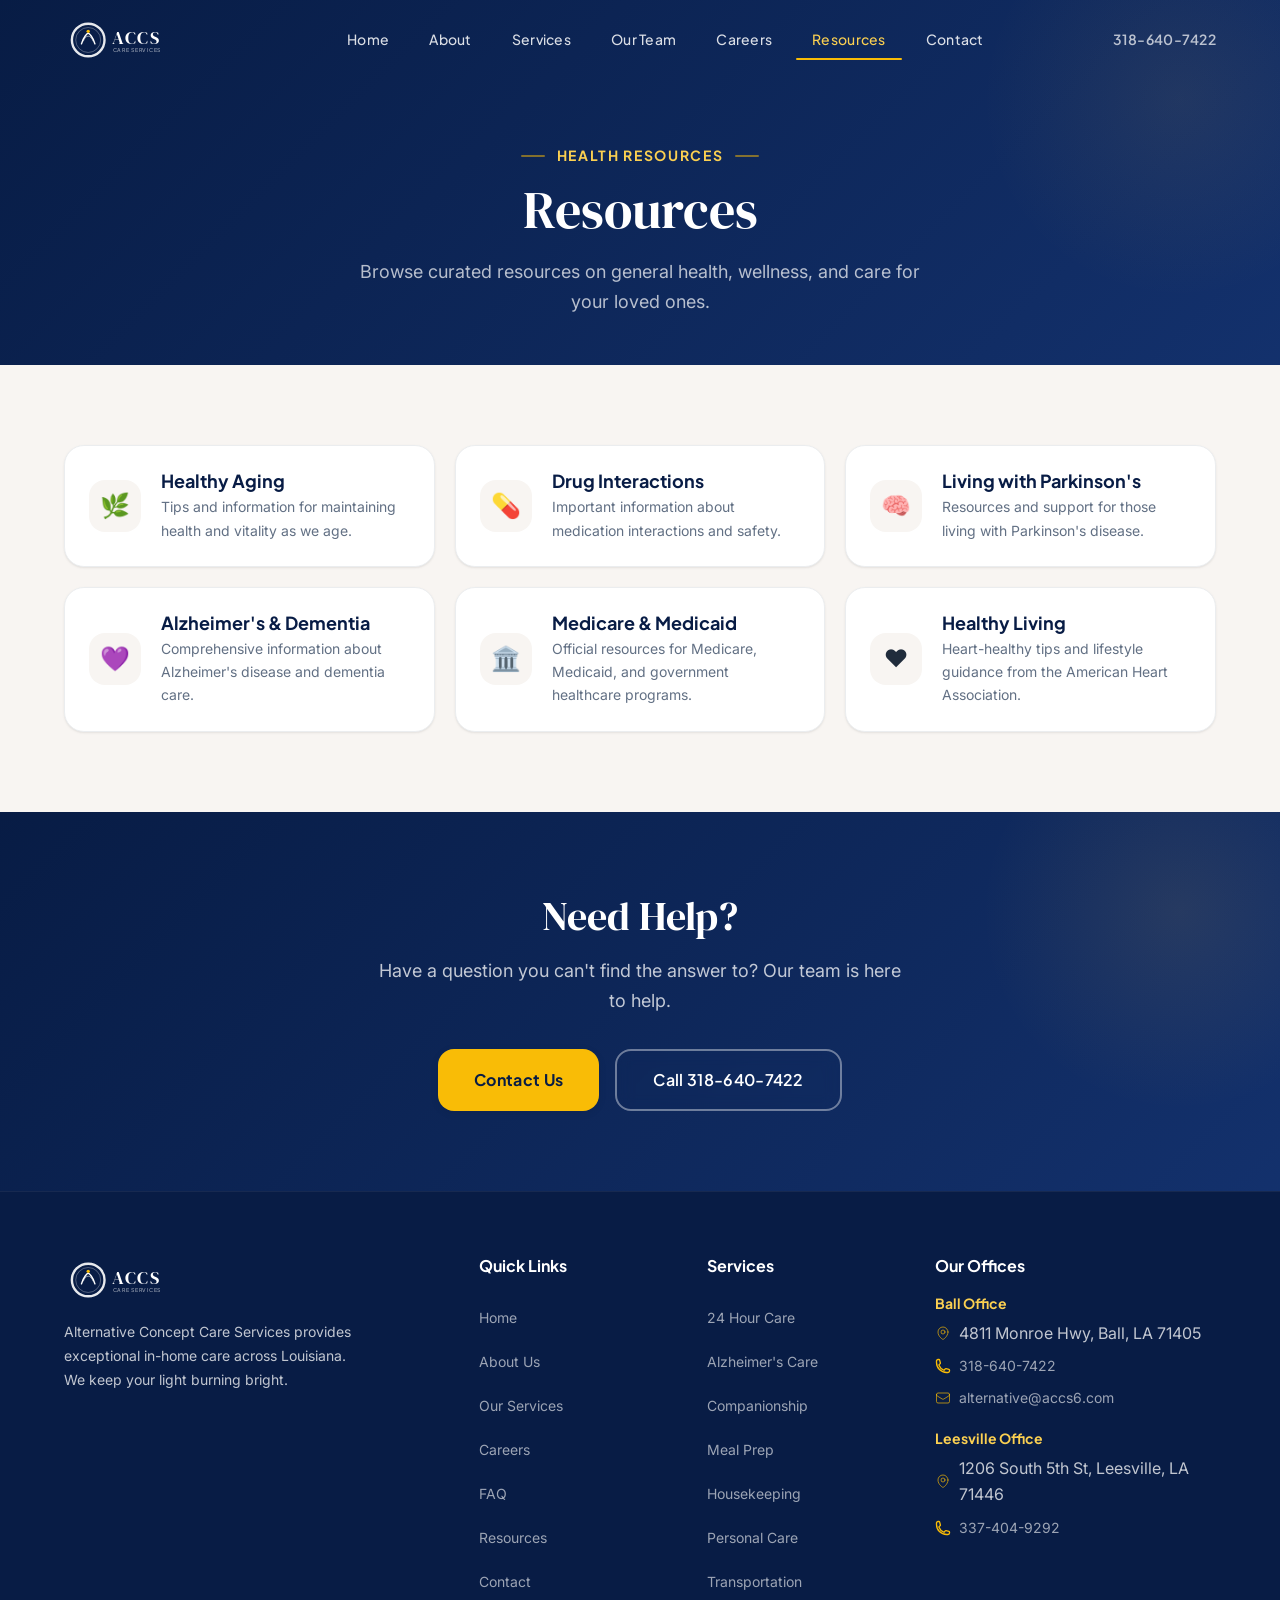
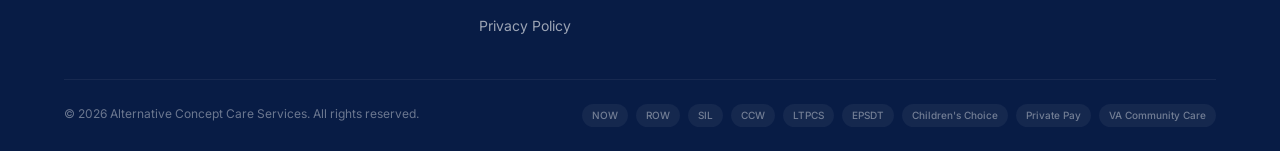
<file: resources.html>
<!DOCTYPE html>
<html lang="en">
<head>
  <meta charset="UTF-8">
  <meta name="viewport" content="width=device-width, initial-scale=1.0, viewport-fit=cover">
  <meta name="theme-color" content="#0f172a">
  <meta name="description" content="Health and wellness resources curated by ACCS — information on healthy aging, drug interactions, Parkinson's, Alzheimer's, Medicare, and healthy living.">
  <title>Resources | ACCS — Health &amp; Wellness Resources</title>
  <link rel="stylesheet" href="css/index.css">
  <link rel="stylesheet" href="css/components.css">
  <style>
    .ripple { position: absolute; border-radius: 50%; background: rgba(255,255,255,0.3); transform: scale(0); animation: ripple-anim 0.6s ease-out; pointer-events: none; }
    @keyframes ripple-anim { to { transform: scale(4); opacity: 0; } }
    .stagger-in { animation: fadeInUp 0.5s var(--ease-out) both; }
  </style>
</head>
<body>

  <section class="page-hero">
    <div class="container">
      <div class="section-label" style="color: var(--warmth-light); justify-content: center;">Health Resources</div>
      <h1>Resources</h1>
      <p>Browse curated resources on general health, wellness, and care for your loved ones.</p>
    </div>
  </section>

  <section class="section">
    <div class="container">
      <div class="resource-grid stagger-grid">
        <a href="https://www.drugwatch.com/health/seniors/" target="_blank" rel="noopener" class="resource-card">
          <div class="resource-icon">🌿</div>
          <div>
            <h3>Healthy Aging</h3>
            <p>Tips and information for maintaining health and vitality as we age.</p>
          </div>
        </a>

        <a href="https://www.drugwatch.com/health/drug-interactions/" target="_blank" rel="noopener" class="resource-card">
          <div class="resource-icon">💊</div>
          <div>
            <h3>Drug Interactions</h3>
            <p>Important information about medication interactions and safety.</p>
          </div>
        </a>

        <a href="http://www.parkinson.org/living-with-parkinsons" target="_blank" rel="noopener" class="resource-card">
          <div class="resource-icon">🧠</div>
          <div>
            <h3>Living with Parkinson's</h3>
            <p>Resources and support for those living with Parkinson's disease.</p>
          </div>
        </a>

        <a href="https://www.alz.org/alzheimers_disease_what_is_alzheimers.asp" target="_blank" rel="noopener" class="resource-card">
          <div class="resource-icon">💜</div>
          <div>
            <h3>Alzheimer's &amp; Dementia</h3>
            <p>Comprehensive information about Alzheimer's disease and dementia care.</p>
          </div>
        </a>

        <a href="https://www.cms.gov/" target="_blank" rel="noopener" class="resource-card">
          <div class="resource-icon">🏛️</div>
          <div>
            <h3>Medicare &amp; Medicaid</h3>
            <p>Official resources for Medicare, Medicaid, and government healthcare programs.</p>
          </div>
        </a>

        <a href="https://healthyforgood.heart.org/" target="_blank" rel="noopener" class="resource-card">
          <div class="resource-icon">❤️</div>
          <div>
            <h3>Healthy Living</h3>
            <p>Heart-healthy tips and lifestyle guidance from the American Heart Association.</p>
          </div>
        </a>
      </div>
    </div>
  </section>

  <!-- Need Help -->
  <section class="section cta-section">
    <div class="container">
      <div class="cta-content reveal">
        <h2>Need Help?</h2>
        <p>Have a question you can't find the answer to? Our team is here to help.</p>
        <div class="cta-actions">
          <a href="contact.html" class="btn btn-primary btn-lg">Contact Us</a>
          <a href="tel:318-640-7422" class="btn btn-outline btn-lg">Call 318-640-7422</a>
        </div>
      </div>
    </div>
  </section>

  <script src="js/components.js"></script>
  <script src="js/animations.js"></script>
  <script src="js/app.js"></script>
</body>
</html>
</file>
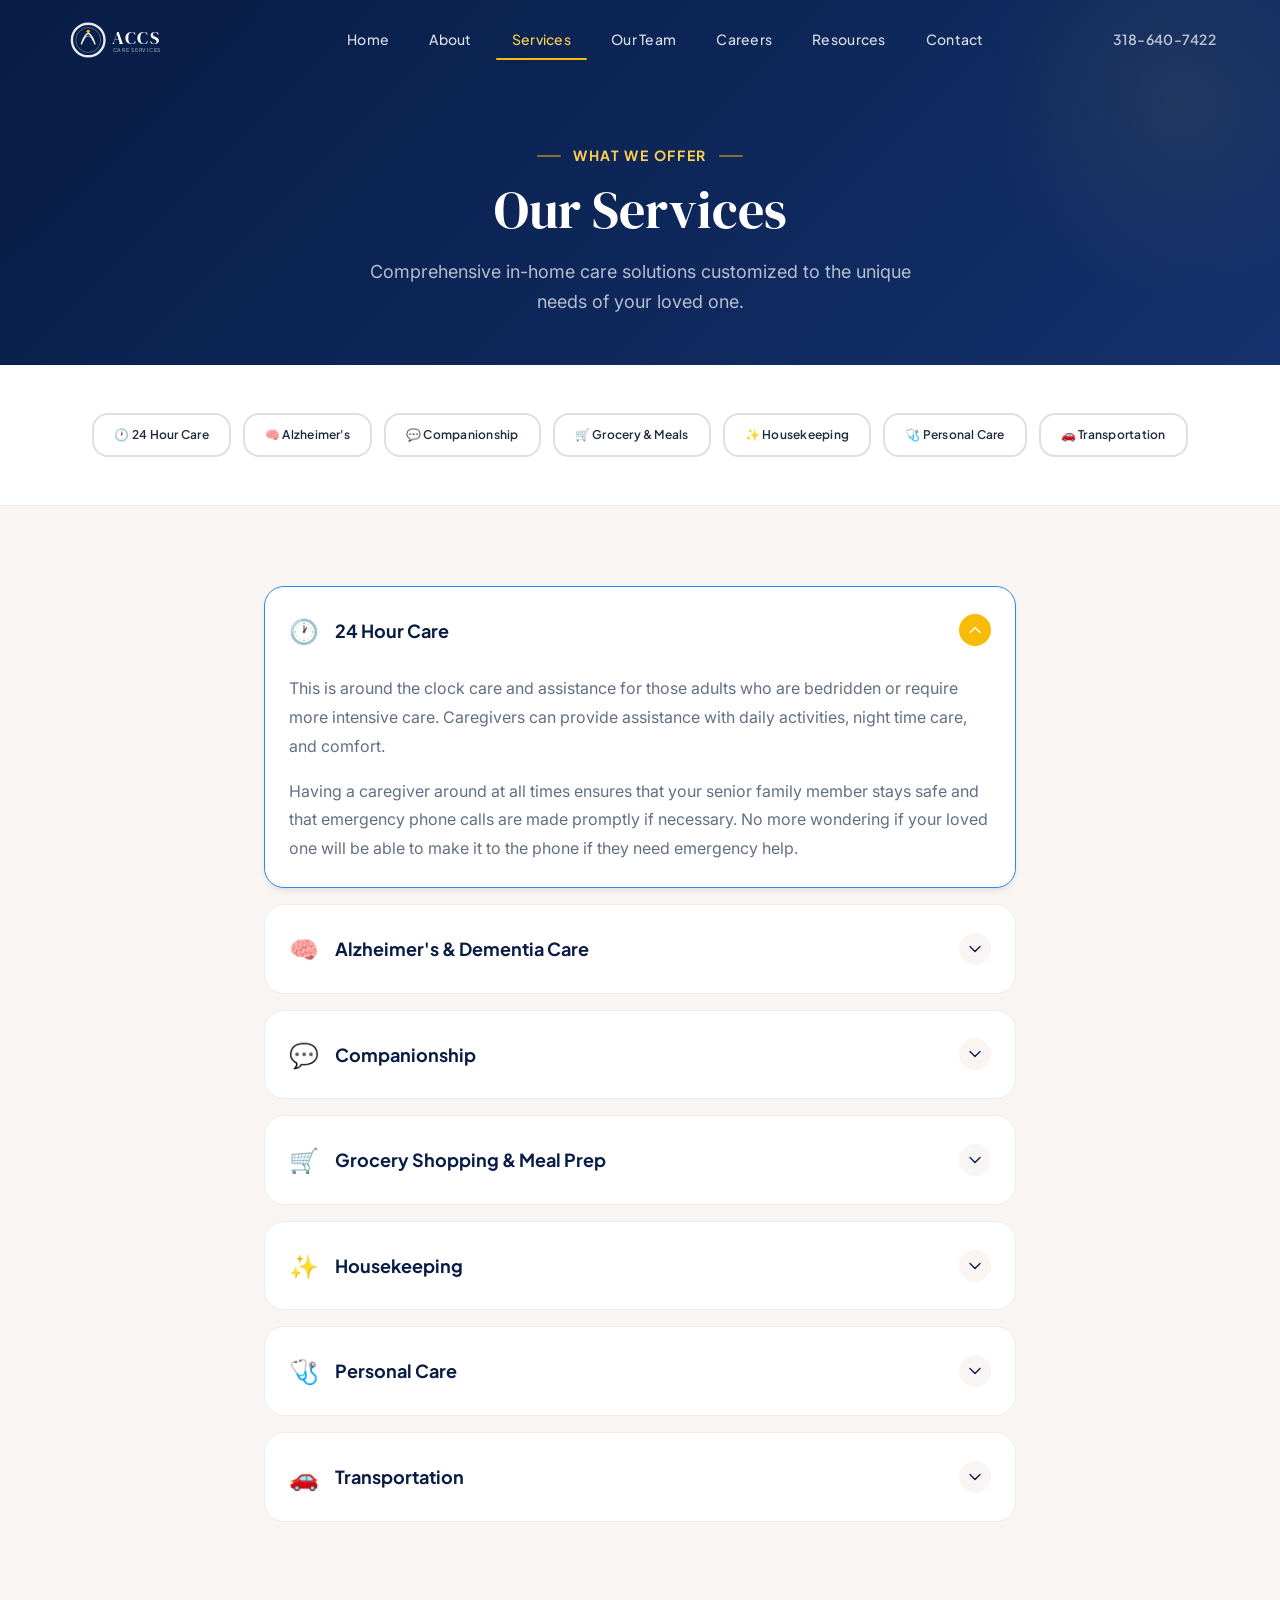
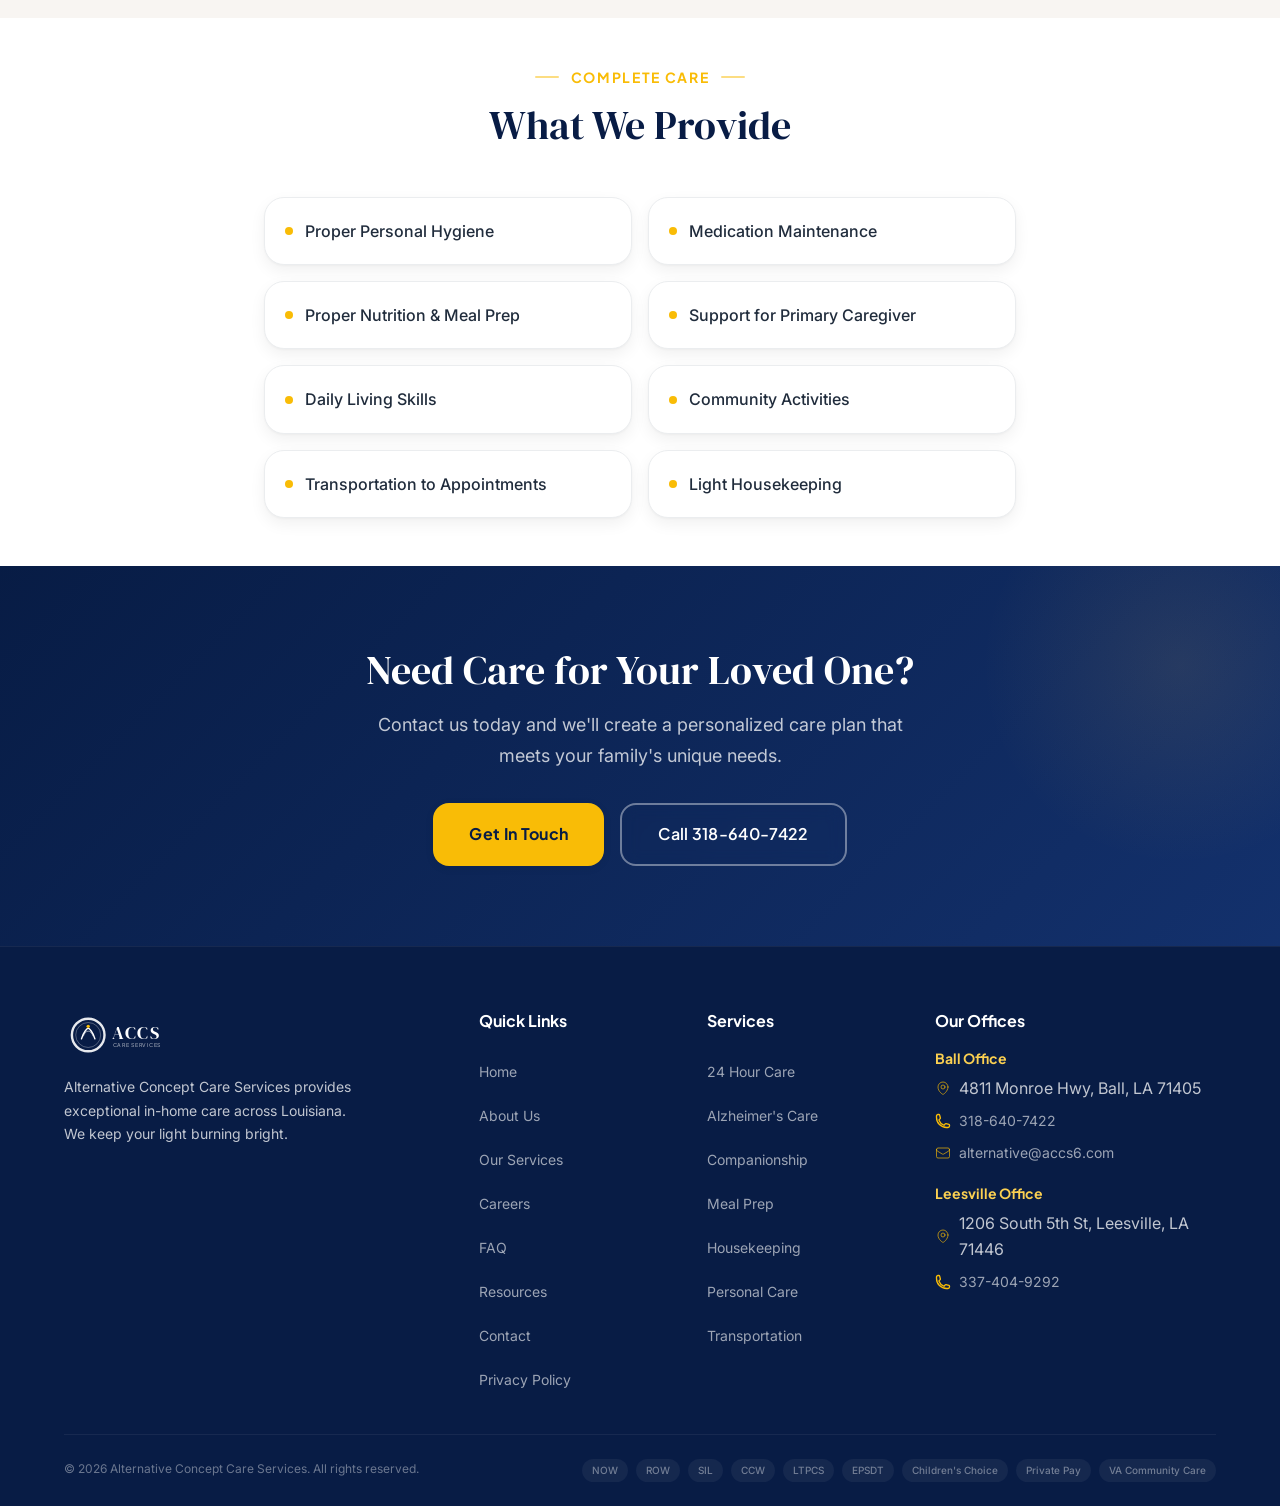
<file: services.html>
<!DOCTYPE html>
<html lang="en">
<head>
  <meta charset="UTF-8">
  <meta name="viewport" content="width=device-width, initial-scale=1.0, viewport-fit=cover">
  <meta name="theme-color" content="#0f172a">
  <meta name="description" content="Explore ACCS in-home care services: 24 Hour Care, Alzheimer's, Companionship, Grocery Shopping, Housekeeping, Personal Care, and Transportation across Louisiana.">
  <title>Our Services | ACCS — In-Home Care Services, Louisiana</title>
  <link rel="stylesheet" href="css/index.css">
  <link rel="stylesheet" href="css/components.css">
  <style>
    .ripple { position: absolute; border-radius: 50%; background: rgba(255,255,255,0.3); transform: scale(0); animation: ripple-anim 0.6s ease-out; pointer-events: none; }
    @keyframes ripple-anim { to { transform: scale(4); opacity: 0; } }
    .stagger-in { animation: fadeInUp 0.5s var(--ease-out) both; }
  </style>
</head>
<body>

  <section class="page-hero">
    <div class="container">
      <div class="section-label" style="color: var(--warmth-light); justify-content: center;">What We Offer</div>
      <h1>Our Services</h1>
      <p>Comprehensive in-home care solutions customized to the unique needs of your loved one.</p>
    </div>
  </section>

  <!-- Quick Jump -->
  <section class="section-sm" style="background: var(--white); border-bottom: 1px solid var(--border-light);">
    <div class="container">
      <div style="display: flex; flex-wrap: wrap; justify-content: center; gap: var(--space-3);">
        <a href="#svc-24hr" class="btn btn-outline-dark btn-sm">🕐 24 Hour Care</a>
        <a href="#svc-alzheimers" class="btn btn-outline-dark btn-sm">🧠 Alzheimer's</a>
        <a href="#svc-companionship" class="btn btn-outline-dark btn-sm">💬 Companionship</a>
        <a href="#svc-grocery" class="btn btn-outline-dark btn-sm">🛒 Grocery &amp; Meals</a>
        <a href="#svc-housekeeping" class="btn btn-outline-dark btn-sm">✨ Housekeeping</a>
        <a href="#svc-personal" class="btn btn-outline-dark btn-sm">🩺 Personal Care</a>
        <a href="#svc-transport" class="btn btn-outline-dark btn-sm">🚗 Transportation</a>
      </div>
    </div>
  </section>

  <!-- Services Accordion -->
  <section class="section">
    <div class="container" style="max-width: 800px;">
      
      <div class="accordion-item open reveal" id="svc-24hr">
        <button class="accordion-header">
          <span style="font-size: 24px;">🕐</span>
          24 Hour Care
          <div class="accordion-icon">
            <svg xmlns="http://www.w3.org/2000/svg" fill="none" viewBox="0 0 24 24" stroke="currentColor" width="16" height="16"><path stroke-linecap="round" stroke-linejoin="round" stroke-width="2" d="M19.5 8.25l-7.5 7.5-7.5-7.5"/></svg>
          </div>
        </button>
        <div class="accordion-content" style="max-height: 500px;">
          <div class="accordion-content-inner">
            <p>This is around the clock care and assistance for those adults who are bedridden or require more intensive care. Caregivers can provide assistance with daily activities, night time care, and comfort.</p>
            <p style="margin-top: var(--space-4);">Having a caregiver around at all times ensures that your senior family member stays safe and that emergency phone calls are made promptly if necessary. No more wondering if your loved one will be able to make it to the phone if they need emergency help.</p>
          </div>
        </div>
      </div>

      <div class="accordion-item reveal reveal-delay-1" id="svc-alzheimers">
        <button class="accordion-header">
          <span style="font-size: 24px;">🧠</span>
          Alzheimer's &amp; Dementia Care
          <div class="accordion-icon">
            <svg xmlns="http://www.w3.org/2000/svg" fill="none" viewBox="0 0 24 24" stroke="currentColor" width="16" height="16"><path stroke-linecap="round" stroke-linejoin="round" stroke-width="2" d="M19.5 8.25l-7.5 7.5-7.5-7.5"/></svg>
          </div>
        </button>
        <div class="accordion-content">
          <div class="accordion-content-inner">
            <p>Our specialized Alzheimer's and dementia care services provide a safe, structured environment within the comfort of home. Our trained caregivers understand the unique challenges of memory-related conditions and adapt their approach with patience and compassion.</p>
            <p style="margin-top: var(--space-4);">We focus on maintaining familiar routines, providing cognitive stimulation, and ensuring safety while preserving your loved one's dignity and independence for as long as possible.</p>
          </div>
        </div>
      </div>

      <div class="accordion-item reveal reveal-delay-2" id="svc-companionship">
        <button class="accordion-header">
          <span style="font-size: 24px;">💬</span>
          Companionship
          <div class="accordion-icon">
            <svg xmlns="http://www.w3.org/2000/svg" fill="none" viewBox="0 0 24 24" stroke="currentColor" width="16" height="16"><path stroke-linecap="round" stroke-linejoin="round" stroke-width="2" d="M19.5 8.25l-7.5 7.5-7.5-7.5"/></svg>
          </div>
        </button>
        <div class="accordion-content">
          <div class="accordion-content-inner">
            <p>We understand that family and friends can't always attend to an elderly or disabled adult every minute of every day. You have other things to do and sometimes you just need a break. Our caregivers can keep your loved one company while you are away.</p>
            <p style="margin-top: var(--space-4);">Companionship services include conversation, social interaction, reading, games, and simply being present to provide comfort and reduce feelings of isolation and loneliness.</p>
          </div>
        </div>
      </div>

      <div class="accordion-item reveal reveal-delay-3" id="svc-grocery">
        <button class="accordion-header">
          <span style="font-size: 24px;">🛒</span>
          Grocery Shopping &amp; Meal Prep
          <div class="accordion-icon">
            <svg xmlns="http://www.w3.org/2000/svg" fill="none" viewBox="0 0 24 24" stroke="currentColor" width="16" height="16"><path stroke-linecap="round" stroke-linejoin="round" stroke-width="2" d="M19.5 8.25l-7.5 7.5-7.5-7.5"/></svg>
          </div>
        </button>
        <div class="accordion-content">
          <div class="accordion-content-inner">
            <p>Proper nutrition is fundamental to good health. Our caregivers can assist with grocery shopping, meal planning, and preparation of nutritious meals tailored to your loved one's dietary needs and preferences.</p>
            <p style="margin-top: var(--space-4);">We ensure that meals are balanced, appetizing, and prepared safely, helping your family member maintain their health and enjoy mealtimes.</p>
          </div>
        </div>
      </div>

      <div class="accordion-item reveal reveal-delay-4" id="svc-housekeeping">
        <button class="accordion-header">
          <span style="font-size: 24px;">✨</span>
          Housekeeping
          <div class="accordion-icon">
            <svg xmlns="http://www.w3.org/2000/svg" fill="none" viewBox="0 0 24 24" stroke="currentColor" width="16" height="16"><path stroke-linecap="round" stroke-linejoin="round" stroke-width="2" d="M19.5 8.25l-7.5 7.5-7.5-7.5"/></svg>
          </div>
        </button>
        <div class="accordion-content">
          <div class="accordion-content-inner">
            <p>A clean, organized environment is essential for comfort and safety. Our light housekeeping services include laundry, dishes, vacuuming, dusting, and general tidying to maintain a pleasant living space.</p>
            <p style="margin-top: var(--space-4);">We focus on creating a safe, clutter-free environment that reduces the risk of falls and helps your loved one feel comfortable in their home.</p>
          </div>
        </div>
      </div>

      <div class="accordion-item reveal reveal-delay-5" id="svc-personal">
        <button class="accordion-header">
          <span style="font-size: 24px;">🩺</span>
          Personal Care
          <div class="accordion-icon">
            <svg xmlns="http://www.w3.org/2000/svg" fill="none" viewBox="0 0 24 24" stroke="currentColor" width="16" height="16"><path stroke-linecap="round" stroke-linejoin="round" stroke-width="2" d="M19.5 8.25l-7.5 7.5-7.5-7.5"/></svg>
          </div>
        </button>
        <div class="accordion-content">
          <div class="accordion-content-inner">
            <p>Our personal care services include assistance with daily hygiene activities such as bathing, grooming, dressing, and medication maintenance. We provide this support with the utmost respect for your loved one's privacy and dignity.</p>
            <p style="margin-top: var(--space-4);">Our trained caregivers understand the importance of maintaining personal hygiene routines while being sensitive to individual preferences and comfort levels.</p>
          </div>
        </div>
      </div>

      <div class="accordion-item reveal reveal-delay-6" id="svc-transport">
        <button class="accordion-header">
          <span style="font-size: 24px;">🚗</span>
          Transportation
          <div class="accordion-icon">
            <svg xmlns="http://www.w3.org/2000/svg" fill="none" viewBox="0 0 24 24" stroke="currentColor" width="16" height="16"><path stroke-linecap="round" stroke-linejoin="round" stroke-width="2" d="M19.5 8.25l-7.5 7.5-7.5-7.5"/></svg>
          </div>
        </button>
        <div class="accordion-content">
          <div class="accordion-content-inner">
            <p>Safe, reliable transportation to medical appointments, community activities, errands, and social engagements. Our caregivers ensure your loved one gets where they need to go, on time and with companionship along the way.</p>
            <p style="margin-top: var(--space-4);">We understand that maintaining connections to the community and keeping up with healthcare appointments is vital to overall well-being and quality of life.</p>
          </div>
        </div>
      </div>

    </div>
  </section>

  <!-- Full service list -->
  <section class="section-sm" style="background: var(--white);">
    <div class="container" style="max-width: 800px;">
      <div class="section-header reveal">
        <div class="section-label">Complete Care</div>
        <h2 class="section-title">What We Provide</h2>
      </div>
      <div style="display: grid; grid-template-columns: repeat(auto-fit, minmax(250px, 1fr)); gap: var(--space-4);" class="stagger-grid">
        <div class="card" style="padding: var(--space-5); display: flex; align-items: center; gap: var(--space-3);">
          <div style="width: 8px; height: 8px; background: var(--warmth); border-radius: 50%; flex-shrink: 0;"></div>
          <span style="font-weight: 500;">Proper Personal Hygiene</span>
        </div>
        <div class="card" style="padding: var(--space-5); display: flex; align-items: center; gap: var(--space-3);">
          <div style="width: 8px; height: 8px; background: var(--warmth); border-radius: 50%; flex-shrink: 0;"></div>
          <span style="font-weight: 500;">Medication Maintenance</span>
        </div>
        <div class="card" style="padding: var(--space-5); display: flex; align-items: center; gap: var(--space-3);">
          <div style="width: 8px; height: 8px; background: var(--warmth); border-radius: 50%; flex-shrink: 0;"></div>
          <span style="font-weight: 500;">Proper Nutrition &amp; Meal Prep</span>
        </div>
        <div class="card" style="padding: var(--space-5); display: flex; align-items: center; gap: var(--space-3);">
          <div style="width: 8px; height: 8px; background: var(--warmth); border-radius: 50%; flex-shrink: 0;"></div>
          <span style="font-weight: 500;">Support for Primary Caregiver</span>
        </div>
        <div class="card" style="padding: var(--space-5); display: flex; align-items: center; gap: var(--space-3);">
          <div style="width: 8px; height: 8px; background: var(--warmth); border-radius: 50%; flex-shrink: 0;"></div>
          <span style="font-weight: 500;">Daily Living Skills</span>
        </div>
        <div class="card" style="padding: var(--space-5); display: flex; align-items: center; gap: var(--space-3);">
          <div style="width: 8px; height: 8px; background: var(--warmth); border-radius: 50%; flex-shrink: 0;"></div>
          <span style="font-weight: 500;">Community Activities</span>
        </div>
        <div class="card" style="padding: var(--space-5); display: flex; align-items: center; gap: var(--space-3);">
          <div style="width: 8px; height: 8px; background: var(--warmth); border-radius: 50%; flex-shrink: 0;"></div>
          <span style="font-weight: 500;">Transportation to Appointments</span>
        </div>
        <div class="card" style="padding: var(--space-5); display: flex; align-items: center; gap: var(--space-3);">
          <div style="width: 8px; height: 8px; background: var(--warmth); border-radius: 50%; flex-shrink: 0;"></div>
          <span style="font-weight: 500;">Light Housekeeping</span>
        </div>
      </div>
    </div>
  </section>

  <!-- CTA -->
  <section class="section cta-section">
    <div class="container">
      <div class="cta-content reveal">
        <h2>Need Care for Your Loved One?</h2>
        <p>Contact us today and we'll create a personalized care plan that meets your family's unique needs.</p>
        <div class="cta-actions">
          <a href="contact.html" class="btn btn-primary btn-lg">Get In Touch</a>
          <a href="tel:318-640-7422" class="btn btn-outline btn-lg">Call 318-640-7422</a>
        </div>
      </div>
    </div>
  </section>

  <script src="js/components.js"></script>
  <script src="js/animations.js"></script>
  <script src="js/app.js"></script>
</body>
</html>
</file>
<file: css/index.css>
/* ========================================================================
   ACCS Design System — "Lighthouse Warmth"
   Alternative Concept Care Services
   ======================================================================== */

/* ── Google Fonts ──────────────────────────────────────────────────────── */
@import url('https://fonts.googleapis.com/css2?family=DM+Serif+Display:ital@0;1&family=Inter:wght@300;400;500;600;700&family=Plus+Jakarta+Sans:wght@400;500;600;700;800&display=swap');

/* ── Design Tokens ─────────────────────────────────────────────────────── */
:root {
  /* Color Palette */
  --navy-deep:       hsl(220, 80%, 15%);
  --navy:            hsl(220, 70%, 25%);
  --navy-mid:        hsl(215, 75%, 35%);
  --ocean:           hsl(210, 90%, 45%);   /* Vibrant Blue */
  --ocean-light:     hsl(210, 90%, 55%);
  --sky:             hsl(205, 80%, 65%);
  --sky-light:       hsl(205, 80%, 85%);
  --warmth:          hsl(45, 95%, 50%);    /* Golden Yellow */
  --warmth-light:    hsl(45, 95%, 65%);
  --warmth-glow:     hsl(45, 100%, 60%);
  --cream:           hsl(35, 30%, 96%);
  --cream-warm:      hsl(30, 25%, 93%);
  --white:           hsl(0, 0%, 100%);
  --text-primary:    hsl(215, 30%, 18%);
  --text-secondary:  hsl(215, 15%, 45%);
  --text-light:      hsl(215, 10%, 60%);
  --border:          hsl(215, 15%, 88%);
  --border-light:    hsl(215, 10%, 93%);
  --success:         hsl(155, 60%, 40%);
  --error:           hsl(0, 70%, 55%);

  /* Surfaces */
  --surface-glass:   rgba(255, 255, 255, 0.72);
  --surface-glass-dark: rgba(15, 23, 42, 0.75);
  --surface-card:    var(--white);
  --surface-page:    var(--cream);

  /* Typography */
  --font-display:    'DM Serif Display', Georgia, serif;
  --font-heading:    'Plus Jakarta Sans', system-ui, -apple-system, sans-serif;
  --font-body:       'Inter', system-ui, -apple-system, sans-serif;

  /* Type Scale (fluid) */
  --text-xs:    clamp(0.7rem, 0.65rem + 0.25vw, 0.75rem);
  --text-sm:    clamp(0.8rem, 0.75rem + 0.25vw, 0.875rem);
  --text-base:  clamp(0.9rem, 0.85rem + 0.25vw, 1rem);
  --text-lg:    clamp(1rem, 0.95rem + 0.35vw, 1.125rem);
  --text-xl:    clamp(1.15rem, 1rem + 0.5vw, 1.25rem);
  --text-2xl:   clamp(1.35rem, 1.1rem + 0.8vw, 1.5rem);
  --text-3xl:   clamp(1.6rem, 1.2rem + 1.2vw, 1.875rem);
  --text-4xl:   clamp(2rem, 1.4rem + 1.8vw, 2.5rem);
  --text-5xl:   clamp(2.5rem, 1.6rem + 2.5vw, 3.25rem);
  --text-hero:  clamp(2.8rem, 1.8rem + 3vw, 4rem);

  /* Spacing */
  --space-1:  0.25rem;
  --space-2:  0.5rem;
  --space-3:  0.75rem;
  --space-4:  1rem;
  --space-5:  1.25rem;
  --space-6:  1.5rem;
  --space-8:  2rem;
  --space-10: 2.5rem;
  --space-12: 3rem;
  --space-16: 4rem;
  --space-20: 5rem;
  --space-24: 6rem;

  /* Borders */
  --radius-sm:  0.375rem;
  --radius-md:  0.625rem;
  --radius-lg:  1rem;
  --radius-xl:  1.25rem;
  --radius-2xl: 1.5rem;
  --radius-full: 9999px;

  /* Shadows */
  --shadow-xs:   0 1px 2px rgba(0,0,0,0.04);
  --shadow-sm:   0 1px 3px rgba(0,0,0,0.06), 0 1px 2px rgba(0,0,0,0.04);
  --shadow-md:   0 4px 6px -1px rgba(0,0,0,0.07), 0 2px 4px -1px rgba(0,0,0,0.04);
  --shadow-lg:   0 10px 15px -3px rgba(0,0,0,0.08), 0 4px 6px -2px rgba(0,0,0,0.04);
  --shadow-xl:   0 20px 25px -5px rgba(0,0,0,0.08), 0 10px 10px -5px rgba(0,0,0,0.03);
  --shadow-2xl:  0 25px 50px -12px rgba(0,0,0,0.15);
  --shadow-glow: 0 0 20px rgba(230, 180, 80, 0.1);
  --shadow-card: 0 1px 3px rgba(0,0,0,0.04), 0 6px 16px rgba(0,0,0,0.06);

  /* Transitions */
  --ease-out:   cubic-bezier(0.16, 1, 0.3, 1);
  --ease-in-out: cubic-bezier(0.65, 0, 0.35, 1);
  --ease-spring: cubic-bezier(0.34, 1.56, 0.64, 1);
  --duration-fast: 150ms;
  --duration-base: 250ms;
  --duration-slow: 400ms;
  --duration-slower: 600ms;

  /* Z-Index */
  --z-base:    1;
  --z-dropdown: 100;
  --z-sticky:  200;
  --z-overlay: 300;
  --z-modal:   400;
  --z-toast:   500;

  /* Layout */
  --container-max: 1200px;
  --container-narrow: 800px;
  --header-height: 80px;
  --tab-bar-height: 76px;
}

/* ── CSS Reset ─────────────────────────────────────────────────────────── */
*,
*::before,
*::after {
  margin: 0;
  padding: 0;
  box-sizing: border-box;
}

html {
  scroll-behavior: smooth;
  -webkit-text-size-adjust: 100%;
  -webkit-tap-highlight-color: transparent;
  scroll-padding-top: calc(var(--header-height) + 16px);
}

body {
  font-family: var(--font-body);
  font-size: var(--text-base);
  line-height: 1.65;
  color: var(--text-primary);
  background: var(--surface-page);
  -webkit-font-smoothing: antialiased;
  -moz-osx-font-smoothing: grayscale;
  overflow-x: hidden;
  min-height: 100vh;
  min-height: 100dvh;
}

/* Safe areas for notched devices */
body {
  padding-top: env(safe-area-inset-top);
  padding-left: env(safe-area-inset-left);
  padding-right: env(safe-area-inset-right);
}

img, video, svg {
  display: block;
  max-width: 100%;
  height: auto;
}

a {
  color: inherit;
  text-decoration: none;
}

button, input, textarea, select {
  font: inherit;
  color: inherit;
  border: none;
  background: none;
  outline: none;
}

button {
  cursor: pointer;
}

ul, ol {
  list-style: none;
}

h1, h2, h3, h4, h5, h6 {
  font-family: var(--font-heading);
  font-weight: 700;
  line-height: 1.2;
  color: var(--text-primary);
}

h1, h2 {
  font-family: var(--font-display);
  font-weight: 400;
}

/* ── Typography ────────────────────────────────────────────────────────── */
.text-display {
  font-family: var(--font-display);
  font-weight: 400;
}

.text-brand {
  font-family: var(--font-display);
  background: linear-gradient(135deg, var(--ocean) 0%, var(--sky) 100%);
  -webkit-background-clip: text;
  -webkit-text-fill-color: transparent;
  background-clip: text;
}

.text-gradient {
  background: linear-gradient(135deg, var(--warmth) 0%, var(--warmth-light) 100%);
  -webkit-background-clip: text;
  -webkit-text-fill-color: transparent;
  background-clip: text;
}

/* ── Layout Utilities ──────────────────────────────────────────────────── */
.container {
  width: 100%;
  max-width: var(--container-max);
  margin: 0 auto;
  padding: 0 var(--space-6);
}

.container-narrow {
  max-width: var(--container-narrow);
}

.section {
  padding: var(--space-20) 0;
}

.section-sm {
  padding: var(--space-12) 0;
}

.section-lg {
  padding: var(--space-24) 0;
}

/* ── Section Header ────────────────────────────────────────────────────── */
.section-header {
  text-align: center;
  max-width: 680px;
  margin: 0 auto var(--space-12);
}

.section-label {
  font-family: var(--font-heading);
  font-size: var(--text-sm);
  font-weight: 700;
  text-transform: uppercase;
  letter-spacing: 0.12em;
  color: var(--warmth);
  margin-bottom: var(--space-3);
  display: flex;
  align-items: center;
  justify-content: center;
  gap: var(--space-3);
}

.section-label::before,
.section-label::after {
  content: '';
  width: 24px;
  height: 2px;
  background: var(--warmth);
  border-radius: 2px;
  opacity: 0.5;
}

.section-title {
  font-size: var(--text-4xl);
  margin-bottom: var(--space-4);
  color: var(--navy-deep);
}

.section-subtitle {
  font-size: var(--text-lg);
  color: var(--text-secondary);
  max-width: 540px;
  margin: 0 auto;
  line-height: 1.7;
}

/* Light section header for dark backgrounds */
.section-header-light .section-title {
  color: var(--white);
}

.section-header-light .section-subtitle {
  color: var(--sky-light);
}

/* ── Buttons ───────────────────────────────────────────────────────────── */
.btn {
  display: inline-flex;
  align-items: center;
  justify-content: center;
  gap: var(--space-2);
  padding: 14px 28px;
  font-family: var(--font-heading);
  font-size: var(--text-sm);
  font-weight: 600;
  letter-spacing: 0.02em;
  border-radius: var(--radius-lg);
  transition: all var(--duration-base) var(--ease-out);
  position: relative;
  overflow: hidden;
  min-height: 48px;
  white-space: nowrap;
}

.btn::after {
  content: '';
  position: absolute;
  inset: 0;
  background: white;
  opacity: 0;
  transition: opacity var(--duration-fast);
}

.btn:active::after {
  opacity: 0.15;
}

.btn-primary {
  background: var(--warmth);
  color: var(--navy-deep);
  font-weight: 700;
  box-shadow: 0 2px 8px rgba(0, 0, 0, 0.08);
}

.btn-primary:hover {
  background: var(--warmth-glow);
  transform: translateY(-1px);
  box-shadow: 0 4px 12px rgba(0, 0, 0, 0.12);
}

.btn-secondary {
  background: var(--navy);
  color: var(--white);
  box-shadow: var(--shadow-md);
}

.btn-secondary:hover {
  background: var(--navy-mid);
  transform: translateY(-2px);
  box-shadow: var(--shadow-lg);
}

.btn-outline {
  border: 2px solid rgba(255, 255, 255, 0.4);
  color: var(--white);
  backdrop-filter: blur(8px);
}

.btn-outline:hover {
  border-color: var(--white);
  background: rgba(255, 255, 255, 0.1);
  transform: translateY(-2px);
}

.btn-outline-dark {
  border: 2px solid var(--border);
  color: var(--text-primary);
}

.btn-outline-dark:hover {
  border-color: var(--ocean);
  color: var(--ocean);
  transform: translateY(-2px);
}

.btn-ghost {
  color: var(--ocean);
  padding: 14px 16px;
}

.btn-ghost:hover {
  background: rgba(45, 120, 180, 0.08);
}

.btn-sm {
  padding: 10px 20px;
  font-size: var(--text-xs);
  min-height: 40px;
}

.btn-lg {
  padding: 16px 36px;
  font-size: var(--text-base);
  min-height: 54px;
}

.btn-icon {
  width: 48px;
  height: 48px;
  padding: 0;
  border-radius: var(--radius-full);
}

/* ── Cards ─────────────────────────────────────────────────────────────── */
.card {
  background: var(--surface-card);
  border-radius: var(--radius-xl);
  padding: var(--space-8);
  box-shadow: var(--shadow-card);
  transition: all var(--duration-base) var(--ease-out);
  border: 1px solid var(--border-light);
}

.card:hover {
  transform: translateY(-4px);
  box-shadow: var(--shadow-xl);
}

.card-glass {
  background: var(--surface-glass);
  backdrop-filter: blur(20px);
  -webkit-backdrop-filter: blur(20px);
  border: 1px solid rgba(255, 255, 255, 0.2);
}

.card-dark {
  background: var(--navy);
  border-color: rgba(255, 255, 255, 0.08);
  color: var(--white);
}

/* ── Forms ─────────────────────────────────────────────────────────────── */
.form-group {
  margin-bottom: var(--space-5);
}

.form-label {
  display: block;
  font-family: var(--font-heading);
  font-size: var(--text-sm);
  font-weight: 600;
  color: var(--text-primary);
  margin-bottom: var(--space-2);
}

.form-input,
.form-textarea,
.form-select {
  width: 100%;
  padding: 14px 16px;
  font-size: var(--text-base);
  background: var(--white);
  border: 2px solid var(--border);
  border-radius: var(--radius-lg);
  transition: all var(--duration-fast);
  -webkit-appearance: none;
  appearance: none;
}

.form-input:focus,
.form-textarea:focus,
.form-select:focus {
  border-color: var(--ocean);
  box-shadow: 0 0 0 4px rgba(45, 120, 180, 0.12);
}

.form-textarea {
  resize: vertical;
  min-height: 120px;
}

.form-select {
  background-image: url("data:image/svg+xml,%3Csvg xmlns='http://www.w3.org/2000/svg' width='24' height='24' viewBox='0 0 24 24' fill='none' stroke='%236b7280' stroke-width='2' stroke-linecap='round' stroke-linejoin='round'%3E%3Cpath d='m6 9 6 6 6-6'/%3E%3C/svg%3E");
  background-repeat: no-repeat;
  background-position: right 12px center;
  background-size: 18px;
  padding-right: 42px;
}

/* ── Animations ────────────────────────────────────────────────────────── */
@keyframes fadeInUp {
  from {
    opacity: 0;
    transform: translateY(24px);
  }
  to {
    opacity: 1;
    transform: translateY(0);
  }
}

@keyframes fadeIn {
  from { opacity: 0; }
  to { opacity: 1; }
}

@keyframes slideInRight {
  from {
    opacity: 0;
    transform: translateX(40px);
  }
  to {
    opacity: 1;
    transform: translateX(0);
  }
}

@keyframes pulse-glow {
  0%, 100% {
    box-shadow: 0 0 20px rgba(230, 140, 50, 0.2);
  }
  50% {
    box-shadow: 0 0 40px rgba(230, 140, 50, 0.4);
  }
}

@keyframes beacon {
  0%, 100% {
    opacity: 0.3;
    transform: scale(1);
  }
  50% {
    opacity: 0.6;
    transform: scale(1.1);
  }
}

@keyframes float {
  0%, 100% { transform: translateY(0); }
  50% { transform: translateY(-8px); }
}

@keyframes count-up {
  from { opacity: 0; transform: translateY(10px); }
  to { opacity: 1; transform: translateY(0); }
}

/* Reveal on scroll */
.reveal {
  opacity: 0;
  transform: translateY(30px);
  transition: opacity var(--duration-slower) var(--ease-out),
              transform var(--duration-slower) var(--ease-out);
}

.reveal.revealed {
  opacity: 1;
  transform: translateY(0);
}

.reveal-delay-1 { transition-delay: 100ms; }
.reveal-delay-2 { transition-delay: 200ms; }
.reveal-delay-3 { transition-delay: 300ms; }
.reveal-delay-4 { transition-delay: 400ms; }
.reveal-delay-5 { transition-delay: 500ms; }
.reveal-delay-6 { transition-delay: 600ms; }

/* ── Nav Sliding Indicator ─────────────────────────────────────────────── */
.desktop-nav {
  position: relative;
}

.nav-indicator {
  position: absolute;
  bottom: 0;
  height: 2px;
  background: var(--warmth);
  border-radius: 2px;
  transition: all 0.3s cubic-bezier(0.16, 1, 0.3, 1);
  opacity: 0;
  pointer-events: none;
}

.site-header.scrolled .nav-indicator {
  background: var(--ocean);
}

/* ── Hero Stagger Load ─────────────────────────────────────────────────── */
.hero .hero-badge,
.hero .hero-title,
.hero .hero-subtitle,
.hero .hero-actions {
  opacity: 0;
  transform: translateY(32px);
  transition: opacity 0.9s cubic-bezier(0.16, 1, 0.3, 1),
              transform 0.9s cubic-bezier(0.16, 1, 0.3, 1);
}

.hero.hero-loaded .hero-badge {
  opacity: 1;
  transform: translateY(0);
  transition-delay: 0.15s;
}

.hero.hero-loaded .hero-title {
  opacity: 1;
  transform: translateY(0);
  transition-delay: 0.3s;
}

.hero.hero-loaded .hero-subtitle {
  opacity: 1;
  transform: translateY(0);
  transition-delay: 0.5s;
}

.hero.hero-loaded .hero-actions {
  opacity: 1;
  transform: translateY(0);
  transition-delay: 0.65s;
}

/* ── Enhanced Stagger-In for Cards ─────────────────────────────────────── */
@keyframes staggerFadeIn {
  from {
    opacity: 0;
    transform: translateY(20px);
    filter: blur(4px);
  }
  to {
    opacity: 1;
    transform: translateY(0);
    filter: blur(0);
  }
}

.stagger-in {
  animation: staggerFadeIn 0.6s cubic-bezier(0.16, 1, 0.3, 1) both;
}

/* ── Tactile Card States ───────────────────────────────────────────────── */
.service-card,
.value-card {
  transition: transform 0.35s cubic-bezier(0.16, 1, 0.3, 1),
              box-shadow 0.35s cubic-bezier(0.16, 1, 0.3, 1),
              border-color 0.35s ease;
  will-change: transform;
}

/* ── Utility Classes ───────────────────────────────────────────────────── */
.sr-only {
  position: absolute;
  width: 1px;
  height: 1px;
  padding: 0;
  margin: -1px;
  overflow: hidden;
  clip: rect(0, 0, 0, 0);
  white-space: nowrap;
  border: 0;
}

.text-center { text-align: center; }
.text-left { text-align: left; }

.flex { display: flex; }
.flex-col { flex-direction: column; }
.flex-wrap { flex-wrap: wrap; }
.items-center { align-items: center; }
.justify-center { justify-content: center; }
.justify-between { justify-content: space-between; }
.gap-2 { gap: var(--space-2); }
.gap-3 { gap: var(--space-3); }
.gap-4 { gap: var(--space-4); }
.gap-6 { gap: var(--space-6); }
.gap-8 { gap: var(--space-8); }

/* ── Responsive Breakpoints ────────────────────────────────────────────── */
/* Mobile-first: base styles are mobile
   sm: 480px  — larger phones
   md: 768px  — tablets / landscape phones
   lg: 1024px — small desktops
   xl: 1280px — large desktops
*/

/* Mobile spacing */
@media (max-width: 767px) {
  .section {
    padding: var(--space-12) 0;
  }
  
  .container {
    padding: 0 var(--space-4);
  }
}

@media (min-width: 768px) {
  .section {
    padding: var(--space-16) 0;
  }
}

@media (min-width: 1024px) {
  .section {
    padding: var(--space-20) 0;
  }
}

/* ── Accessibility: Reduced Motion ─────────────────────────────────────── */
@media (prefers-reduced-motion: reduce) {
  *,
  *::before,
  *::after {
    animation-duration: 0.01ms !important;
    animation-iteration-count: 1 !important;
    transition-duration: 0.01ms !important;
    scroll-behavior: auto !important;
  }

  .reveal {
    opacity: 1;
    transform: none;
  }

  .hero .hero-badge,
  .hero .hero-title,
  .hero .hero-subtitle,
  .hero .hero-actions {
    opacity: 1;
    transform: none;
  }

  .hero-beacon {
    display: none;
  }
}
</file>
<file: css/components.css>
/* ========================================================================
   ACCS Components — Shared UI Components
   ======================================================================== */

/* ── Header / Desktop Nav ──────────────────────────────────────────────── */
.site-header {
  position: fixed;
  top: 0;
  left: 0;
  right: 0;
  height: var(--header-height);
  z-index: var(--z-sticky);
  transition: all var(--duration-base) var(--ease-out);
}

.site-header.scrolled {
  background: var(--surface-glass);
  backdrop-filter: blur(20px) saturate(180%);
  -webkit-backdrop-filter: blur(20px) saturate(180%);
  border-bottom: 1px solid rgba(255, 255, 255, 0.15);
  box-shadow: var(--shadow-sm);
}

.site-header.scrolled .header-inner {
  height: 60px;
}

.site-header.header-hidden {
  transform: translateY(-100%);
  pointer-events: none;
}

.fab-call.fab-hidden {
  opacity: 0;
  transform: scale(0.6) translateY(20px);
  pointer-events: none;
}

.header-inner {
  max-width: var(--container-max);
  margin: 0 auto;
  padding: 0 var(--space-6);
  height: var(--header-height);
  display: flex;
  align-items: center;
  justify-content: space-between;
  transition: height var(--duration-base) var(--ease-out);
}

/* Logo */
.logo {
  display: flex;
  align-items: center;
  gap: var(--space-3);
  z-index: 10;
  color: var(--white);
  transition: color var(--duration-base) var(--ease-out);
}

.site-header.scrolled .logo {
  color: var(--navy-deep);
}

.logo-icon {
  width: 40px;
  height: 40px;
  background: linear-gradient(135deg, var(--ocean) 0%, var(--sky) 100%);
  border-radius: var(--radius-lg);
  display: flex;
  align-items: center;
  justify-content: center;
  font-size: 20px;
  box-shadow: 0 2px 8px rgba(45, 120, 180, 0.3);
}

.logo-text {
  font-family: var(--font-display);
  font-size: var(--text-xl);
  color: var(--white);
  transition: color var(--duration-base);
}

.site-header.scrolled .logo-text {
  color: var(--navy-deep);
}

.logo-sub {
  font-family: var(--font-body);
  font-size: var(--text-xs);
  color: rgba(255, 255, 255, 0.7);
  margin-top: -2px;
  display: block;
  font-weight: 400;
}

.site-header.scrolled .logo-sub {
  color: var(--text-secondary);
}

/* Desktop Navigation */
.desktop-nav {
  display: none;
  align-items: center;
  gap: var(--space-2);
}

.desktop-nav a {
  font-family: var(--font-heading);
  font-size: var(--text-sm);
  font-weight: 500;
  color: rgba(255, 255, 255, 0.85);
  padding: 8px 16px;
  border-radius: var(--radius-md);
  transition: all var(--duration-base) var(--ease-out);
  letter-spacing: 0.02em;
  position: relative;
}

.desktop-nav a:hover {
  color: var(--white);
  background: rgba(255, 255, 255, 0.1);
}

.desktop-nav a.active {
  color: var(--warmth-light);
}

.site-header.scrolled .desktop-nav a {
  color: var(--text-secondary);
}

.site-header.scrolled .desktop-nav a:hover {
  color: var(--navy-deep);
  background: rgba(0, 0, 0, 0.04);
}

.site-header.scrolled .desktop-nav a.active {
  color: var(--warmth);
}

.header-cta {
  display: none;
}

.header-phone {
  display: none;
}

@media (min-width: 768px) {
  .desktop-nav {
    display: flex;
  }
  
  .header-cta {
    display: inline-flex;
  }

  .header-phone {
    display: flex;
    align-items: center;
    gap: var(--space-2);
    font-family: var(--font-heading);
    font-size: var(--text-sm);
    font-weight: 600;
    color: rgba(255, 255, 255, 0.7);
    padding: 8px 0;
    letter-spacing: 0.03em;
    transition: all var(--duration-base) var(--ease-out);
    border: none;
    background: none;
    border-radius: 0;
  }

  .header-phone:hover {
    color: var(--warmth-light);
  }

  .site-header.scrolled .header-phone {
    color: var(--text-secondary);
  }

  .site-header.scrolled .header-phone:hover {
    color: var(--warmth);
  }
}

/* ── Mobile Bottom Tab Bar ─────────────────────────────────────────────── */
.tab-bar {
  position: fixed;
  bottom: 0;
  left: 0;
  right: 0;
  height: calc(var(--tab-bar-height) + env(safe-area-inset-bottom, 0px));
  padding-bottom: env(safe-area-inset-bottom, 0px);
  background: var(--surface-glass);
  backdrop-filter: blur(24px) saturate(180%);
  -webkit-backdrop-filter: blur(24px) saturate(180%);
  border-top: 1px solid rgba(0, 0, 0, 0.06);
  z-index: var(--z-sticky);
  display: flex;
  align-items: center;
  justify-content: space-around;
  padding-left: env(safe-area-inset-left, 0px);
  padding-right: env(safe-area-inset-right, 0px);
}

.tab-bar-item {
  display: flex;
  flex-direction: column;
  align-items: center;
  gap: 3px;
  padding: 6px 12px;
  font-size: 10px;
  font-family: var(--font-heading);
  font-weight: 500;
  color: var(--text-light);
  transition: color var(--duration-fast);
  -webkit-tap-highlight-color: transparent;
  min-width: 60px;
  text-decoration: none;
}

.tab-bar-item svg {
  width: 24px;
  height: 24px;
  stroke-width: 1.75;
  transition: all var(--duration-fast);
}

.tab-bar-item.active {
  color: var(--warmth);
}

.tab-bar-item.active svg {
  stroke: var(--warmth);
  filter: drop-shadow(0 0 6px rgba(230, 140, 50, 0.4));
}

@media (min-width: 768px) {
  .tab-bar {
    display: none;
  }
}

/* ── Mobile Floating Call Button ───────────────────────────────────────── */
.fab-call {
  position: fixed;
  bottom: calc(var(--tab-bar-height) + env(safe-area-inset-bottom, 0px) + 16px);
  right: 16px;
  width: 56px;
  height: 56px;
  border-radius: var(--radius-full);
  background: linear-gradient(135deg, var(--warmth) 0%, var(--warmth-glow) 100%);
  color: var(--white);
  display: flex;
  align-items: center;
  justify-content: center;
  box-shadow: 0 4px 20px rgba(230, 140, 50, 0.5);
  z-index: var(--z-sticky);
  animation: pulse-glow 3s infinite;
  transition: transform var(--duration-base) var(--ease-spring);
}

.fab-call:active {
  transform: scale(0.92);
}

.fab-call svg {
  width: 24px;
  height: 24px;
}

@media (min-width: 768px) {
  .fab-call {
    display: none;
  }
}

/* ── Hero Section ──────────────────────────────────────────────────────── */
html {
  overflow-x: hidden;
}

.hero {
  position: relative;
  min-height: 100vh;
  min-height: 100dvh;
  display: flex;
  align-items: center;
  overflow: hidden;
  background: var(--navy-deep);
}

.hero-bg {
  position: absolute;
  inset: 0;
  z-index: 0;
}

.hero-bg img,
.hero-bg video {
  width: 100%;
  height: 100%;
  object-fit: cover;
  object-position: center 30%;
}

.hero-overlay {
  position: absolute;
  inset: 0;
  background: linear-gradient(
    180deg,
    rgba(15, 23, 42, 0.75) 0%,
    rgba(15, 23, 42, 0.55) 40%,
    rgba(15, 23, 42, 0.7) 70%,
    rgba(15, 23, 42, 0.88) 100%
  );
  z-index: 1;
}

/* Lighthouse beacon effect */
.hero-beacon {
  position: absolute;
  top: 10%;
  right: 15%;
  width: 300px;
  height: 300px;
  border-radius: 50%;
  background: radial-gradient(circle, rgba(230, 180, 80, 0.15) 0%, transparent 70%);
  animation: beacon 4s ease-in-out infinite;
  z-index: 1;
  pointer-events: none;
}

.hero-content {
  position: relative;
  z-index: 2;
  max-width: 680px;
  padding: var(--space-20) 0;
}

.hero-badge {
  display: inline-flex;
  align-items: center;
  gap: var(--space-2);
  background: rgba(255, 255, 255, 0.1);
  backdrop-filter: blur(12px);
  border: 1px solid rgba(255, 255, 255, 0.15);
  border-radius: var(--radius-full);
  padding: 8px 18px;
  font-family: var(--font-heading);
  font-size: var(--text-xs);
  font-weight: 600;
  color: var(--warmth-light);
  letter-spacing: 0.06em;
  text-transform: uppercase;
  margin-bottom: var(--space-6);
}

.hero-badge .pulse-dot {
  width: 8px;
  height: 8px;
  background: var(--success);
  border-radius: 50%;
  animation: pulse-glow 2s infinite;
  box-shadow: 0 0 8px rgba(72, 187, 120, 0.6);
}

.hero-title {
  font-family: var(--font-display);
  font-size: var(--text-hero);
  font-weight: 400;
  color: var(--white);
  line-height: 1.1;
  margin-bottom: var(--space-6);
}

.hero-title .highlight {
  font-style: italic;
  position: relative;
}

.hero-title .highlight::after {
  content: '';
  position: absolute;
  left: 0;
  bottom: 0.08em;
  width: 100%;
  height: 3px;
  background: var(--warmth);
  opacity: 0.5;
  border-radius: 2px;
}

.hero-subtitle {
  font-size: var(--text-lg);
  color: rgba(255, 255, 255, 0.8);
  line-height: 1.7;
  margin-bottom: var(--space-8);
  max-width: 520px;
}

.hero-actions {
  display: flex;
  flex-wrap: wrap;
  gap: var(--space-4);
}

@media (max-width: 767px) {
  .hero {
    align-items: flex-end;
  }
  
  .hero-content {
    padding: var(--space-8) var(--space-5) var(--space-12);
  }

  .hero-title {
    font-size: clamp(1.75rem, 7vw, 2.5rem);
    line-height: 1.15;
  }

  .hero-subtitle {
    font-size: var(--text-base);
  }

  .hero-beacon {
    top: 5%;
    right: 5%;
    width: 200px;
    height: 200px;
  }

  .hero-actions {
    flex-direction: column;
  }

  .hero-actions .btn {
    width: 100%;
    justify-content: center;
  }

  .site-header {
    --header-height: 52px;
  }

  .site-header.scrolled {
    background: rgba(255, 255, 255, 0.97);
    backdrop-filter: none;
    -webkit-backdrop-filter: none;
  }

  .site-header.scrolled .header-inner {
    height: 52px;
  }

  .fab-call {
    animation: none;
  }

  .hero-beacon {
    animation: none;
  }

  .pulse-dot {
    animation: none;
  }
}

/* ── Mobile Hamburger Button ────────────────────────────────────────────── */
.mobile-menu-btn {
  display: none;
  flex-direction: column;
  justify-content: center;
  align-items: center;
  width: 48px;
  height: 48px;
  padding: 0;
  margin: 0;
  background: none;
  border: none;
  cursor: pointer;
  z-index: calc(var(--z-overlay) + 10);
  -webkit-tap-highlight-color: transparent;
  gap: 6px;
  position: relative;
  flex-shrink: 0;
}

.hamburger-line {
  display: block;
  width: 24px;
  height: 2.5px;
  background: var(--white);
  border-radius: 2px;
  transition: all 0.35s cubic-bezier(0.16, 1, 0.3, 1);
  transform-origin: center;
  pointer-events: none;
}

.site-header.scrolled .hamburger-line {
  background: var(--navy-deep);
}

/* Morph to ✕ */
.mobile-menu-btn.active .hamburger-line:nth-child(1) {
  transform: translateY(8.5px) rotate(45deg);
  background: var(--white);
}

.mobile-menu-btn.active .hamburger-line:nth-child(2) {
  opacity: 0;
  transform: scaleX(0);
}

.mobile-menu-btn.active .hamburger-line:nth-child(3) {
  transform: translateY(-8.5px) rotate(-45deg);
  background: var(--white);
}

@media screen and (max-width: 767px) {
  .mobile-menu-btn {
    display: flex !important;
  }
}

/* ── Mobile Drawer ──────────────────────────────────────────────────────── */
.mobile-drawer {
  position: fixed;
  inset: 0;
  z-index: var(--z-overlay);
  pointer-events: none;
  visibility: hidden;
}

.mobile-drawer.open {
  pointer-events: auto;
  visibility: visible;
}

/* Dark overlay */
.mobile-drawer-overlay {
  position: absolute;
  inset: 0;
  background: rgba(10, 15, 30, 0.6);
  backdrop-filter: blur(4px);
  -webkit-backdrop-filter: blur(4px);
  opacity: 0;
  transition: opacity 0.4s cubic-bezier(0.16, 1, 0.3, 1);
}

.mobile-drawer.open .mobile-drawer-overlay {
  opacity: 1;
}

/* Slide-in panel */
.mobile-drawer-panel {
  position: absolute;
  top: 0;
  right: 0;
  width: 85%;
  max-width: 360px;
  height: 100%;
  background: var(--navy-deep);
  background-image:
    radial-gradient(ellipse at top right, rgba(45, 120, 180, 0.12) 0%, transparent 60%),
    radial-gradient(ellipse at bottom left, rgba(230, 180, 80, 0.06) 0%, transparent 50%);
  display: flex;
  flex-direction: column;
  padding: env(safe-area-inset-top, 0px) var(--space-6) env(safe-area-inset-bottom, 24px);
  transform: translateX(105%);
  transition: transform 0.45s cubic-bezier(0.16, 1, 0.3, 1);
  box-shadow: -10px 0 40px rgba(0, 0, 0, 0.3);
  overflow-y: auto;
  -webkit-overflow-scrolling: touch;
}

.mobile-drawer.open .mobile-drawer-panel {
  transform: translateX(0);
}

/* Drawer header */
.mobile-drawer-header {
  display: flex;
  align-items: center;
  justify-content: space-between;
  padding: var(--space-5) 0;
  margin-bottom: var(--space-4);
  border-bottom: 1px solid rgba(255, 255, 255, 0.08);
}

.mobile-drawer-header .logo {
  color: var(--white);
}

.mobile-drawer-close {
  width: 44px;
  height: 44px;
  display: flex;
  align-items: center;
  justify-content: center;
  border: none;
  background: rgba(255, 255, 255, 0.06);
  border-radius: var(--radius-lg);
  color: rgba(255, 255, 255, 0.7);
  cursor: pointer;
  transition: all var(--duration-base) var(--ease-out);
  -webkit-tap-highlight-color: transparent;
}

.mobile-drawer-close:active {
  background: rgba(255, 255, 255, 0.12);
  color: var(--white);
  transform: scale(0.92);
}

/* Nav links */
.mobile-drawer-links {
  display: flex;
  flex-direction: column;
  gap: 2px;
  flex: 1;
  padding: var(--space-2) 0;
}

.mobile-drawer-links a {
  display: flex;
  align-items: center;
  gap: var(--space-3);
  padding: 14px var(--space-4);
  font-family: var(--font-heading);
  font-size: var(--text-lg);
  font-weight: 600;
  color: rgba(255, 255, 255, 0.7);
  border-radius: var(--radius-lg);
  transition: all var(--duration-base) var(--ease-out);
  -webkit-tap-highlight-color: transparent;
  text-decoration: none;
  position: relative;
  /* Stagger animation setup */
  opacity: 0;
  transform: translateX(20px);
}

.mobile-drawer.open .mobile-drawer-links a {
  opacity: 1;
  transform: translateX(0);
  transition: all 0.4s cubic-bezier(0.16, 1, 0.3, 1),
              background var(--duration-base) var(--ease-out);
}

/* Staggered reveal for each link */
.mobile-drawer.open .mobile-drawer-links a:nth-child(1) { transition-delay: 0.08s; }
.mobile-drawer.open .mobile-drawer-links a:nth-child(2) { transition-delay: 0.12s; }
.mobile-drawer.open .mobile-drawer-links a:nth-child(3) { transition-delay: 0.16s; }
.mobile-drawer.open .mobile-drawer-links a:nth-child(4) { transition-delay: 0.20s; }
.mobile-drawer.open .mobile-drawer-links a:nth-child(5) { transition-delay: 0.24s; }
.mobile-drawer.open .mobile-drawer-links a:nth-child(6) { transition-delay: 0.28s; }
.mobile-drawer.open .mobile-drawer-links a:nth-child(7) { transition-delay: 0.32s; }
.mobile-drawer.open .mobile-drawer-links a:nth-child(8) { transition-delay: 0.36s; }

.mobile-drawer-links a:active {
  background: rgba(255, 255, 255, 0.06);
  transform: scale(0.98);
}

.mobile-drawer-links a.active {
  color: var(--warmth);
  background: rgba(230, 180, 80, 0.08);
}

.mobile-drawer-links a.active::before {
  content: '';
  position: absolute;
  left: 0;
  top: 50%;
  transform: translateY(-50%);
  width: 3px;
  height: 24px;
  background: var(--warmth);
  border-radius: 0 3px 3px 0;
}

/* CTA at bottom */
.mobile-drawer-cta {
  padding: var(--space-6) 0 var(--space-4);
  border-top: 1px solid rgba(255, 255, 255, 0.08);
  margin-top: auto;
  opacity: 0;
  transform: translateY(12px);
}

.mobile-drawer.open .mobile-drawer-cta {
  opacity: 1;
  transform: translateY(0);
  transition: all 0.4s cubic-bezier(0.16, 1, 0.3, 1);
  transition-delay: 0.4s;
}

@media (min-width: 768px) {
  .mobile-drawer {
    display: none;
  }
  .mobile-menu-btn {
    display: none;
  }
}

/* ── Trust Bar ─────────────────────────────────────────────────────────── */
.trust-bar {
  background: var(--navy);
  border-bottom: 1px solid rgba(255, 255, 255, 0.06);
}

.trust-bar-inner {
  display: flex;
  justify-content: center;
  gap: var(--space-8);
  padding: var(--space-5) 0;
  overflow-x: auto;
  -webkit-overflow-scrolling: touch;
  scrollbar-width: none;
}

.trust-bar-inner::-webkit-scrollbar {
  display: none;
}

.trust-item {
  display: flex;
  align-items: center;
  gap: var(--space-3);
  white-space: nowrap;
  padding: 0 var(--space-2);
}

.trust-item svg {
  width: 20px;
  height: 20px;
  color: var(--warmth);
  flex-shrink: 0;
}

.trust-item span {
  font-family: var(--font-heading);
  font-size: var(--text-sm);
  font-weight: 500;
  color: rgba(255, 255, 255, 0.85);
}

@media (max-width: 767px) {
  .trust-bar-inner {
    justify-content: flex-start;
    gap: var(--space-6);
    padding: var(--space-4) var(--space-4);
  }
}

/* ── About Section ─────────────────────────────────────────────────────── */
.about-grid {
  display: grid;
  grid-template-columns: 1fr;
  gap: var(--space-12);
  align-items: center;
}

.about-image {
  border-radius: var(--radius-2xl);
  overflow: hidden;
  position: relative;
  box-shadow: var(--shadow-2xl);
}

.about-image img,
.about-image video {
  width: 100%;
  height: 400px;
  object-fit: cover;
}

.about-image-badge {
  position: absolute;
  bottom: var(--space-6);
  left: var(--space-6);
  background: var(--surface-glass);
  backdrop-filter: blur(16px);
  border-radius: var(--radius-lg);
  padding: var(--space-4) var(--space-5);
  border: 1px solid rgba(255, 255, 255, 0.3);
}

.about-image-badge .badge-number {
  font-family: var(--font-heading);
  font-size: var(--text-3xl);
  font-weight: 800;
  color: var(--warmth);
  line-height: 1;
}

.about-image-badge .badge-text {
  font-size: var(--text-xs);
  color: var(--white);
  font-weight: 500;
}

.about-text h2 {
  font-size: var(--text-4xl);
  margin-bottom: var(--space-2);
}

.about-text .section-label {
  justify-content: flex-start;
}

.about-text p {
  color: var(--text-secondary);
  margin-bottom: var(--space-6);
  line-height: 1.8;
}

/* Stats */
.about-stats {
  display: grid;
  grid-template-columns: repeat(3, 1fr);
  gap: var(--space-4);
  margin-top: var(--space-8);
}

.stat-card {
  text-align: center;
  padding: var(--space-5);
  background: var(--cream-warm);
  border-radius: var(--radius-lg);
}

.stat-number {
  font-family: var(--font-heading);
  font-size: var(--text-3xl);
  font-weight: 800;
  color: var(--navy);
  line-height: 1;
  margin-bottom: var(--space-1);
}

.stat-label {
  font-size: var(--text-xs);
  font-weight: 500;
  color: var(--text-secondary);
  text-transform: uppercase;
  letter-spacing: 0.05em;
}

@media (min-width: 768px) {
  .about-grid {
    grid-template-columns: 1fr 1fr;
    gap: var(--space-16);
  }

  .about-image img {
    height: 520px;
  }
}

/* ── Services Grid ─────────────────────────────────────────────────────── */
.services-section {
  background: var(--white);
}

.services-grid {
  display: grid;
  grid-template-columns: 1fr;
  gap: var(--space-5);
}

.service-card {
  display: flex;
  align-items: flex-start;
  gap: var(--space-5);
  padding: var(--space-6);
  background: var(--cream);
  border-radius: var(--radius-xl);
  border: 1px solid var(--border-light);
  transition: all var(--duration-base) var(--ease-out);
  cursor: pointer;
}

.service-card:hover {
  transform: translateY(-3px);
  box-shadow: var(--shadow-lg);
  border-color: var(--warmth-light);
}

.service-icon {
  width: 56px;
  height: 56px;
  border-radius: var(--radius-lg);
  background: linear-gradient(135deg, var(--ocean) 0%, var(--sky) 100%);
  display: flex;
  align-items: center;
  justify-content: center;
  flex-shrink: 0;
  color: var(--white);
  font-size: 24px;
  box-shadow: 0 4px 12px rgba(45, 120, 180, 0.25);
}

.service-icon svg {
  width: 28px;
  height: 28px;
  stroke: var(--white);
  stroke-width: 1.75;
}

.service-content h3 {
  font-size: var(--text-lg);
  font-weight: 700;
  margin-bottom: var(--space-2);
  color: var(--navy-deep);
}

.service-content p {
  font-size: var(--text-sm);
  color: var(--text-secondary);
  line-height: 1.6;
  margin-bottom: var(--space-3);
}

.service-link {
  font-family: var(--font-heading);
  font-size: var(--text-sm);
  font-weight: 600;
  color: var(--warmth);
  display: inline-flex;
  align-items: center;
  gap: var(--space-1);
  transition: gap var(--duration-base);
}

.service-card:hover .service-link {
  gap: var(--space-3);
}

@media (min-width: 640px) {
  .services-grid {
    grid-template-columns: repeat(2, 1fr);
  }
}

@media (min-width: 1024px) {
  .services-grid {
    grid-template-columns: repeat(3, 1fr);
    gap: var(--space-6);
  }

  .service-card {
    flex-direction: column;
    text-align: center;
    align-items: center;
    padding: var(--space-8) var(--space-6);
  }
}

/* ── Team Section ──────────────────────────────────────────────────────── */
.team-section {
  background: var(--navy-deep);
  position: relative;
  overflow: hidden;
}

.team-section::before {
  content: '';
  position: absolute;
  top: -50%;
  right: -20%;
  width: 500px;
  height: 500px;
  border-radius: 50%;
  background: radial-gradient(circle, rgba(45, 120, 180, 0.1) 0%, transparent 70%);
  pointer-events: none;
}

.team-scroll {
  display: flex;
  gap: var(--space-5);
  overflow-x: auto;
  -webkit-overflow-scrolling: touch;
  scroll-snap-type: x mandatory;
  scrollbar-width: none;
  padding: var(--space-2) var(--space-4);
  margin: 0 calc(-1 * var(--space-4));
}

.team-scroll::-webkit-scrollbar {
  display: none;
}

.team-card {
  flex: 0 0 200px;
  scroll-snap-align: start;
  text-align: center;
  padding: var(--space-5);
  background: rgba(255, 255, 255, 0.04);
  border-radius: var(--radius-xl);
  border: 1px solid rgba(255, 255, 255, 0.06);
  transition: all var(--duration-base) var(--ease-out);
}

.team-card:hover {
  background: rgba(255, 255, 255, 0.08);
  transform: translateY(-4px);
}

.team-avatar {
  width: 100px;
  height: 100px;
  border-radius: var(--radius-full);
  margin: 0 auto var(--space-4);
  background: linear-gradient(135deg, var(--ocean) 0%, var(--sky) 100%);
  display: flex;
  align-items: center;
  justify-content: center;
  font-family: var(--font-heading);
  font-size: var(--text-2xl);
  font-weight: 700;
  color: var(--white);
  overflow: hidden;
  box-shadow: 0 4px 16px rgba(0, 0, 0, 0.2);
}

.team-avatar img {
  width: 100%;
  height: 100%;
  object-fit: cover;
}

.team-photo {
  width: 100px;
  height: 100px;
  border-radius: var(--radius-full);
  margin: 0 auto var(--space-4);
  object-fit: cover;
  object-position: center top;
  box-shadow: 0 4px 16px rgba(0, 0, 0, 0.2);
  border: 3px solid rgba(255, 255, 255, 0.15);
}

.team-photo-wide {
  object-fit: cover;
  object-position: center 15%;
  transform: scale(0.85);
  margin-bottom: calc(var(--space-4) + 8px);
}

.team-name {
  font-family: var(--font-heading);
  font-size: var(--text-base);
  font-weight: 700;
  color: var(--white);
  margin-bottom: var(--space-1);
}

.team-role {
  font-size: var(--text-xs);
  color: var(--sky-light);
  font-weight: 500;
}

@media (min-width: 768px) {
  .team-scroll {
    display: grid;
    grid-template-columns: repeat(3, 1fr);
    gap: var(--space-5);
    overflow: visible;
    padding: 0;
    margin: 0;
  }

  .team-card {
    flex: none;
  }
}

@media (min-width: 1024px) {
  .team-scroll {
    grid-template-columns: repeat(6, 1fr);
  }
}

/* ── Testimonials ──────────────────────────────────────────────────────── */
.testimonials-section {
  background: linear-gradient(180deg, var(--cream) 0%, var(--white) 100%);
}

.testimonial-carousel {
  position: relative;
  max-width: 800px;
  margin: 0 auto;
}

.testimonial-track {
  overflow: hidden;
  border-radius: var(--radius-2xl);
}

.testimonial-slides {
  display: flex;
  transition: transform var(--duration-slow) var(--ease-out);
}

.testimonial-slide {
  flex: 0 0 100%;
  padding: var(--space-10) var(--space-8);
  text-align: center;
  background: var(--white);
  border-radius: var(--radius-2xl);
  box-shadow: var(--shadow-card);
  border: 1px solid var(--border-light);
}

.testimonial-quote-icon {
  font-size: 48px;
  line-height: 1;
  color: var(--warmth-light);
  opacity: 0.5;
  margin-bottom: var(--space-4);
  font-family: var(--font-display);
}

.testimonial-text {
  font-size: var(--text-lg);
  color: var(--text-primary);
  line-height: 1.8;
  margin-bottom: var(--space-6);
  font-style: italic;
}

.testimonial-stars {
  display: flex;
  justify-content: center;
  gap: 4px;
  margin-bottom: var(--space-4);
  color: var(--warmth);
}

.testimonial-author {
  font-family: var(--font-heading);
  font-size: var(--text-base);
  font-weight: 700;
  color: var(--navy-deep);
}

.testimonial-role {
  font-size: var(--text-sm);
  color: var(--text-secondary);
  margin-top: 2px;
}

.testimonial-author-block {
  display: flex;
  align-items: center;
  justify-content: center;
  gap: var(--space-3);
}

.testimonial-avatar {
  width: 44px;
  height: 44px;
  border-radius: var(--radius-full);
  background: linear-gradient(135deg, var(--ocean) 0%, var(--sky) 100%);
  display: flex;
  align-items: center;
  justify-content: center;
  font-family: var(--font-heading);
  font-size: var(--text-sm);
  font-weight: 700;
  color: var(--white);
  flex-shrink: 0;
}

/* Carousel controls */
.carousel-controls {
  display: flex;
  justify-content: center;
  gap: var(--space-3);
  margin-top: var(--space-6);
}

.carousel-dot {
  width: 10px;
  height: 10px;
  border-radius: 50%;
  background: var(--border);
  transition: all var(--duration-base);
  cursor: pointer;
  border: none;
  padding: 0;
  /* 44px touch target with smaller visual dot */
  position: relative;
}

.carousel-dot::before {
  content: '';
  position: absolute;
  top: 50%;
  left: 50%;
  transform: translate(-50%, -50%);
  width: 44px;
  height: 44px;
  border-radius: 50%;
}

.carousel-dot.active {
  width: 28px;
  border-radius: var(--radius-full);
  background: var(--warmth);
}

.carousel-btn {
  position: absolute;
  top: 50%;
  transform: translateY(-50%);
  width: 44px;
  height: 44px;
  border-radius: var(--radius-full);
  background: var(--white);
  border: 1px solid var(--border);
  display: flex;
  align-items: center;
  justify-content: center;
  box-shadow: var(--shadow-md);
  transition: all var(--duration-base);
  cursor: pointer;
  z-index: 2;
}

.carousel-btn:hover {
  background: var(--cream);
  box-shadow: var(--shadow-lg);
}

.carousel-btn.prev { left: -22px; }
.carousel-btn.next { right: -22px; }

.carousel-btn svg {
  width: 18px;
  height: 18px;
  color: var(--text-primary);
}

@media (max-width: 767px) {
  .carousel-btn {
    display: none;
  }

  .testimonial-slide {
    padding: var(--space-8) var(--space-5);
  }
}

/* ── Waiver Programs ───────────────────────────────────────────────────── */
.waivers-section {
  background: var(--navy);
}

.waivers-grid {
  display: flex;
  flex-wrap: wrap;
  justify-content: center;
  gap: var(--space-3);
}

.waiver-badge {
  padding: 8px 18px;
  background: rgba(255, 255, 255, 0.08);
  border: 1px solid rgba(255, 255, 255, 0.12);
  border-radius: var(--radius-full);
  font-family: var(--font-heading);
  font-size: var(--text-sm);
  font-weight: 500;
  color: rgba(255, 255, 255, 0.85);
  transition: all var(--duration-base);
}

.waiver-badge:hover {
  background: rgba(255, 255, 255, 0.15);
  border-color: var(--warmth);
  color: var(--warmth-light);
}

/* ── CTA Section ───────────────────────────────────────────────────────── */
.cta-section {
  background: linear-gradient(135deg, var(--navy-deep) 0%, var(--navy) 100%);
  position: relative;
  overflow: hidden;
}

.cta-section::before {
  content: '';
  position: absolute;
  top: -100px;
  right: -100px;
  width: 400px;
  height: 400px;
  border-radius: 50%;
  background: radial-gradient(circle, rgba(230, 180, 80, 0.1) 0%, transparent 70%);
  pointer-events: none;
}

.cta-content {
  text-align: center;
  position: relative;
  z-index: 1;
}

.cta-content h2 {
  font-size: var(--text-4xl);
  color: var(--white);
  margin-bottom: var(--space-4);
}

.cta-content p {
  font-size: var(--text-lg);
  color: rgba(255, 255, 255, 0.75);
  max-width: 540px;
  margin: 0 auto var(--space-8);
  line-height: 1.7;
}

.cta-actions {
  display: flex;
  flex-wrap: wrap;
  justify-content: center;
  gap: var(--space-4);
}

/* ── Footer ────────────────────────────────────────────────────────────── */
.site-footer {
  background: var(--navy-deep);
  color: rgba(255, 255, 255, 0.75);
  border-top: 1px solid rgba(255, 255, 255, 0.06);
}

@media (max-width: 767px) {
  .site-footer {
    padding-bottom: calc(var(--tab-bar-height) + env(safe-area-inset-bottom, 0px));
  }
}

.footer-grid {
  display: grid;
  grid-template-columns: 1fr;
  gap: var(--space-10);
  padding: var(--space-16) 0 var(--space-8);
}

.footer-brand .logo {
  margin-bottom: var(--space-4);
}

.footer-brand p {
  font-size: var(--text-sm);
  line-height: 1.7;
  max-width: 300px;
}

.footer-heading {
  font-family: var(--font-heading);
  font-size: var(--text-base);
  font-weight: 700;
  color: var(--white);
  margin-bottom: var(--space-5);
}

.footer-links a {
  display: block;
  font-size: var(--text-sm);
  padding: var(--space-2) 0;
  min-height: 44px;
  display: flex;
  align-items: center;
  color: rgba(255, 255, 255, 0.6);
  transition: color var(--duration-fast);
}

.footer-links a:hover {
  color: var(--warmth-light);
}

.footer-office {
  margin-bottom: var(--space-5);
}

.footer-office h4 {
  font-family: var(--font-heading);
  font-size: var(--text-sm);
  font-weight: 700;
  color: var(--warmth-light);
  margin-bottom: var(--space-2);
}

.footer-office p,
.footer-office a {
  font-size: var(--text-sm);
  color: rgba(255, 255, 255, 0.6);
  line-height: 1.7;
}

.footer-office a:hover {
  color: var(--warmth-light);
}

.footer-office .office-detail {
  display: flex;
  align-items: center;
  gap: var(--space-2);
  margin-bottom: var(--space-2);
}

.footer-office .office-detail svg {
  width: 16px;
  height: 16px;
  flex-shrink: 0;
  color: var(--warmth);
}

.footer-bottom {
  border-top: 1px solid rgba(255, 255, 255, 0.06);
  padding: var(--space-6) 0;
  display: flex;
  flex-wrap: wrap;
  justify-content: space-between;
  gap: var(--space-4);
}

.footer-bottom p {
  font-size: var(--text-xs);
  color: rgba(255, 255, 255, 0.4);
}

.footer-waiver-badges {
  display: flex;
  flex-wrap: wrap;
  gap: var(--space-2);
}

.footer-waiver-badges span {
  font-size: 10px;
  padding: 3px 10px;
  background: rgba(255, 255, 255, 0.05);
  border-radius: var(--radius-full);
  color: rgba(255, 255, 255, 0.4);
  font-weight: 500;
}

@media (min-width: 768px) {
  .footer-grid {
    grid-template-columns: 2fr 1fr 1fr 1.5fr;
  }
}

/* ── Values Cards ──────────────────────────────────────────────────────── */
.values-grid {
  display: grid;
  grid-template-columns: 1fr;
  gap: var(--space-5);
  margin-top: var(--space-8);
}

.value-card {
  padding: var(--space-6);
  background: var(--white);
  border-radius: var(--radius-xl);
  border: 1px solid var(--border-light);
  text-align: center;
  transition: all var(--duration-base) var(--ease-out);
}

.value-card:hover {
  transform: translateY(-4px);
  box-shadow: var(--shadow-lg);
  border-color: var(--warmth-light);
}

.value-icon {
  width: 56px;
  height: 56px;
  border-radius: var(--radius-lg);
  background: linear-gradient(135deg, var(--warmth) 0%, var(--warmth-light) 100%);
  margin: 0 auto var(--space-4);
  display: flex;
  align-items: center;
  justify-content: center;
  font-size: 26px;
}

.value-icon svg {
  width: 28px;
  height: 28px;
  stroke: var(--navy-deep);
  stroke-width: 1.75;
}

.value-card h3 {
  font-size: var(--text-lg);
  margin-bottom: var(--space-2);
}

.value-card p {
  font-size: var(--text-sm);
  color: var(--text-secondary);
  line-height: 1.7;
}

@media (min-width: 640px) {
  .values-grid {
    grid-template-columns: repeat(3, 1fr);
  }
}

/* ── Page Hero (inner pages) ───────────────────────────────────────────── */
.page-hero {
  background: linear-gradient(135deg, var(--navy-deep) 0%, var(--navy) 100%);
  padding: calc(var(--header-height) + var(--space-16)) 0 var(--space-12);
  text-align: center;
  position: relative;
  overflow: hidden;
}

.page-hero::before {
  content: '';
  position: absolute;
  top: -100px;
  right: -100px;
  width: 400px;
  height: 400px;
  border-radius: 50%;
  background: radial-gradient(circle, rgba(230, 180, 80, 0.08) 0%, transparent 70%);
  pointer-events: none;
}

.page-hero h1 {
  font-family: var(--font-display);
  font-size: var(--text-5xl);
  color: var(--white);
  margin-bottom: var(--space-4);
}

.page-hero p {
  font-size: var(--text-lg);
  color: rgba(255, 255, 255, 0.7);
  max-width: 560px;
  margin: 0 auto;
}

/* ── Contact Cards ─────────────────────────────────────────────────────── */
.contact-grid {
  display: grid;
  grid-template-columns: 1fr;
  gap: var(--space-6);
}

.contact-card {
  background: var(--white);
  border-radius: var(--radius-xl);
  padding: var(--space-8);
  box-shadow: var(--shadow-card);
  border: 1px solid var(--border-light);
}

.contact-card h3 {
  font-size: var(--text-2xl);
  margin-bottom: var(--space-6);
  color: var(--navy-deep);
}

.contact-detail {
  display: flex;
  align-items: center;
  gap: var(--space-4);
  padding: var(--space-4) 0;
  border-bottom: 1px solid var(--border-light);
}

.contact-detail:last-child {
  border-bottom: none;
}

.contact-detail-icon {
  width: 44px;
  height: 44px;
  border-radius: var(--radius-lg);
  background: var(--cream);
  display: flex;
  align-items: center;
  justify-content: center;
  color: var(--ocean);
  flex-shrink: 0;
}

.contact-detail-icon svg {
  width: 20px;
  height: 20px;
}

.contact-detail a {
  color: var(--ocean);
  font-weight: 500;
  transition: color var(--duration-fast);
}

.contact-detail a:hover {
  color: var(--warmth);
}

@media (min-width: 768px) {
  .contact-grid {
    grid-template-columns: repeat(2, 1fr);
  }
}

/* ── Form Steps (Employment) ───────────────────────────────────────────── */
.form-steps {
  display: flex;
  justify-content: center;
  gap: var(--space-2);
  margin-bottom: var(--space-8);
}

.form-step {
  display: flex;
  align-items: center;
  gap: var(--space-2);
  padding: 8px 16px;
  border-radius: var(--radius-full);
  font-family: var(--font-heading);
  font-size: var(--text-xs);
  font-weight: 600;
  color: var(--text-light);
  background: var(--cream);
  transition: all var(--duration-base);
}

.form-step.active {
  background: var(--warmth);
  color: var(--white);
}

.form-step.completed {
  background: var(--success);
  color: var(--white);
}

.form-step-number {
  width: 24px;
  height: 24px;
  border-radius: 50%;
  background: rgba(0,0,0,0.08);
  display: flex;
  align-items: center;
  justify-content: center;
  font-size: 12px;
  font-weight: 700;
}

.form-step.active .form-step-number,
.form-step.completed .form-step-number {
  background: rgba(255,255,255,0.25);
}

/* ── Resource Cards ────────────────────────────────────────────────────── */
.resource-grid {
  display: grid;
  grid-template-columns: 1fr;
  gap: var(--space-5);
}

.resource-card {
  display: flex;
  align-items: center;
  gap: var(--space-5);
  padding: var(--space-6);
  background: var(--white);
  border-radius: var(--radius-xl);
  border: 1px solid var(--border-light);
  box-shadow: var(--shadow-sm);
  transition: all var(--duration-base) var(--ease-out);
  text-decoration: none;
}

.resource-card:hover {
  transform: translateY(-3px);
  box-shadow: var(--shadow-lg);
  border-color: var(--ocean-light);
}

.resource-icon {
  width: 52px;
  height: 52px;
  border-radius: var(--radius-lg);
  background: var(--cream);
  display: flex;
  align-items: center;
  justify-content: center;
  font-size: 24px;
  flex-shrink: 0;
}

.resource-card h3 {
  font-size: var(--text-lg);
  margin-bottom: var(--space-1);
  color: var(--navy-deep);
}

.resource-card p {
  font-size: var(--text-sm);
  color: var(--text-secondary);
}

@media (min-width: 640px) {
  .resource-grid {
    grid-template-columns: repeat(2, 1fr);
  }
}

@media (min-width: 1024px) {
  .resource-grid {
    grid-template-columns: repeat(3, 1fr);
  }
}

/* ── Accordion (Services page) ─────────────────────────────────────────── */
.accordion-item {
  background: var(--white);
  border-radius: var(--radius-xl);
  border: 1px solid var(--border-light);
  margin-bottom: var(--space-4);
  overflow: hidden;
  transition: all var(--duration-base);
}

.accordion-item.open {
  box-shadow: var(--shadow-md);
  border-color: var(--ocean-light);
}

.accordion-header {
  display: flex;
  align-items: center;
  gap: var(--space-4);
  padding: var(--space-6);
  cursor: pointer;
  width: 100%;
  text-align: left;
  font-family: var(--font-heading);
  font-size: var(--text-lg);
  font-weight: 700;
  color: var(--navy-deep);
  transition: background var(--duration-fast);
}

.accordion-header:hover {
  background: var(--cream);
}

.accordion-icon {
  margin-left: auto;
  width: 32px;
  height: 32px;
  border-radius: var(--radius-full);
  background: var(--cream);
  display: flex;
  align-items: center;
  justify-content: center;
  transition: all var(--duration-base);
  flex-shrink: 0;
}

.accordion-item.open .accordion-icon {
  background: var(--warmth);
  color: var(--white);
  transform: rotate(180deg);
}

.accordion-content {
  max-height: 0;
  overflow: hidden;
  transition: max-height var(--duration-slow) var(--ease-out);
}

.accordion-content-inner {
  padding: 0 var(--space-6) var(--space-6);
  color: var(--text-secondary);
  line-height: 1.8;
}

/* ── FAQ Page ──────────────────────────────────────────────────────────── */
.faq-group {
  margin-bottom: var(--space-10);
}

.faq-group-title {
  font-size: var(--text-xl);
  color: var(--navy-deep);
  margin-bottom: var(--space-5);
  padding-bottom: var(--space-3);
  border-bottom: 2px solid var(--warmth-light);
}

.faq-item {
  background: var(--white);
  border: 1px solid var(--border-light);
  border-radius: var(--radius-lg);
  margin-bottom: var(--space-3);
  overflow: hidden;
  transition: all var(--duration-base) var(--ease-out);
}

.faq-item:hover {
  border-color: var(--warmth);
  box-shadow: var(--shadow-md);
}

.faq-item[open] {
  border-color: var(--warmth);
  box-shadow: var(--shadow-lg);
}

.faq-question {
  padding: var(--space-5) var(--space-6);
  cursor: pointer;
  font-family: var(--font-heading);
  font-size: var(--text-base);
  font-weight: 600;
  color: var(--navy-deep);
  list-style: none;
  display: flex;
  justify-content: space-between;
  align-items: center;
  gap: var(--space-4);
  min-height: 44px;
}

.faq-question::-webkit-details-marker {
  display: none;
}

.faq-question::after {
  content: '+';
  font-size: var(--text-xl);
  color: var(--warmth);
  font-weight: 700;
  flex-shrink: 0;
  transition: transform var(--duration-base) var(--ease-out);
}

.faq-item[open] .faq-question::after {
  content: '−';
  transform: rotate(180deg);
}

.faq-answer {
  padding: 0 var(--space-6) var(--space-6);
  color: var(--text-secondary);
  line-height: 1.8;
  font-size: var(--text-sm);
}

.faq-answer a {
  color: var(--warmth);
  font-weight: 600;
  text-decoration: underline;
}

/* ── Legal Pages ───────────────────────────────────────────────────────── */
.legal-content {
  line-height: 1.8;
}

.legal-section {
  margin-bottom: var(--space-10);
}

.legal-section h2 {
  font-size: var(--text-xl);
  color: var(--navy-deep);
  margin-bottom: var(--space-4);
  padding-bottom: var(--space-3);
  border-bottom: 1px solid var(--border-light);
}

.legal-section h3 {
  font-size: var(--text-lg);
  color: var(--navy);
  margin: var(--space-5) 0 var(--space-2);
}

.legal-section p {
  color: var(--text-secondary);
  margin-bottom: var(--space-4);
  font-size: var(--text-base);
}

.legal-section ul {
  padding-left: var(--space-6);
  margin-bottom: var(--space-4);
}

.legal-section li {
  color: var(--text-secondary);
  margin-bottom: var(--space-2);
  font-size: var(--text-base);
  line-height: 1.7;
}

.legal-section a {
  color: var(--warmth);
  font-weight: 600;
}

.legal-section a:hover {
  text-decoration: underline;
}
</file>
